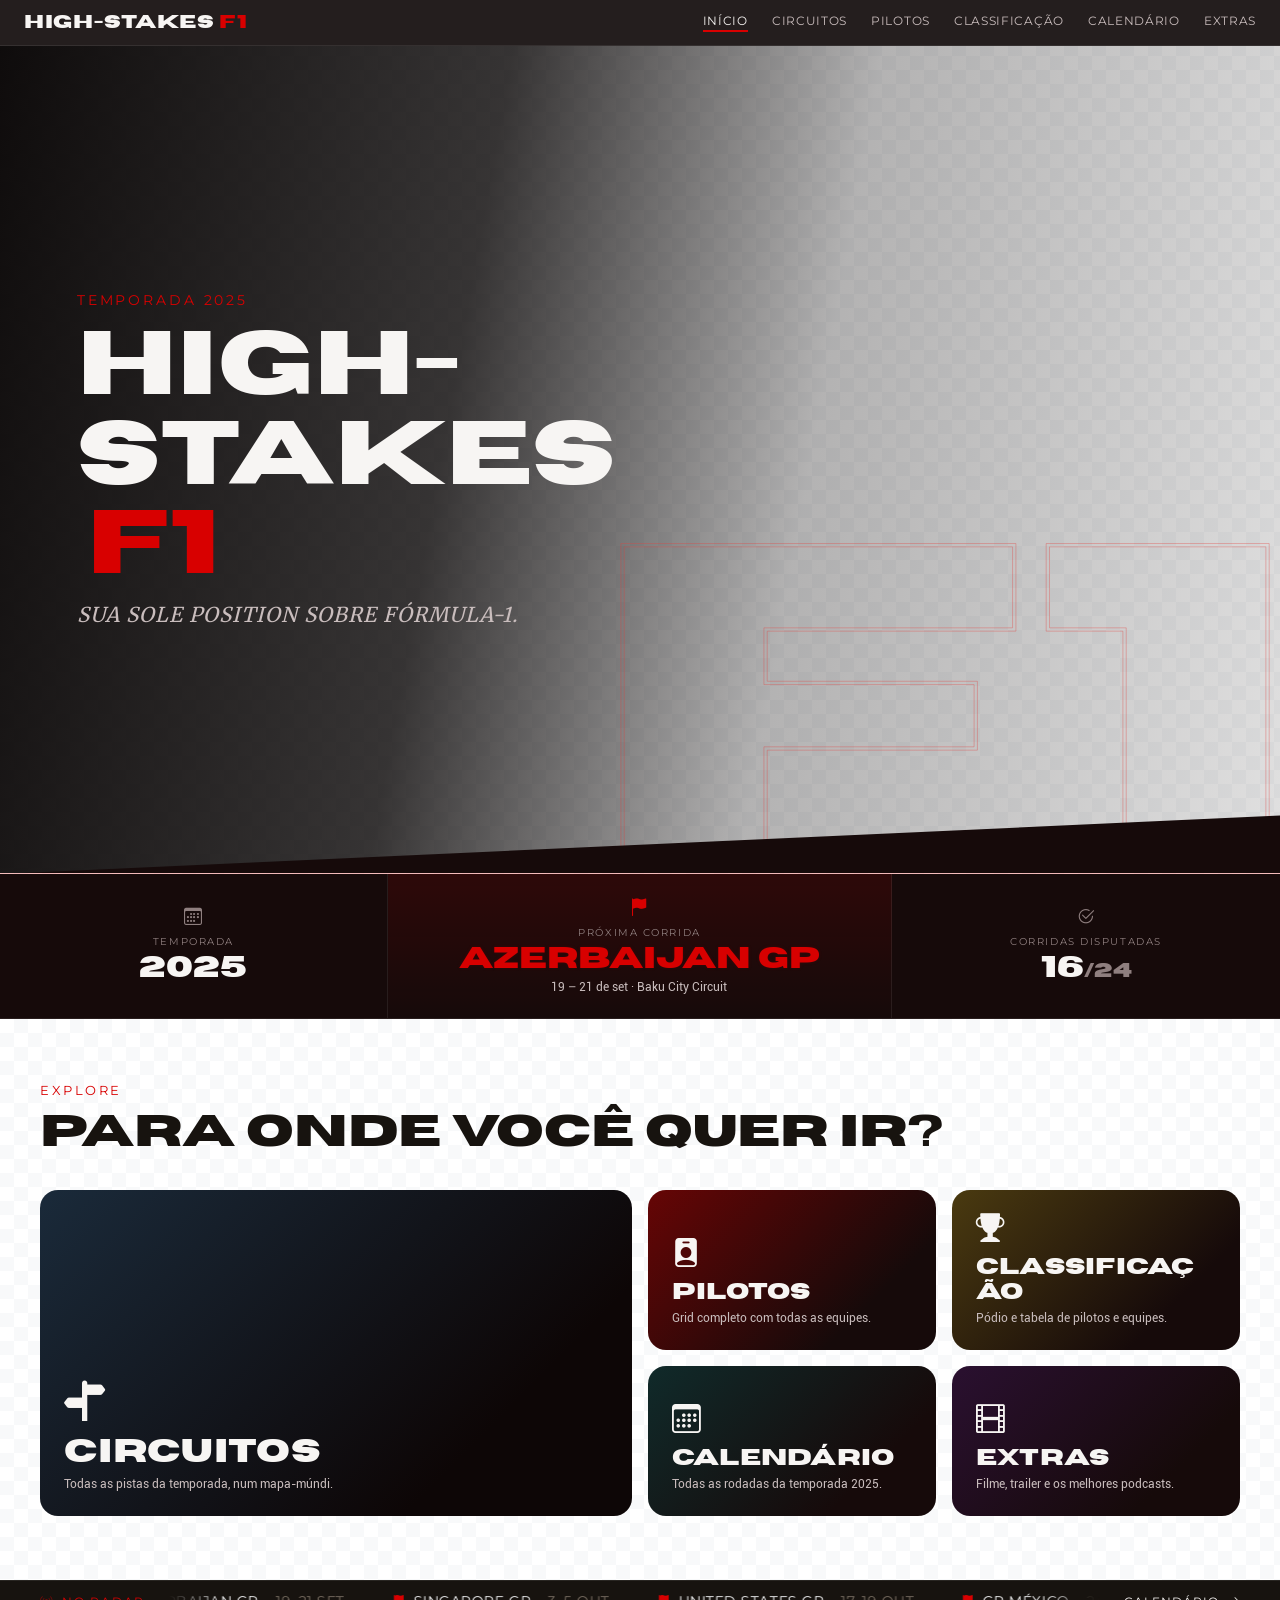
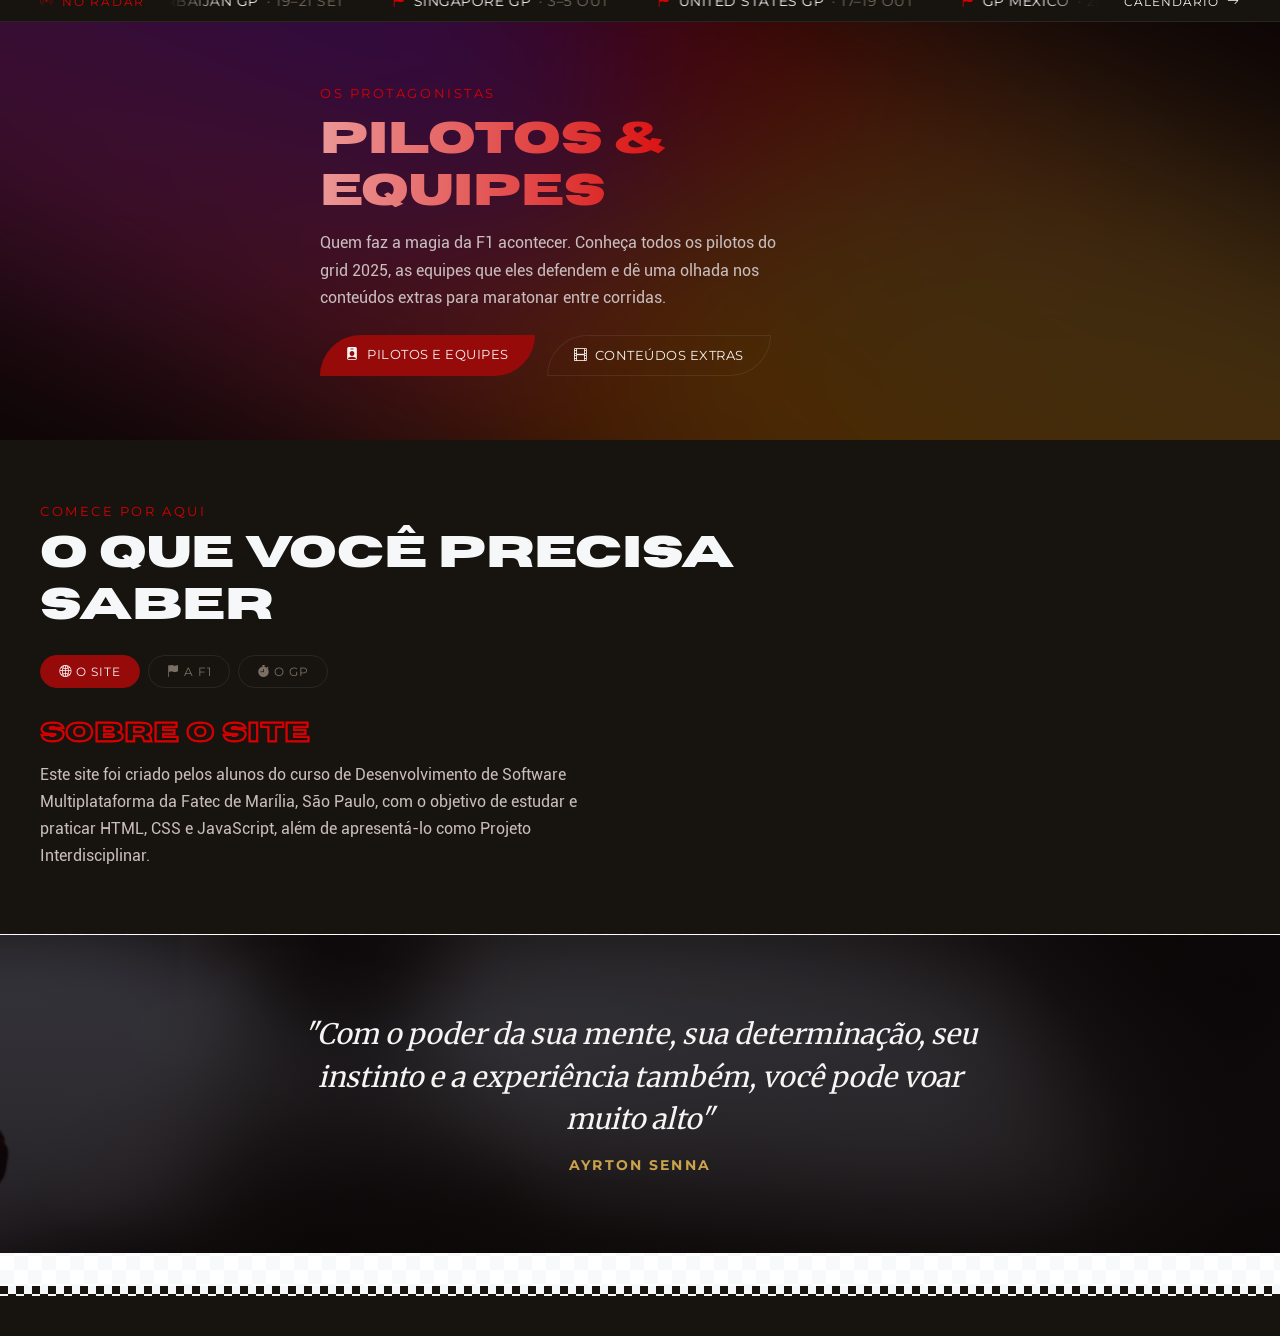
<file: index.html>
<!DOCTYPE html>
<html lang="pt-br">
<head>
    <meta charset="UTF-8">
    <title>HIGH-STAKES F1</title>
    <meta http-equiv="refresh" content="0; url=PI/PRINCIPAL.html">
    <link rel="canonical" href="PI/PRINCIPAL.html">
</head>
<body>
    <p>Redirecionando para <a href="PI/PRINCIPAL.html">HIGH-STAKES F1</a>...</p>
</body>
</html>
</file>
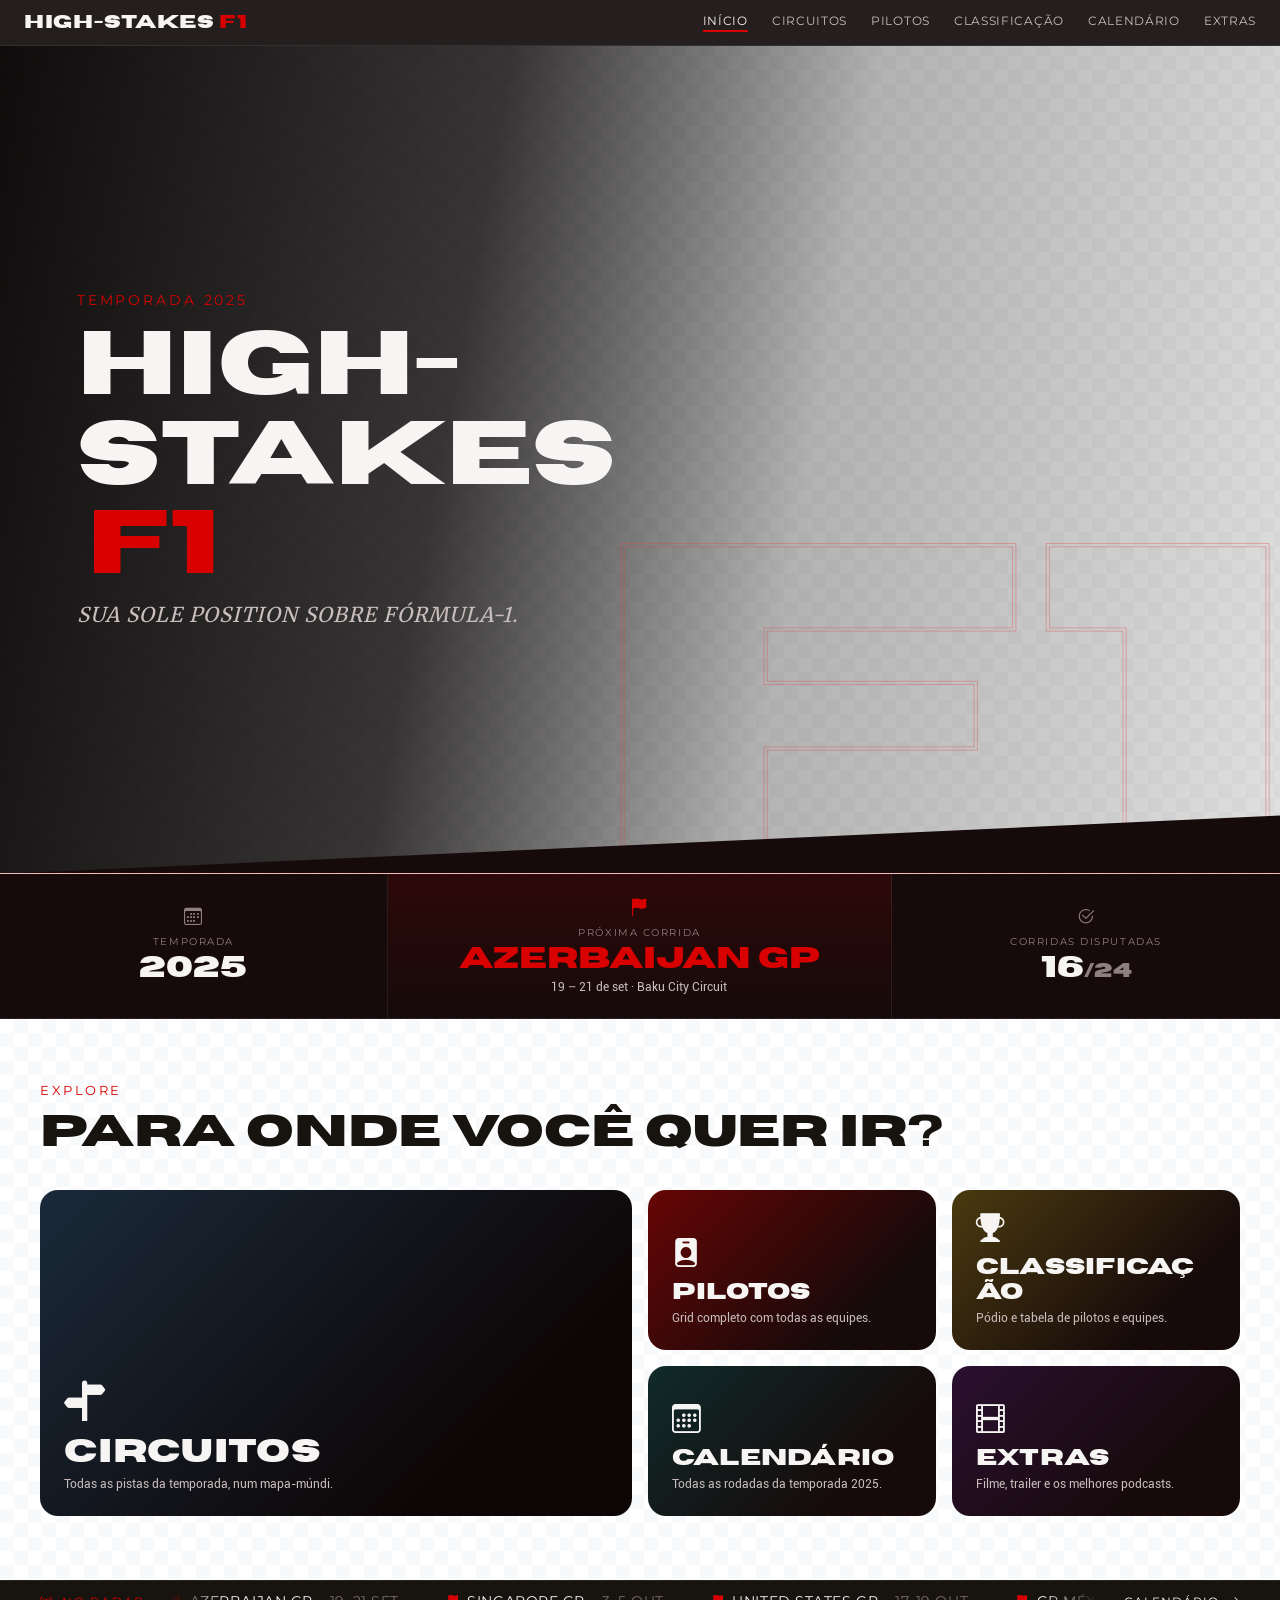
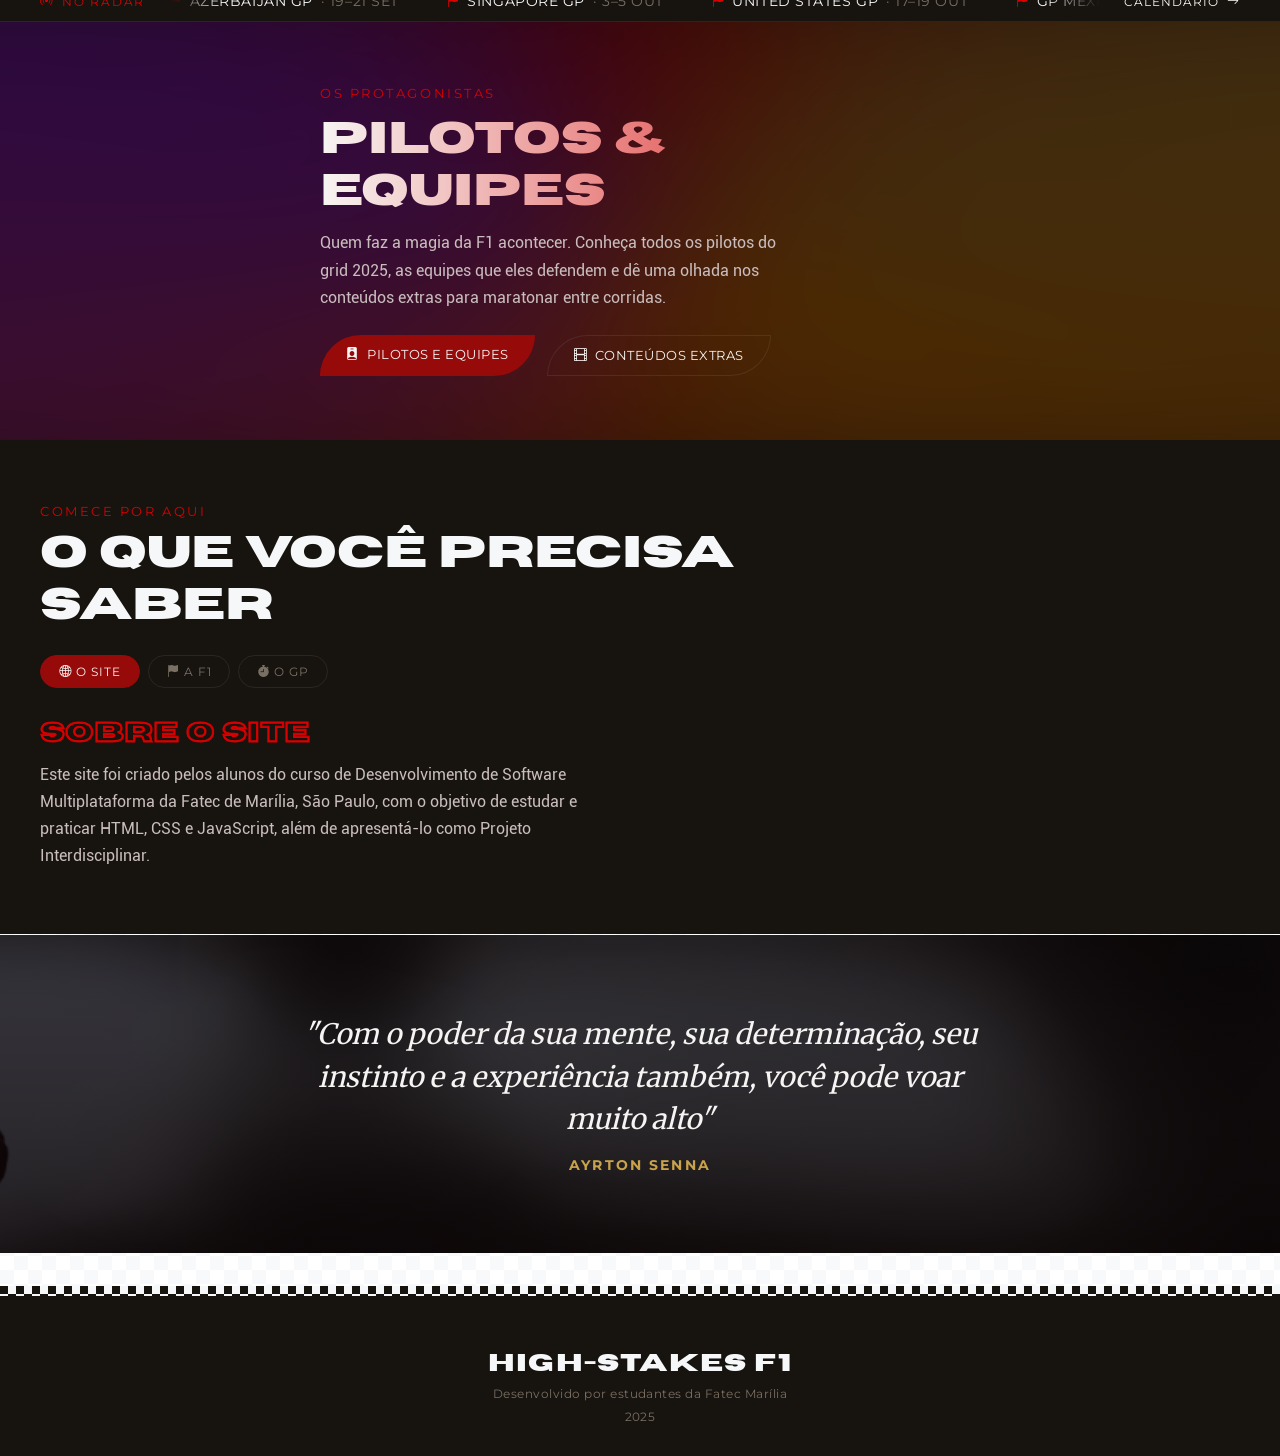
<file: PI/PRINCIPAL.html>
<!DOCTYPE html>
<html lang="pt-br">
    <head>
        <meta charset="UTF-8">
        <meta name="viewport" content="width=device-width, initial-scale=1.0">
        <link rel="stylesheet" href="https://cdn.jsdelivr.net/npm/bootstrap-icons@1.11.3/font/bootstrap-icons.css">
        <link rel="stylesheet" href="CSS/global.css">
        <link rel="stylesheet" href="PRINCIPAL.css">
        <link rel="shortcut icon" href="Midias/Imagens/icone/favicon.ico" type="image/x-icon">
        <title>HIGH-STAKES</title>
        <script type="text/javascript">
            (function(c,l,a,r,i,t,y){
                c[a]=c[a]||function(){(c[a].q=c[a].q||[]).push(arguments)};
                t=l.createElement(r);t.async=1;t.src="https://www.clarity.ms/tag/"+i;
                y=l.getElementsByTagName(r)[0];y.parentNode.insertBefore(t,y);
            })(window, document, "clarity", "script", "zbjz1bzq8v");
        </script>
    </head>
    <body>
        <header class="global-nav">
            <div class="global-nav__inner">
                <a class="global-nav__logo" href="PRINCIPAL.html">HIGH-STAKES <span>F1</span></a>
                <input type="checkbox" id="global-nav-toggle" class="global-nav__toggle-input visually-hidden">
                <label for="global-nav-toggle" class="global-nav__toggle-label" aria-label="Abrir menu">&#9776;</label>
                <label for="global-nav-toggle" class="global-nav__overlay" aria-hidden="true"></label>
                <ul class="global-nav__links">
                    <li><a href="PRINCIPAL.html" class="is-active"><i class="bi bi-house-door-fill"></i>INÍCIO</a></li>
                    <li><a href="HTML/corr.html"><i class="bi bi-signpost-split-fill"></i>CIRCUITOS</a></li>
                    <li><a href="HTML/corredores.html"><i class="bi bi-person-badge-fill"></i>PILOTOS</a></li>
                    <li><a href="HTML/classificacao.html"><i class="bi bi-trophy-fill"></i>CLASSIFICAÇÃO</a></li>
                    <li><a href="HTML/data.html"><i class="bi bi-calendar3"></i>CALENDÁRIO</a></li>
                    <li><a href="HTML/CE.html"><i class="bi bi-film"></i>EXTRAS</a></li>
                </ul>
            </div>
        </header>
        <header class="site-header hero">
            <div class="hero-inner">
                <span class="hero-kicker">TEMPORADA 2025</span>
                <h1>HIGH-STAKES <span id="K1">F1</span></h1>
                <p>SUA SOLE POSITION SOBRE FÓRMULA-1.</p>
            </div>
        </header>

        <!-- ---------- Pulse strip: season at a glance ---------- -->
        <section class="pulse">
            <div class="pulse__item">
                <i class="bi bi-calendar3 pulse__icon"></i>
                <span class="pulse__label">TEMPORADA</span>
                <strong class="pulse__value">2025</strong>
            </div>
            <div class="pulse__item pulse__item--accent">
                <i class="bi bi-flag-fill pulse__icon"></i>
                <span class="pulse__label">PRÓXIMA CORRIDA</span>
                <strong class="pulse__value">Azerbaijan GP</strong>
                <span class="pulse__sub">19 – 21 de set · Baku City Circuit</span>
            </div>
            <div class="pulse__item">
                <i class="bi bi-check2-circle pulse__icon"></i>
                <span class="pulse__label">CORRIDAS DISPUTADAS</span>
                <strong class="pulse__value">16<span class="pulse__of">/24</span></strong>
            </div>
        </section>

        <main>
            <!-- ---------- Explore: bento grid navigation ---------- -->
            <section class="explore">
                <div class="explore__head">
                    <span class="page-kicker">EXPLORE</span>
                    <h2>Para onde você quer ir?</h2>
                </div>
                <div class="explore__grid">
                    <a href="HTML/corr.html" class="explore__card explore__card--circuits">
                        <i class="bi bi-signpost-split-fill explore__icon"></i>
                        <h3>Circuitos</h3>
                        <p>Todas as pistas da temporada, num mapa-múndi.</p>
                    </a>
                    <a href="HTML/corredores.html" class="explore__card explore__card--drivers">
                        <i class="bi bi-person-badge-fill explore__icon"></i>
                        <h3>Pilotos</h3>
                        <p>Grid completo com todas as equipes.</p>
                    </a>
                    <a href="HTML/classificacao.html" class="explore__card explore__card--standings">
                        <i class="bi bi-trophy-fill explore__icon"></i>
                        <h3>Classificação</h3>
                        <p>Pódio e tabela de pilotos e equipes.</p>
                    </a>
                    <a href="HTML/data.html" class="explore__card explore__card--calendar">
                        <i class="bi bi-calendar3 explore__icon"></i>
                        <h3>Calendário</h3>
                        <p>Todas as rodadas da temporada 2025.</p>
                    </a>
                    <a href="HTML/CE.html" class="explore__card explore__card--extras">
                        <i class="bi bi-film explore__icon"></i>
                        <h3>Extras</h3>
                        <p>Filme, trailer e os melhores podcasts.</p>
                    </a>
                </div>
            </section>

            <!-- ---------- Ticker: continuous scrolling race radar ---------- -->
            <section class="ticker">
                <span class="ticker__label"><i class="bi bi-broadcast"></i> NO RADAR</span>
                <div class="ticker__viewport">
                    <div class="ticker__track">
                        <div class="ticker__group">
                            <span><i class="bi bi-flag-fill"></i> AZERBAIJAN GP <b>· 19–21 SET</b></span>
                            <span><i class="bi bi-flag-fill"></i> SINGAPORE GP <b>· 3–5 OUT</b></span>
                            <span><i class="bi bi-flag-fill"></i> UNITED STATES GP <b>· 17–19 OUT</b></span>
                            <span><i class="bi bi-flag-fill"></i> GP MÉXICO <b>· 24–26 OUT</b></span>
                        </div>
                        <div class="ticker__group" aria-hidden="true">
                            <span><i class="bi bi-flag-fill"></i> AZERBAIJAN GP <b>· 19–21 SET</b></span>
                            <span><i class="bi bi-flag-fill"></i> SINGAPORE GP <b>· 3–5 OUT</b></span>
                            <span><i class="bi bi-flag-fill"></i> UNITED STATES GP <b>· 17–19 OUT</b></span>
                            <span><i class="bi bi-flag-fill"></i> GP MÉXICO <b>· 24–26 OUT</b></span>
                        </div>
                    </div>
                </div>
                <a href="HTML/data.html" class="ticker__cta">CALENDÁRIO <i class="bi bi-arrow-right"></i></a>
            </section>

            <!-- ---------- Drivers spotlight ---------- -->
            <section class="spotlight">
                <div class="spotlight__text">
                    <span class="page-kicker">OS PROTAGONISTAS</span>
                    <h2>Pilotos &amp; equipes</h2>
                    <p>Quem faz a magia da F1 acontecer. Conheça todos os pilotos do grid 2025, as equipes que eles defendem e dê uma olhada nos conteúdos extras para maratonar entre corridas.</p>
                    <div class="spotlight__actions">
                        <a href="HTML/corredores.html" class="btn btn-primary"><i class="bi bi-person-badge-fill"></i> PILOTOS E EQUIPES</a>
                        <a href="HTML/CE.html" class="btn btn-ghost"><i class="bi bi-film"></i> CONTEÚDOS EXTRAS</a>
                    </div>
                </div>
            </section>

            <!-- ---------- Explainer: CSS-only tabbed glossary ---------- -->
            <section class="explainer">
                <div class="explainer__text">
                    <span class="page-kicker">COMECE POR AQUI</span>
                    <h2>O que você precisa saber</h2>

                    <input type="radio" name="explainer-tab" id="tab-site" class="visually-hidden" checked>
                    <input type="radio" name="explainer-tab" id="tab-f1" class="visually-hidden">
                    <input type="radio" name="explainer-tab" id="tab-corrida" class="visually-hidden">
                    <div class="explainer__switch">
                        <label for="tab-site"><i class="bi bi-globe2"></i> O SITE</label>
                        <label for="tab-f1"><i class="bi bi-flag-fill"></i> A F1</label>
                        <label for="tab-corrida"><i class="bi bi-stopwatch-fill"></i> O GP</label>
                    </div>

                    <div class="explainer__panel panel-site">
                        <h3>Sobre o <span id="site">SITE</span></h3>
                        <p>Este site foi criado pelos alunos do curso de Desenvolvimento de Software Multiplataforma da Fatec de Marília, São Paulo, com o objetivo de estudar e praticar HTML, CSS e JavaScript, além de apresentá-lo como Projeto Interdisciplinar.</p>
                    </div>
                    <div class="explainer__panel panel-f1">
                        <h3 id="site" >Fórmula 1</h3>
                        <p>É a categoria mais avançada do esporte a motor, que começou em 1950, e é regulamentada pela Federação Internacional do Automobilismo. A palavra "Fórmula" no nome se refere ao conjunto de regras que todos os carros dos pilotos devem estar em conformidade.</p>
                        <a href="https://www.formula1.com/" target="_blank" class="btn btn-ghost">SITE OFICIAL <i class="bi bi-box-arrow-up-right"></i></a>
                    </div>
                    <div class="explainer__panel panel-corrida">
                        <h3 id="site" >Corridas</h3>
                        <p>A corrida é chamada de GP, abreviação de Grand Prix — Grande Prêmio, no nosso idioma. Cada GP tem um número definido de voltas de acordo com a extensão do circuito e do tempo gasto para dar uma volta, com duração de cerca de 2 horas.</p>
                        <a href="HTML/corr.html" class="btn btn-ghost">VER CIRCUITOS <i class="bi bi-arrow-right"></i></a>
                    </div>
                </div>
            </section>
        </main>

        <aside id="SITA">
            <p>"Com o poder da sua mente, sua determinação, seu instinto e a experiência também, você pode voar muito alto"</p>
            <h4>AYRTON SENNA</h4>
        </aside>
        <footer>
            <div id="rodape">
                <h2>HIGH-STAKES F1</h2>
                <p>Desenvolvido por estudantes da Fatec Marília</p>
                <p>2025</p>
            </div>
        </footer>
    </body>
</html>
</file>
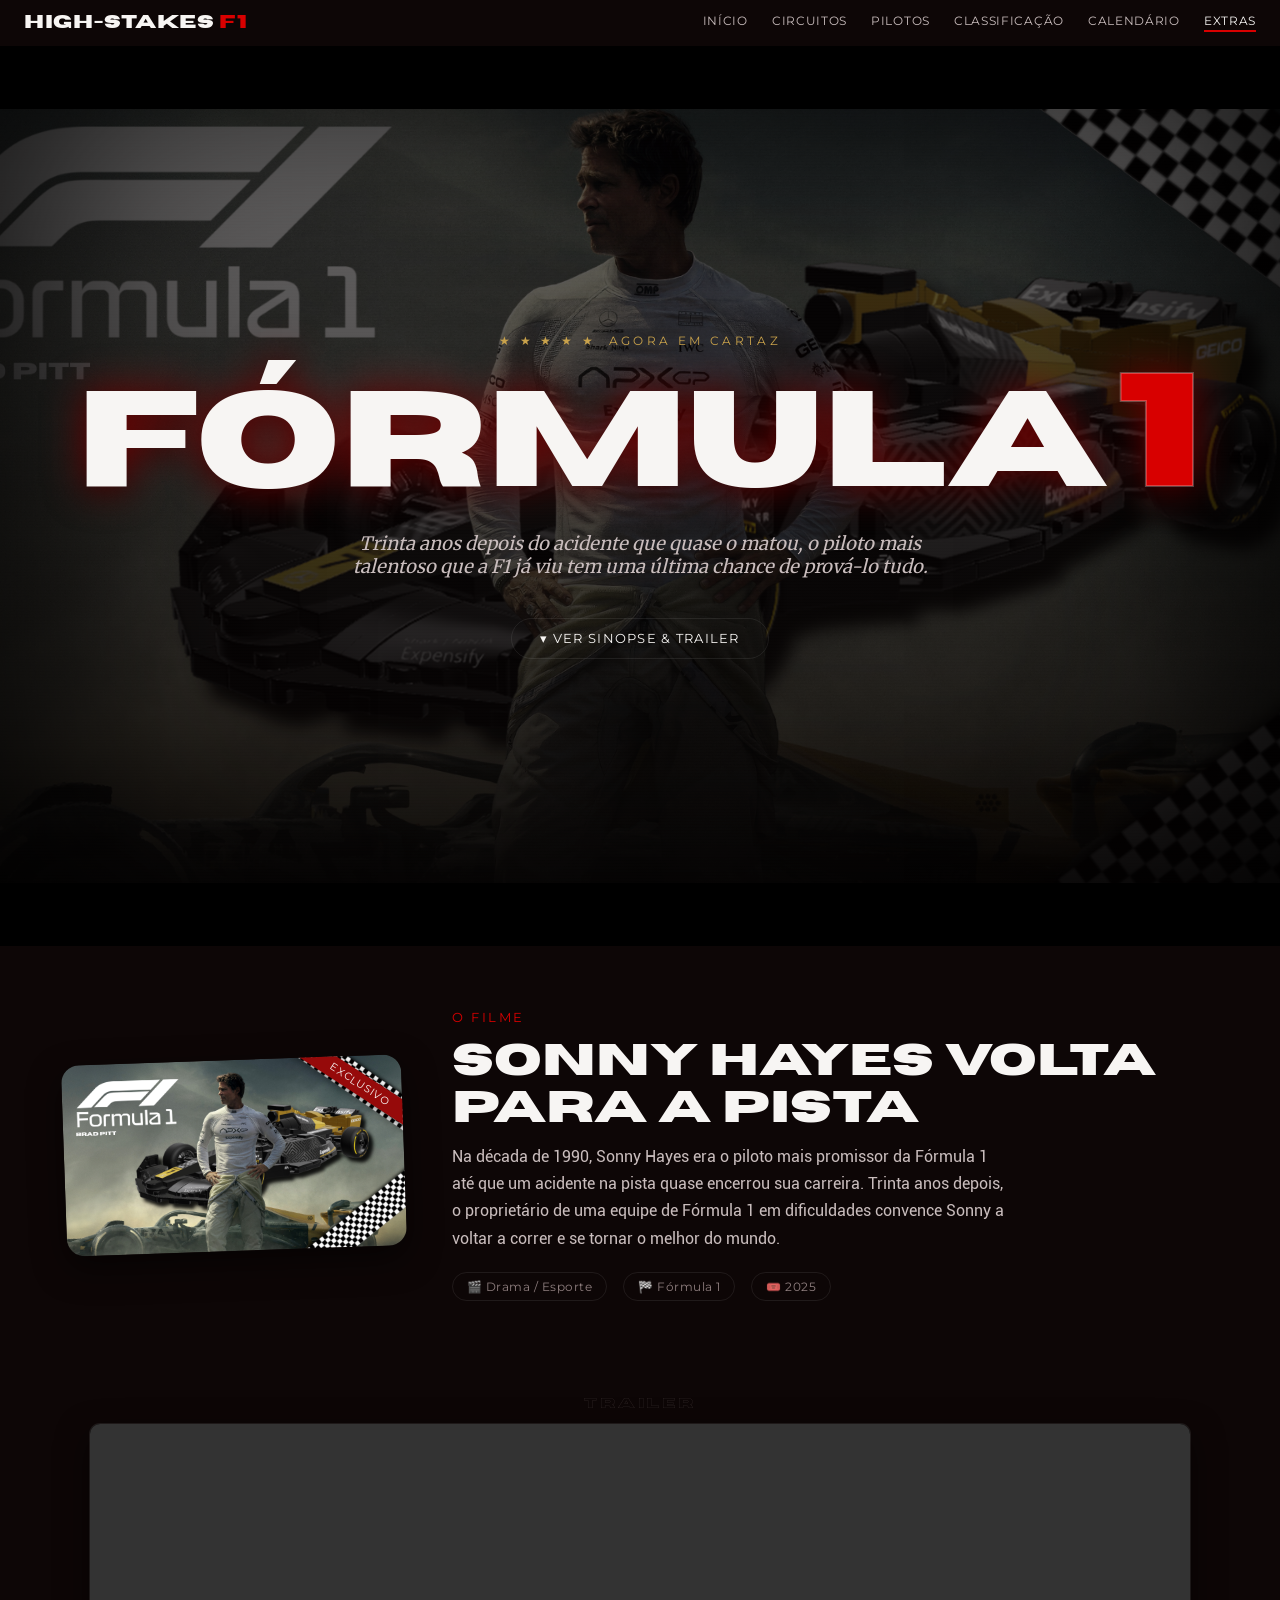
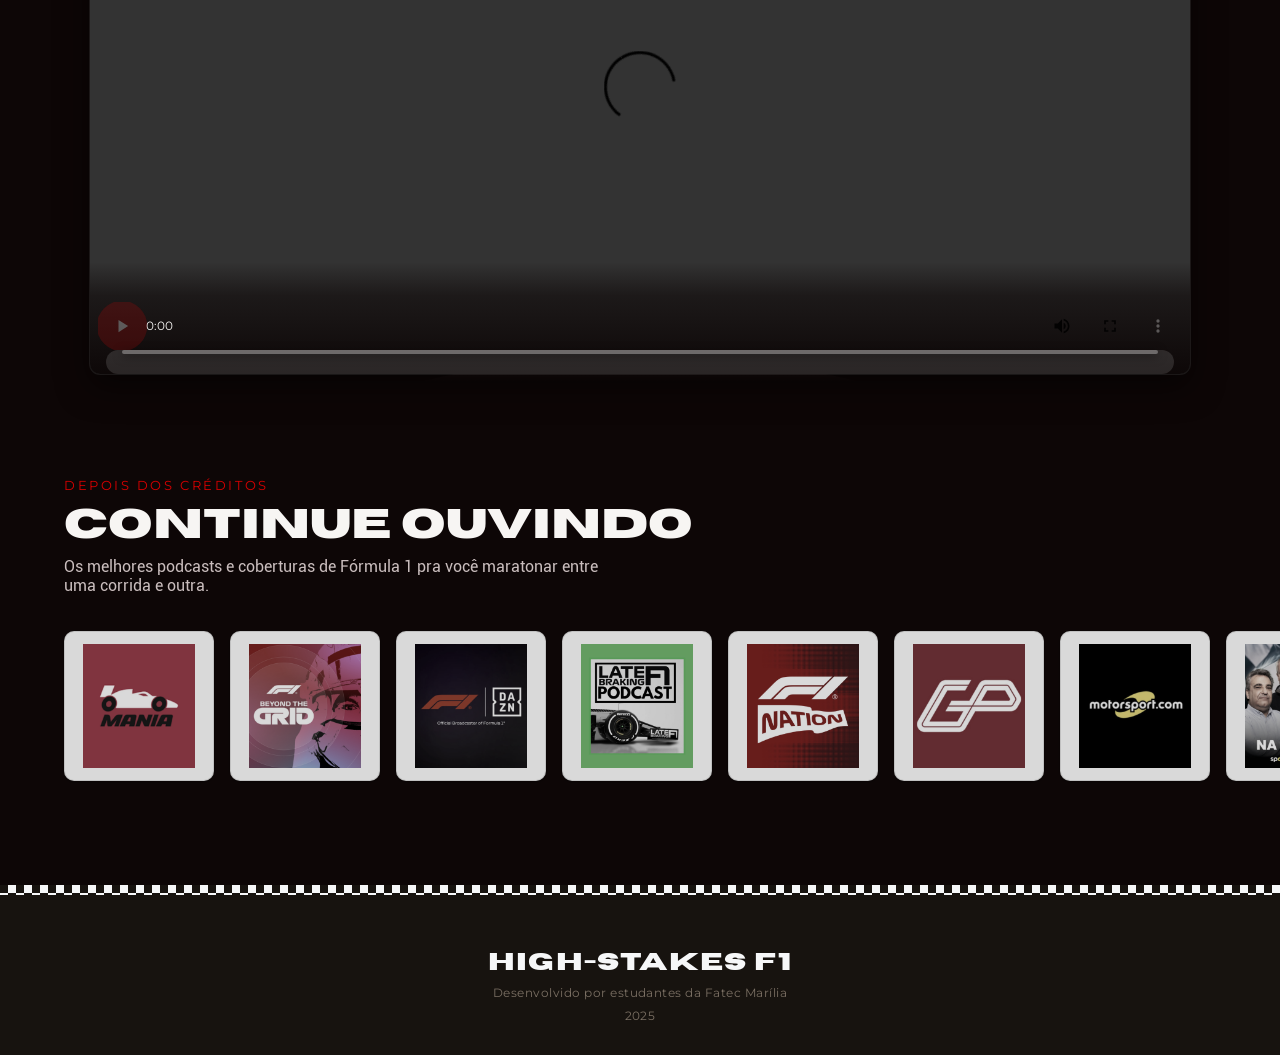
<file: PI/HTML/CE.html>
<!DOCTYPE html>
<html lang="pt-br">
<head>
    <meta charset="UTF-8">
    <link rel="stylesheet" href="https://cdn.jsdelivr.net/npm/bootstrap-icons@1.11.3/font/bootstrap-icons.css">
    <link rel="stylesheet" href="../CSS/global.css">
    <link rel="stylesheet" href="../CSS/CE.css">
    <link rel="shortcut icon" href="../Midias/Imagens/icone/favicon.ico" type="image/x-icon">
    <meta name="viewport" content="width=device-width, initial-scale=1.0">
    <title>EXTRAS</title>
    <script type="text/javascript">
        (function(c,l,a,r,i,t,y){
            c[a]=c[a]||function(){(c[a].q=c[a].q||[]).push(arguments)};
            t=l.createElement(r);t.async=1;t.src="https://www.clarity.ms/tag/"+i;
            y=l.getElementsByTagName(r)[0];y.parentNode.insertBefore(t,y);
        })(window, document, "clarity", "script", "zbjz1bzq8v");
    </script>
</head>
<body>
    <header class="global-nav global-nav--onscreen">
        <div class="global-nav__inner">
            <a class="global-nav__logo" href="../PRINCIPAL.html">HIGH-STAKES <span>F1</span></a>
            <input type="checkbox" id="global-nav-toggle" class="global-nav__toggle-input visually-hidden">
            <label for="global-nav-toggle" class="global-nav__toggle-label" aria-label="Abrir menu">&#9776;</label>
            <label for="global-nav-toggle" class="global-nav__overlay" aria-hidden="true"></label>
            <ul class="global-nav__links">
                <li><a href="../PRINCIPAL.html"><i class="bi bi-house-door-fill"></i>INÍCIO</a></li>
                <li><a href="corr.html"><i class="bi bi-signpost-split-fill"></i>CIRCUITOS</a></li>
                <li><a href="corredores.html"><i class="bi bi-person-badge-fill"></i>PILOTOS</a></li>
                <li><a href="classificacao.html"><i class="bi bi-trophy-fill"></i>CLASSIFICAÇÃO</a></li>
                <li><a href="data.html"><i class="bi bi-calendar3"></i>CALENDÁRIO</a></li>
                <li><a href="CE.html" class="is-active"><i class="bi bi-film"></i>EXTRAS</a></li>
            </ul>
        </div>
    </header>

    <header class="cine-hero">
        <div class="cine-bar cine-bar--top"></div>
        <div class="cine-bar cine-bar--bottom"></div>
        <div class="cine-grain"></div>
        <div class="cine-vignette"></div>
        <div class="cine-hero__inner">
            <span class="cine-tag">★ ★ ★ ★ ★&nbsp; AGORA EM CARTAZ</span>
            <h1 class="cine-title"><span>FÓRMULA</span><span class="cine-title__num">1</span></h1>
            <p class="cine-tagline">Trinta anos depois do acidente que quase o matou, o piloto mais talentoso que a F1 já viu tem uma última chance de prová-lo tudo.</p>
            <a href="#FILME" class="cine-cta">▾ VER SINOPSE &amp; TRAILER</a>
        </div>
    </header>

    <main>
        <section id="FILME" class="screening">
            <div class="screening__frame">
                <div class="screening__poster">
                    <img src="../Midias/Imagens/poster1.png" alt="Pôster do filme Fórmula 1">
                    <span class="screening__ribbon">EXCLUSIVO</span>
                </div>
                <div class="screening__info">
                    <span class="page-kicker">O FILME</span>
                    <h2>Sonny Hayes volta<br>para a pista</h2>
                    <p>Na década de 1990, Sonny Hayes era o piloto mais promissor da Fórmula 1 até que um acidente na pista quase encerrou sua carreira. Trinta anos depois, o proprietário de uma equipe de Fórmula&nbsp;1 em dificuldades convence Sonny a voltar a correr e se tornar o melhor do mundo.</p>
                    <div class="screening__meta">
                        <span>🎬 Drama / Esporte</span>
                        <span>🏁 Fórmula 1</span>
                        <span>🎟️ 2025</span>
                    </div>
                </div>
            </div>

            <div class="screen-wrap">
                <div class="screen-wrap__glow"></div>
                <span class="screen-wrap__label">TRAILER</span>
                <div class="screen">
                    <video src="../Midias/videos/f1edit.mp4" controls></video>
                </div>
                <div class="screen-stand"></div>
            </div>
        </section>

        <section id="pod" class="aftershow">
            <div class="aftershow__head">
                <span class="page-kicker">DEPOIS DOS CRÉDITOS</span>
                <h2>Continue ouvindo</h2>
                <p>Os melhores podcasts e coberturas de Fórmula 1 pra você maratonar entre uma corrida e outra.</p>
            </div>
            <div class="reel">
                <div class="reel__track">
                    <a href="https://www.f1mania.net/podcast/" target="_blank" class="reel__card"><img src="../Midias/Imagens/pods/mmania.png" alt=""></a>
                    <a href="https://www.formula1.com/en/latest/tags/beyond-the-grid.63HGi6Q0grEg1ToZBtPNQ9" target="_blank" class="reel__card"><img src="../Midias/Imagens/pods/beyondgrid.png" alt=""></a>
                    <a href="https://www.dazn.com/pt-BR/competition/Competition:1m5x4n07f2kqkiczebja5etiq" target="_blank" class="reel__card"><img src="../Midias/Imagens/pods/dazn.png" alt=""></a>
                    <a href="https://www.latebrakingpodcast.com/" target="_blank" class="reel__card"><img src="../Midias/Imagens/pods/braking late.png" alt=""></a>
                    <a href="https://www.formula1.com/en/latest/tags/f1-nation.4OP1JyE2Om4LVtCmDTIlPN" target="_blank" class="reel__card"><img src="../Midias/Imagens/pods/f1nation.png" alt=""></a>
                    <a href="https://www.grandepremio.com.br/podcasts/" target="_blank" class="reel__card"><img src="../Midias/Imagens/pods/grandepremio.png" alt=""></a>
                    <a href="https://open.spotify.com/show/5ikPuUzoDurzL3ep7BH6tL" target="_blank" class="reel__card"><img src="../Midias/Imagens/pods/otosport.png" alt=""></a>
                    <a href="https://www.sporttv.pt/podcast-f1-na-sport-tv" target="_blank" class="reel__card"><img src="../Midias/Imagens/pods/sporttv.png" alt=""></a>
                    <a href="https://www.the-race.com/" target="_blank" class="reel__card"><img src="../Midias/Imagens/pods/the race.png" alt=""></a>
                    <a href="https://open.spotify.com/show/44WOouSMPldxafMFCKT3gA" target="_blank" class="reel__card"><img src="../Midias/Imagens/pods/xadrez.png" alt=""></a>
                </div>
            </div>
        </section>
    </main>

    <footer>
        <div id="rodape">
            <h2>HIGH-STAKES F1</h2>
            <p>Desenvolvido por estudantes da Fatec Marília</p>
            <p>2025</p>
        </div>
    </footer>
</body>
</html>
</file>
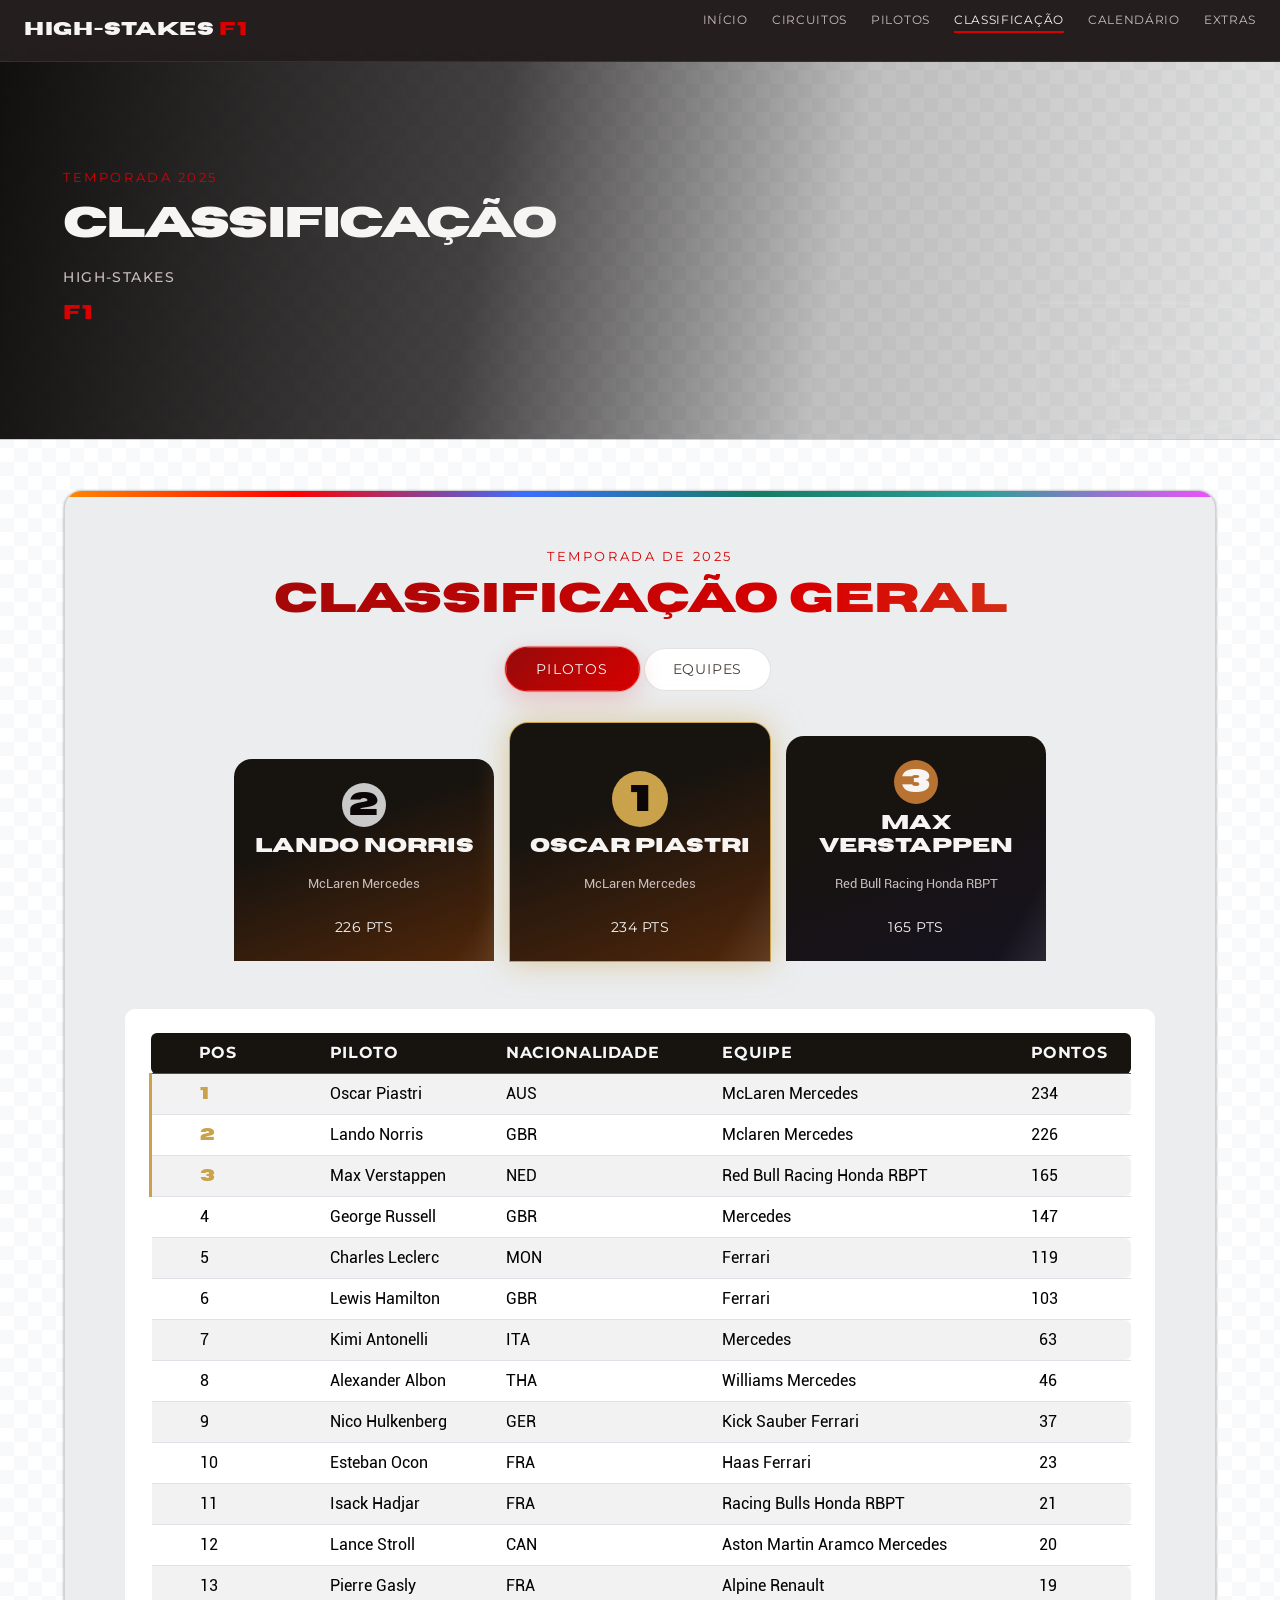
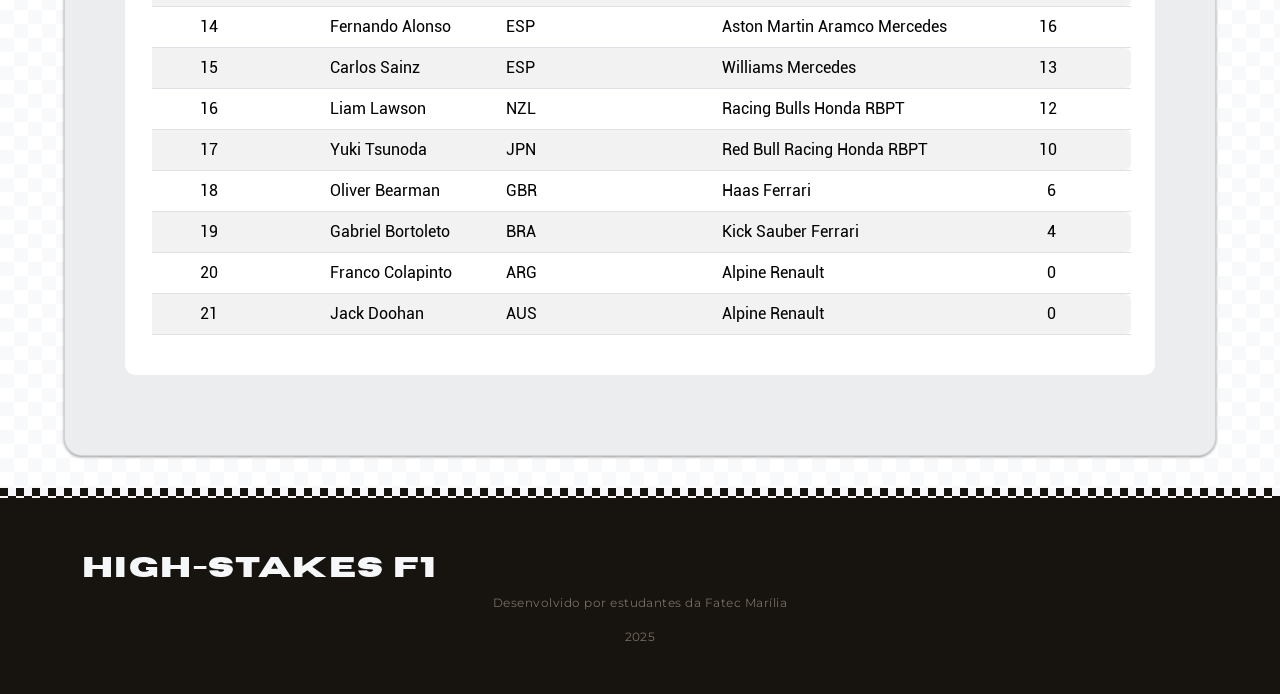
<file: PI/HTML/classificacao.html>
<!DOCTYPE html>
<html lang="pt-br">
    <head>
        <meta charset="utf-8">
        <title>CLASSIFICAÇÃO</title>
        <script type="text/javascript">
            (function(c,l,a,r,i,t,y){
                c[a]=c[a]||function(){(c[a].q=c[a].q||[]).push(arguments)};
                t=l.createElement(r);t.async=1;t.src="https://www.clarity.ms/tag/"+i;
                y=l.getElementsByTagName(r)[0];y.parentNode.insertBefore(t,y);
            })(window, document, "clarity", "script", "zbjz1bzq8v");
        </script>
        <link rel="shortcut icon" href="../Midias/Imagens/icone/favicon.ico" type="image/x-icon">
        <meta name="viewport" content="width=device-width, initial-scale=1">
        <link rel="stylesheet" href="https://cdn.jsdelivr.net/npm/bootstrap@5.3.6/dist/css/bootstrap.min.css" integrity="sha384-4Q6Gf2aSP4eDXB8Miphtr37CMZZQ5oXLH2yaXMJ2w8e2ZtHTl7GptT4jmndRuHDT" crossorigin="anonymous">
        <link rel="stylesheet" href="https://cdn.jsdelivr.net/npm/bootstrap-icons@1.11.3/font/bootstrap-icons.css">
        <link rel="stylesheet" href="../CSS/global.css">
        <link rel="stylesheet" href="../CSS/classificacao.css" type="text/css">
    </head>
    <body id="body">
        <header class="global-nav">
            <div class="global-nav__inner">
                <a class="global-nav__logo" href="../PRINCIPAL.html">HIGH-STAKES <span>F1</span></a>
                <input type="checkbox" id="global-nav-toggle" class="global-nav__toggle-input visually-hidden">
                <label for="global-nav-toggle" class="global-nav__toggle-label" aria-label="Abrir menu">&#9776;</label>
                <label for="global-nav-toggle" class="global-nav__overlay" aria-hidden="true"></label>
                <ul class="global-nav__links">
                    <li><a href="../PRINCIPAL.html"><i class="bi bi-house-door-fill"></i>INÍCIO</a></li>
                    <li><a href="corr.html"><i class="bi bi-signpost-split-fill"></i>CIRCUITOS</a></li>
                    <li><a href="corredores.html"><i class="bi bi-person-badge-fill"></i>PILOTOS</a></li>
                    <li><a href="classificacao.html" class="is-active"><i class="bi bi-trophy-fill"></i>CLASSIFICAÇÃO</a></li>
                    <li><a href="data.html"><i class="bi bi-calendar3"></i>CALENDÁRIO</a></li>
                    <li><a href="CE.html"><i class="bi bi-film"></i>EXTRAS</a></li>
                </ul>
            </div>
        </header>
        <nav class="navbar navbar-expand-lg">
            <div class="container-fluid">
                <div class="col-12" id="D3">
                    <span class="page-kicker">TEMPORADA 2025</span>
                    <h1>CLASSIFICAÇÃO</h1>
                    <h2>HIGH-STAKES</h2>
                    <h3>F1</h3>
                </div>
            </div>
        </nav>
        <main class="container-fluid p-4" id="classifi">
            <section class="mb-4" id="PC">
                <span class="page-kicker">TEMPORADA DE 2025</span>
                <h1>CLASSIFICAÇÃO GERAL</h1>

                <input type="radio" name="standings-view" id="tab-pilotos" class="visually-hidden" checked>
                <input type="radio" name="standings-view" id="tab-equipes" class="visually-hidden">
                <div class="tab-switch">
                    <label for="tab-pilotos">Pilotos</label>
                    <label for="tab-equipes">Equipes</label>
                </div>

                <section class="tab-panel panel-pilotos">
                    <div class="podium">
                        <div class="podium-card p2 mclaren">
                            <span class="podium-pos">2</span>
                            <h3>Lando Norris</h3>
                            <p class="podium-team">McLaren Mercedes</p>
                            <span class="podium-pts">226 PTS</span>
                        </div>
                        <div class="podium-card p1 mclaren">
                            <span class="podium-pos">1</span>
                            <h3>Oscar Piastri</h3>
                            <p class="podium-team">McLaren Mercedes</p>
                            <span class="podium-pts">234 PTS</span>
                        </div>
                        <div class="podium-card p3 oracle">
                            <span class="podium-pos">3</span>
                            <h3>Max Verstappen</h3>
                            <p class="podium-team">Red Bull Racing Honda RBPT</p>
                            <span class="podium-pts">165 PTS</span>
                        </div>
                    </div>
                <div class="container">
                    <div class="row">
                        <div class="table-responsive">
                            <div class="container bg-custom p-4">
                            <table class="table table-striped">
                                <thead class="table-dark">
                                    <tr>
                                        <th class="fw-bold text-uppercase px-5 rounded-start">Pos</th>
                                        <th class="fw-bold text-uppercase">Piloto</th>
                                        <th class="fw-bold text-uppercase">Nacionalidade</th>
                                        <th class="fw-bold text-uppercase">Equipe</th>
                                        <th class="fw-bold text-uppercase rounded-end pe-0">Pontos</th>
                                    </tr>
                                </thead>
                                <tbody>
                                    <tr>
                                        <td class="px-5">1</td>
                                        <td>Oscar Piastri</td>
                                        <td>AUS</td>
                                        <td>McLaren Mercedes</td>
                                        <td class="rounded-end">234</td>
                                    </tr>
                                    <tr>
                                        <td class="px-5">2</td>
                                        <td>Lando Norris</td>
                                        <td>GBR</td>
                                        <td>Mclaren Mercedes</td>
                                        <td class="rounded-end">226</td>
                                    </tr>
                                    <tr>
                                        <td class="px-5">3</td>
                                        <td>Max Verstappen</td>
                                        <td>NED</td>
                                        <td>Red Bull Racing Honda RBPT</td>
                                        <td class="rounded-end">165</td>
                                    </tr>
                                        <td class="px-5">4</td>
                                        <td>George Russell</td>
                                        <td>GBR</td>
                                        <td>Mercedes</td>
                                        <td class="rounded-end">147</td>
                                    </tr>
                                    <tr>
                                        <td class="px-5">5</td>
                                        <td>Charles Leclerc</td>
                                        <td>MON</td>
                                        <td>Ferrari</td>
                                        <td class="rounded-end">119</td>
                                    </tr>
                                    <tr>
                                        <td class="px-5">6</td>
                                        <td>Lewis Hamilton</td>
                                        <td>GBR</td>
                                        <td>Ferrari</td>
                                        <td class="rounded-end">103</td>
                                    </tr>
                                    <tr>
                                        <td class="px-5">7</td>
                                        <td>Kimi Antonelli</td>
                                        <td>ITA</td>
                                        <td>Mercedes</td>
                                        <td class="rounded-end text-start ps-3">63</td>
                                    </tr>
                                    <tr>
                                        <td class="px-5">8</td>
                                        <td>Alexander Albon</td>
                                        <td>THA</td>
                                        <td>Williams Mercedes</td>
                                        <td class="rounded-end text-start ps-3">46</td>
                                    </tr>
                                    <tr>
                                        <td class="px-5">9</td>
                                        <td>Nico Hulkenberg</td>
                                        <td>GER</td>
                                        <td>Kick Sauber Ferrari</td>
                                        <td class="rounded-end text-start ps-3">37</td>
                                    </tr>
                                    <tr>
                                        <td class="px-5">10</td>
                                        <td>Esteban Ocon</td>
                                        <td>FRA</td>
                                        <td>Haas Ferrari</td>
                                        <td class="rounded-end text-start ps-3">23</td>
                                    </tr>
                                    <tr>
                                        <td class="px-5">11</td>
                                        <td>Isack Hadjar</td>
                                        <td>FRA</td>
                                        <td>Racing Bulls Honda RBPT</td>
                                        <td class="rounded-end text-start ps-3">21</td>
                                    </tr>
                                    <tr>
                                        <td class="px-5">12</td>
                                        <td>Lance Stroll</td>
                                        <td>CAN</td>
                                        <td>Aston Martin Aramco Mercedes</td>
                                        <td class="rounded-end text-start ps-3">20</td>
                                    </tr>
                                    <tr>
                                        <td class="px-5">13</td>
                                        <td>Pierre Gasly</td>
                                        <td>FRA</td>
                                        <td>Alpine Renault</td>
                                        <td class="rounded-end text-start ps-3">19</td>
                                    </tr>
                                    <tr>
                                        <td class="px-5">14</td>
                                        <td>Fernando Alonso</td>
                                        <td>ESP</td>
                                        <td>Aston Martin Aramco Mercedes</td>
                                        <td class="rounded-end text-start ps-3">16</td>
                                    </tr>
                                    <tr>
                                        <td class="px-5">15</td>
                                        <td>Carlos Sainz</td>
                                        <td>ESP</td>
                                        <td>Williams Mercedes</td>
                                        <td class="rounded-end text-start ps-3">13</td>
                                    </tr>
                                    <tr>
                                        <td class="px-5">16</td>
                                        <td>Liam Lawson</td>
                                        <td>NZL</td>
                                        <td>Racing Bulls Honda RBPT</td>
                                        <td class="rounded-end text-start ps-3">12</td>
                                    </tr>
                                    <tr>
                                        <td class="px-5">17</td>
                                        <td>Yuki Tsunoda</td>
                                        <td>JPN</td>
                                        <td>Red Bull Racing Honda RBPT</td>
                                        <td class="rounded-end text-start ps-3">10</td>
                                    </tr>
                                    <tr>
                                        <td class="px-5">18</td>
                                        <td>Oliver Bearman</td>
                                        <td>GBR</td>
                                        <td>Haas Ferrari</td>
                                        <td class="rounded-end text-start ps-4">6</td>
                                    </tr>
                                    <tr>
                                        <td class="px-5">19</td>
                                        <td>Gabriel Bortoleto</td>
                                        <td>BRA</td>
                                        <td>Kick Sauber Ferrari</td>
                                        <td class="rounded-end text-start ps-4">4</td>
                                    </tr>
                                    <tr>
                                        <td class="px-5">20</td>
                                        <td>Franco Colapinto</td>
                                        <td>ARG</td>
                                        <td>Alpine Renault</td>
                                        <td class="rounded-end text-start ps-4">0</td>
                                    </tr>
                                    <tr>
                                        <td class="px-5">21</td>
                                        <td>Jack Doohan</td>
                                        <td>AUS</td>
                                        <td>Alpine Renault</td>
                                        <td class="rounded-end text-start ps-4">0</td>
                                    </tr>
                                </tbody>
                            </table>
                        </div>
                        </div>
                    </div>
                </div>
                </section>

                <section class="tab-panel panel-equipes">
                    <div class="podium">
                        <div class="podium-card p2 ferrari">
                            <span class="podium-pos">2</span>
                            <h3>Ferrari</h3>
                            <span class="podium-pts">222 PTS</span>
                        </div>
                        <div class="podium-card p1 mclaren">
                            <span class="podium-pos">1</span>
                            <h3>McLaren</h3>
                            <span class="podium-pts">460 PTS</span>
                        </div>
                        <div class="podium-card p3 mercedes">
                            <span class="podium-pos">3</span>
                            <h3>Mercedes</h3>
                            <span class="podium-pts">210 PTS</span>
                        </div>
                    </div>
                <div class="container">
                    <div class="table-responsive">
                        <div class="container bg-custom p-4">
                            <table class="table table-striped">
                                <thead class="table-dark">
                                    <tr>
                                        <th class="fw-bold text-uppercase px-5 rounded-start">Pos</th>
                                        <th class="fw-bold text-uppercase">Equipe</th>
                                        <th class="fw-bold text-uppercase rounded-end text-end px-5">Pontos</th>
                                    </tr>
                                </thead>
                                <tbody>
                                    <tr>
                                        <td class="px-5 rounded-start">1</td>
                                        <td>McLaren</td>
                                        <td class="rounded-end text-end px-5">460</td>
                                    </tr>
                                    <tr>
                                        <td class="px-5 rounded-start">2</td>
                                        <td>Ferrari</td>
                                        <td class="rounded-end text-end px-5">222</td>
                                    </tr>
                                    <tr>
                                        <td class="px-5 rounded-start">3</td>
                                        <td>Mercedes</td>
                                        <td class="rounded-end text-end px-5">210</td>
                                    </tr>
                                    <tr>
                                        <td class="px-5 rounded-start">4</td>
                                        <td>Red Bull Racing</td>
                                        <td class="rounded-end text-end px-5">172</td>
                                    </tr>
                                    <tr>
                                        <td class="px-5 rounded-start">5</td>
                                        <td>Williams</td>
                                        <td class="rounded-end text-end px-5">59</td>
                                    </tr>
                                    <tr>
                                        <td class="px-5 rounded-start">6</td>
                                        <td>Kick Sauber</td>
                                        <td class="rounded-end text-end px-5">41</td>
                                    </tr>
                                    <tr>
                                        <td class="px-5 rounded-start">7</td>
                                        <td>Racing Bulls</td>
                                        <td class="rounded-end text-end px-5">36</td>
                                    </tr>
                                    <tr>
                                        <td class="px-5 rounded-start">8</td>
                                        <td>Aston Martin</td>
                                        <td class="rounded-end text-end px-5">36</td>
                                    </tr>
                                    <tr>
                                        <td class="px-5 rounded-start">9</td>
                                        <td>Haas</td>
                                        <td class="rounded-end text-end px-5">29</td>
                                    </tr>
                                    <tr>
                                        <td class="px-5 rounded-start">10</td>
                                        <td>Alpine</td>
                                        <td class="rounded-end text-end px-5">19</td>
                                    </tr>
                                </tbody>
                            </table>
                        </div>
                    </div>
                </div>
                </section>
            </section>
        </main>
        <footer>
            <div class="container-fluid d-flex flex-row align-items-center justify-content-evenly" id="rodape">
                <div class="container text-center">
                    <h3>HIGH-STAKES F1</h3>
                    <p>Desenvolvido por estudantes da Fatec Marília</p>
                    <p>2025</p>
                </div>
            </div>
        </footer>
        <script src="https://cdn.jsdelivr.net/npm/bootstrap@5.3.6/dist/js/bootstrap.bundle.min.js" integrity="sha384-j1CDi7MgGQ12Z7Qab0qlWQ/Qqz24Gc6BM0thvEMVjHnfYGF0rmFCozFSxQBxwHKO" crossorigin="anonymous"></script>
    </body>
</html>
</file>
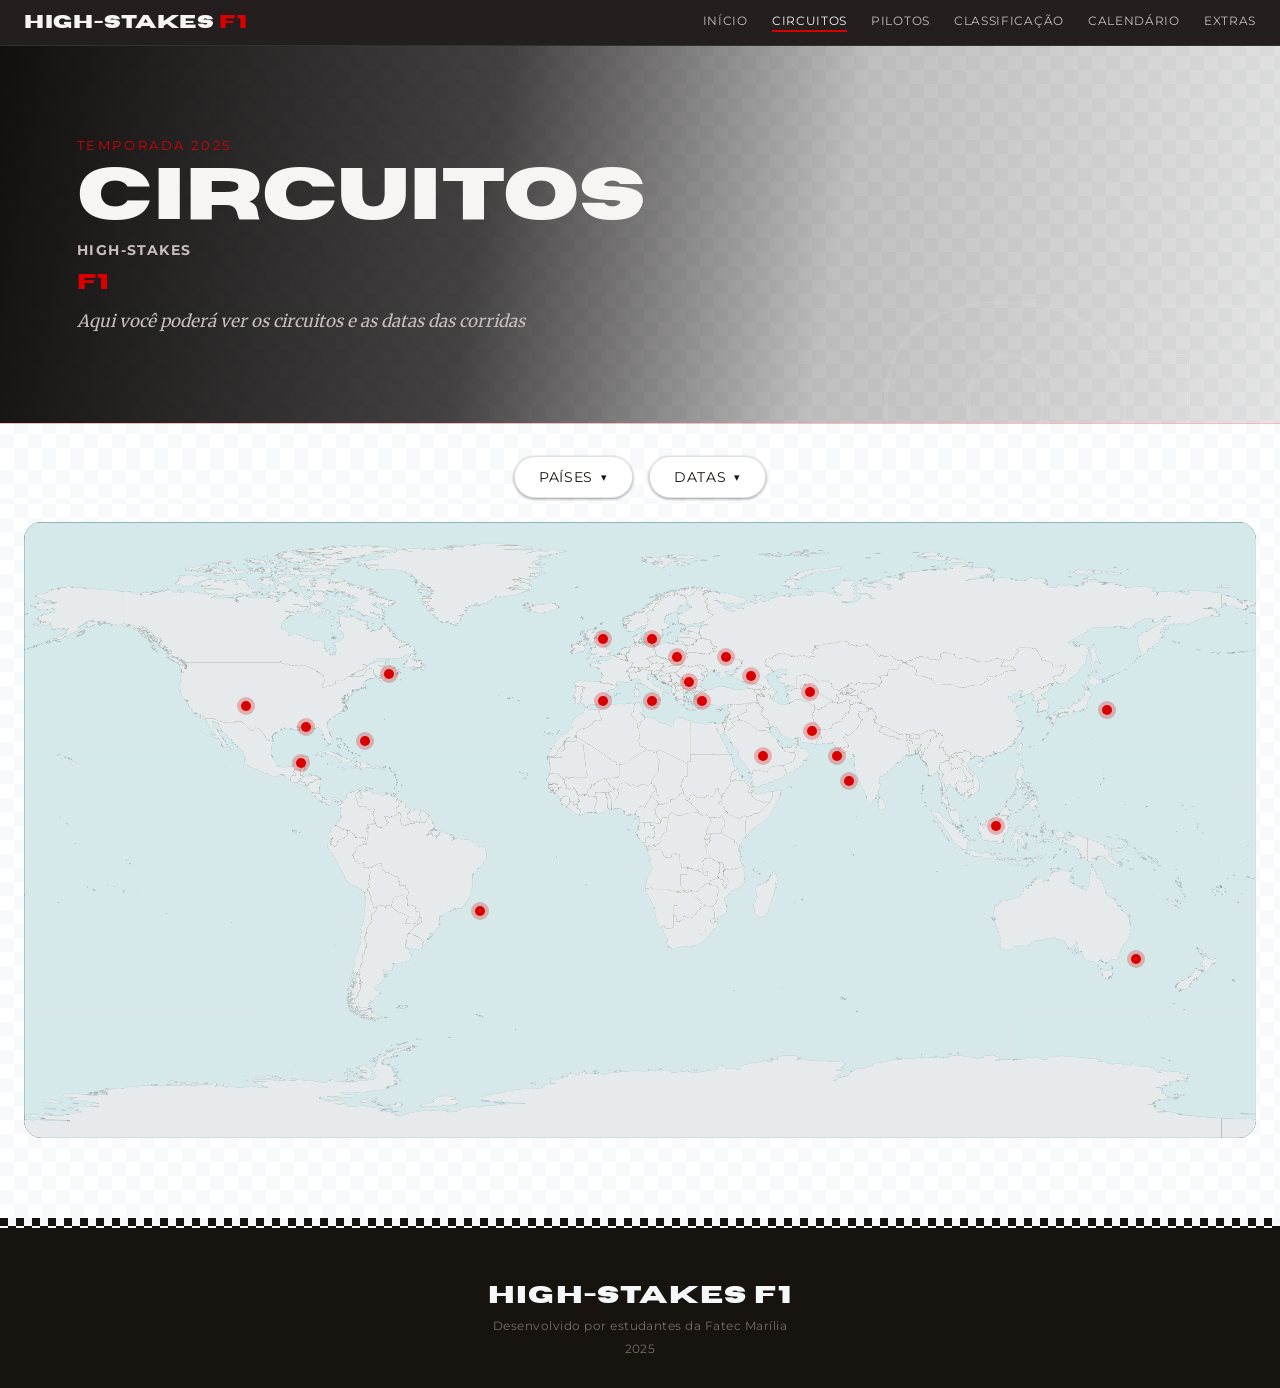
<file: PI/HTML/corr.html>
<!DOCTYPE html>
<html lang="pt-br">
  <head>
    <meta charset="UTF-8">
    <link rel="stylesheet" href="https://cdn.jsdelivr.net/npm/bootstrap-icons@1.11.3/font/bootstrap-icons.css">
    <link rel="stylesheet" href="../CSS/global.css">
    <link rel="stylesheet" href="../CSS/corr.css">
    <link rel="shortcut icon" href="../Midias/Imagens/icone/favicon.ico" type="image/x-icon">
    <meta name="viewport" content="width=device-width, initial-scale=1.0">
    <title>CIRCUITOS</title>
    <script type="text/javascript">
        (function(c,l,a,r,i,t,y){
            c[a]=c[a]||function(){(c[a].q=c[a].q||[]).push(arguments)};
            t=l.createElement(r);t.async=1;t.src="https://www.clarity.ms/tag/"+i;
            y=l.getElementsByTagName(r)[0];y.parentNode.insertBefore(t,y);
        })(window, document, "clarity", "script", "zbjz1bzq8v");
    </script>
  </head>
  <body>
    <header class="global-nav">
        <div class="global-nav__inner">
            <a class="global-nav__logo" href="../PRINCIPAL.html">HIGH-STAKES <span>F1</span></a>
            <input type="checkbox" id="global-nav-toggle" class="global-nav__toggle-input visually-hidden">
            <label for="global-nav-toggle" class="global-nav__toggle-label" aria-label="Abrir menu">&#9776;</label>
            <label for="global-nav-toggle" class="global-nav__overlay" aria-hidden="true"></label>
            <ul class="global-nav__links">
                <li><a href="../PRINCIPAL.html"><i class="bi bi-house-door-fill"></i>INÍCIO</a></li>
                <li><a href="corr.html" class="is-active"><i class="bi bi-signpost-split-fill"></i>CIRCUITOS</a></li>
                <li><a href="corredores.html"><i class="bi bi-person-badge-fill"></i>PILOTOS</a></li>
                <li><a href="classificacao.html"><i class="bi bi-trophy-fill"></i>CLASSIFICAÇÃO</a></li>
                <li><a href="data.html"><i class="bi bi-calendar3"></i>CALENDÁRIO</a></li>
                <li><a href="CE.html"><i class="bi bi-film"></i>EXTRAS</a></li>
            </ul>
        </div>
    </header>
    <header class="page-hero">
      <div class="container">
        <div id="D2">
          <span class="page-kicker">TEMPORADA 2025</span>
          <h1>CIRCUITOS</h1>
          <h2>HIGH-STAKES</h2>
          <h3>F1</h3>
          <p>Aqui você poderá ver os circuitos e as datas das corridas</p>
        </div>
      </div>
    </header>
    <nav class="filter-bar">
      <div class="dropdown">
        <button class="dropbtn">Países <span class="chevron">&#9662;</span></button>
        <div class="dropdown-content">
          <a href="#peek-arabiasaudita">Arábia Saudita</a>
          <a href="#peek-australia">Austrália</a>
          <a href="#peek-austria">Áustria</a>
          <a href="#peek-azerbaijao">Azerbaijão</a>
          <a href="#peek-bahrain">Bahrain</a>
          <a href="#peek-belgica">Bélgica</a>
          <a href="#peek-brasil">Brasil</a>
          <a href="#peek-canada">Canadá</a>
          <a href="#peek-catar">Catar</a>
          <a href="#peek-cingapura">Cingapura</a>
          <a href="#peek-abudhabi">Emirados Árabes</a>
          <a href="#peek-espanha">Espanha</a>
          <a href="#peek-miami">Estados Unidos – Miami</a>
          <a href="#peek-austin">Estados Unidos – Austin</a>
          <a href="#peek-lasvegas">Estados Unidos – Las Vegas</a>
          <a href="#peek-hungria">Hungria</a>
          <a href="#peek-imola">Itália – Imola</a>
          <a href="#peek-monza">Itália – Monza</a>
          <a href="#peek-japao">Japão</a>
          <a href="#peek-mexico">México</a>
          <a href="#peek-monaco">Mônaco</a>
          <a href="#peek-paisesbaixos">Países Baixos</a>
          <a href="#peek-reinounido">Reino Unido</a>
        </div>
      </div>
      <div class="dropdown">
        <button class="dropbtn">Datas <span class="chevron">&#9662;</span></button>
        <div class="dropdown-content">
          <a href="#peek-australia">16 de março</a>
          <a href="#peek-japao">6 de abril</a>
          <a href="#peek-bahrain">13 de abril</a>
          <a href="#peek-arabiasaudita">20 de abril</a>
          <a href="#peek-miami">4 de maio</a>
          <a href="#peek-imola">16 de maio</a>
          <a href="#peek-monaco">25 de maio</a>
          <a href="#peek-espanha">1 de junho</a>
          <a href="#peek-canada">15 de junho</a>
          <a href="#peek-austria">29 de junho</a>
          <a href="#peek-reinounido">6 de julho</a>
          <a href="#peek-belgica">27 de julho</a>
          <a href="#peek-hungria">3 de agosto</a>
          <a href="#peek-paisesbaixos">31 de agosto</a>
          <a href="#peek-monza">7 de setembro</a>
          <a href="#peek-azerbaijao">21 de setembro</a>
          <a href="#peek-cingapura">5 de outubro</a>
          <a href="#peek-austin">19 de outubro</a>
          <a href="#peek-mexico">26 de outubro</a>
          <a href="#peek-brasil">9 de novembro</a>
          <a href="#peek-lasvegas">22 de novembro</a>
          <a href="#peek-catar">30 de novembro</a>
          <a href="#peek-abudhabi">7 de dezembro</a>
        </div>
      </div>
    </nav>
    <div class="circuit-locator">
      <div class="circuit-map">
        <img src="../Midias/Imagens/world-map.svg" alt="Mapa com a localização de cada circuito" class="circuit-map-bg">
        <a href="#peek-australia" class="pin" style="top:71%;left:90.3%" title="Austrália"><span class="pin-dot"></span></a>
        <a href="#peek-japao" class="pin" style="top:30.6%;left:87.9%" title="Japão"><span class="pin-dot"></span></a>
        <a href="#peek-bahrain" class="pin" style="top:34%;left:64%" title="Bahrain"><span class="pin-dot"></span></a>
        <a href="#peek-arabiasaudita" class="pin" style="top:38%;left:60%" title="Arábia Saudita"><span class="pin-dot"></span></a>
        <a href="#peek-miami" class="pin" style="top:35.6%;left:27.7%" title="Estados Unidos – Miami"><span class="pin-dot"></span></a>
        <a href="#peek-imola" class="pin" style="top:29%;left:55%" title="Itália – Imola"><span class="pin-dot"></span></a>
        <a href="#peek-monaco" class="pin" style="top:29%;left:51%" title="Mônaco"><span class="pin-dot"></span></a>
        <a href="#peek-espanha" class="pin" style="top:29%;left:47%" title="Espanha"><span class="pin-dot"></span></a>
        <a href="#peek-canada" class="pin" style="top:24.7%;left:29.6%" title="Canadá"><span class="pin-dot"></span></a>
        <a href="#peek-austria" class="pin" style="top:22%;left:57%" title="Áustria"><span class="pin-dot"></span></a>
        <a href="#peek-reinounido" class="pin" style="top:19%;left:47%" title="Reino Unido"><span class="pin-dot"></span></a>
        <a href="#peek-belgica" class="pin" style="top:22%;left:53%" title="Bélgica"><span class="pin-dot"></span></a>
        <a href="#peek-hungria" class="pin" style="top:25%;left:59%" title="Hungria"><span class="pin-dot"></span></a>
        <a href="#peek-paisesbaixos" class="pin" style="top:19%;left:51%" title="Países Baixos"><span class="pin-dot"></span></a>
        <a href="#peek-monza" class="pin" style="top:26%;left:54%" title="Itália – Monza"><span class="pin-dot"></span></a>
        <a href="#peek-azerbaijao" class="pin" style="top:27.6%;left:63.8%" title="Azerbaijão"><span class="pin-dot"></span></a>
        <a href="#peek-cingapura" class="pin" style="top:49.3%;left:78.9%" title="Cingapura"><span class="pin-dot"></span></a>
        <a href="#peek-austin" class="pin" style="top:33.3%;left:22.9%" title="Estados Unidos – Austin"><span class="pin-dot"></span></a>
        <a href="#peek-mexico" class="pin" style="top:39.2%;left:22.5%" title="México"><span class="pin-dot"></span></a>
        <a href="#peek-brasil" class="pin" style="top:63.2%;left:37%" title="Brasil"><span class="pin-dot"></span></a>
        <a href="#peek-lasvegas" class="pin" style="top:29.9%;left:18%" title="Estados Unidos – Las Vegas"><span class="pin-dot"></span></a>
        <a href="#peek-catar" class="pin" style="top:38%;left:66%" title="Catar"><span class="pin-dot"></span></a>
        <a href="#peek-abudhabi" class="pin" style="top:42%;left:67%" title="Emirados Árabes"><span class="pin-dot"></span></a>
      </div>
      <div class="circuit-grid">
      <a href="#peek-australia"><img src="../Midias/Imagens/circuit/albert-park.png" alt="Austrália"></a>
      <a href="#peek-japao"><img src="../Midias/Imagens/circuit/suzuka-circuit.png" alt="Japão"></a>
      <a href="#peek-bahrain"><img src="../Midias/Imagens/circuit/bahrain.png" alt="Bahrain"></a>
      <a href="#peek-arabiasaudita"><img src="../Midias/Imagens/circuit/arabiasaudita.png" alt="Arábia Saudita"></a>
      <a href="#peek-miami"><img src="../Midias/Imagens/circuit/miami.png" alt="Miami"></a>
      <a href="#peek-imola"><img src="../Midias/Imagens/circuit/imola.png" alt="Imola"></a>
      <a href="#peek-monaco"><img src="../Midias/Imagens/circuit/monaco.png" alt="Mônaco"></a>
      <a href="#peek-espanha"><img src="../Midias/Imagens/circuit/catalunya.png" alt="Espanha"></a>
      <a href="#peek-canada"><img src="../Midias/Imagens/circuit/canada.png" alt="Canadá"></a>
      <a href="#peek-austria"><img src="../Midias/Imagens/circuit/austria.png" alt="Áustria"></a>
      <a href="#peek-reinounido"><img src="../Midias/Imagens/circuit/silverstone.png" alt="Reino Unido"></a>
      <a href="#peek-belgica"><img src="../Midias/Imagens/circuit/belgian.png" alt="Bélgica"></a>
      <a href="#peek-hungria"><img src="../Midias/Imagens/circuit/hungria2.png" alt="Hungria"></a>
      <a href="#peek-paisesbaixos"><img src="../Midias/Imagens/circuit/zandvoort.png" alt="Países Baixos"></a>
      <a href="#peek-monza"><img src="../Midias/Imagens/circuit/monza.png" alt="Monza"></a>
      <a href="#peek-azerbaijao"><img src="../Midias/Imagens/circuit/azerbaijan.png" alt="Azerbaijão"></a>
      <a href="#peek-cingapura"><img src="../Midias/Imagens/circuit/singapore.png" alt="Cingapura"></a>
      <a href="#peek-austin"><img src="../Midias/Imagens/circuit/austin.webp" alt="Austin"></a>
      <a href="#peek-mexico"><img src="../Midias/Imagens/circuit/mexico.webp" alt="México"></a>
      <a href="#peek-brasil"><img src="../Midias/Imagens/circuit/interlagos.png" alt="Brasil"></a>
      <a href="#peek-lasvegas"><img src="../Midias/Imagens/circuit/las_vegas.png" alt="Las Vegas"></a>
      <a href="#peek-catar"><img src="../Midias/Imagens/circuit/catar1.png" alt="Catar"></a>
      <a href="#peek-abudhabi"><img src="../Midias/Imagens/circuit/abu_dhabi.webp" alt="Abu Dhabi"></a>
      </div>
    </div>
    <div class="peek-panel-wrap">
      <div class="circuit-peek" id="peek-australia">
        <div class="circuit-peek-img"><img src="../Midias/Imagens/circuit/albert-park.png" alt="GP da Austrália"></div>
        <div class="circuit-peek-text">
          <span class="peek-date">16 de março de 2025</span>
          <h1>Austrália – Albert Park (Melbourne)</h1>
          <p><strong>Sobre a pista:</strong> circuito semi-urbano de 5,303 km com 16 curvas, volta repetida em 58 voltas.<br>
          <strong>Curiosidade:</strong> é a primeira vez desde 2019 que Melbourne abre a temporada.<br>
          <strong>Maior campeão:</strong> Schumacher e Lex Davison com 4 vitórias; Ferrari lidera entre construtoras.</p>
        </div>
      </div>
      <div class="circuit-peek" id="peek-japao">
        <div class="circuit-peek-img"><img src="../Midias/Imagens/circuit/suzuka-circuit.png" alt="GP do Japão"></div>
        <div class="circuit-peek-text">
          <span class="peek-date">6 de abril de 2025</span>
          <h1>Japão – Suzuka International Racing Course (Suzuka)</h1>
          <p>
            <strong>Sobre a pista:</strong> circuito de 5,807 km, 18 curvas, um dos poucos “oito” invertido do mundo<br>
            <strong>Curiosidade:</strong> palco icônico para decisões de campeonato, com o famoso “S” de esses no início<br>
            <strong>Maior campeão:</strong> Lewis Hamilton venceu 4 vezes em Suzuka
          </p>
        </div>
      </div>
      <div class="circuit-peek" id="peek-bahrain">
        <div class="circuit-peek-img"><img src="../Midias/Imagens/circuit/bahrain.png" alt="GP de Bahrain"></div>
        <div class="circuit-peek-text">
          <span class="peek-date">13 de abril de 2025</span>
          <h1>Bahrain – Bahrain International Circuit (Sakhir)</h1>
          <p>
            <strong>Sobre a pista:</strong>  57 voltas em 5,412 km, localizada no deserto; notable pela iluminação noturna<br>
            <strong>Curiosidade:</strong> primeiro GP do Oriente Médio e inclui largada sob luz artificial<br>
            <strong>Maior campeão:</strong> Lewis Hamilton venceu 5 vezes
          </p>
        </div>
      </div>
      <div class="circuit-peek" id="peek-arabiasaudita">
        <div class="circuit-peek-img"><img src="../Midias/Imagens/circuit/arabiasaudita.png" alt="GP da Arábia Saudita"></div>
        <div class="circuit-peek-text">
          <span class="peek-date">20 de abril de 2025</span>
          <h1>Arábia Saudita – Jeddah Corniche Circuit (Jeddah)</h1>
          <p>
            <strong>Sobre a pista:</strong> circuito urbano rápido de 6,174 km, 27 curvas; considerado o GP mais rápido no asfalto<br>
            <strong>Curiosidade:</strong> primeira corrida noturna de rua na temporada F1<br>
            <strong>Maior campeão:</strong> ainda recente e sem dominador claro
          </p>
        </div>
      </div>
      <div class="circuit-peek" id="peek-miami">
        <div class="circuit-peek-img"><img src="../Midias/Imagens/circuit/miami.png" alt="Miami GP"></div>
        <div class="circuit-peek-text">
          <span class="peek-date">4 de maio de 2025</span>
          <h1>Estados Unidos – Miami (Miami Int. Autodrome)</h1>
          <p>
            <strong>Sobre a pista:</strong> circuito urbano semi-permanente de 5,41 km, 19 curvas, parte do complexo do Hard Rock Stadium.<br>
            <strong>Curiosidade:</strong> conta com o formato Sprint em 2025 – já é o segundo ano consecutivo com sprint em Miami<br>
            <strong>Maior campeão:</strong> ainda recente (estreia em 2022); sem dominador claro.
          </p>
        </div>
      </div>
      <div class="circuit-peek" id="peek-imola">
        <div class="circuit-peek-img"><img src="../Midias/Imagens/circuit/imola.png" alt="GP Dell'Emilia-Romagna"></div>
        <div class="circuit-peek-text">
          <span class="peek-date">16 de maio de 2025</span>
          <h1>Itália – Emilia‑Romagna (Imola)</h1>
          <p>
            <strong>Sobre a pista:</strong> 4,909 km com 19 curvas, traçado sinuoso e técnico, antigo palco dos internazionali.<br>
            <strong>Curiosidade:</strong> circuito "old school" que sobreviveu a fortes tempestades em 2023; sediou sprint em 2025.<br>
            <strong>Maior campeão:</strong> Max Verstappen venceu em 2025 e também anteriores, é o maior vencedor recente.
          </p>
        </div>
      </div>
      <div class="circuit-peek" id="peek-monaco">
        <div class="circuit-peek-img"><img src="../Midias/Imagens/circuit/monaco.png" alt="GP de Monaco"></div>
        <div class="circuit-peek-text">
          <span class="peek-date">25 de maio de 2025</span>
          <h1>Mônaco – Circuit de Monaco</h1>
          <p>
            <strong>Sobre a pista:</strong>  3,337 km, 78 voltas, traçado mais curto com curvas de baixa velocidade e bordas estreitas.<br>
            <strong>Curiosidade:</strong> é o circuito mais curto e com menor distância por volta; considerado o mais glamuroso.<br>
            <strong>Maior campeão:</strong> Ayrton Senna lidera com 6 vitórias no Principado.
          </p>
        </div>
      </div>
      <div class="circuit-peek" id="peek-espanha">
        <div class="circuit-peek-img"><img src="../Midias/Imagens/circuit/catalunya.png" alt="GP da Espanha"></div>
        <div class="circuit-peek-text">
          <span class="peek-date">1 de junho de 2025</span>
          <h1>Espanha – Barcelona‑Catalunya</h1>
          <p>
            <strong>Sobre a pista:</strong>  4,657 km com 16 curvas; equilíbrio entre reta, alta e baixa velocidade.<br>
            <strong>Curiosidade:</strong> embora com reta longa, ultrapassagens são difíceis; foi remodelada após acidente na MotoGP em 2016.<br>
            <strong>Maior campeão:</strong> Fernando Alonso e Lewis Hamilton – ambos com múltiplas vitórias.
          </p>
        </div>
      </div>
      <div class="circuit-peek" id="peek-canada">
        <div class="circuit-peek-img"><img src="../Midias/Imagens/circuit/canada.png" alt="GP do Canada"></div>
        <div class="circuit-peek-text">
          <span class="peek-date">15 de junho de 2025</span>
          <h1>Canadá – Circuit Gilles‑Villeneuve</h1>
          <p>
            <strong>Sobre a pista:</strong> 4,361 km com zonas de reta longas e chicane exigentes, no centro de Montreal.<br>
            <strong>Curiosidade:</strong> famoso pelo “Wall of Champions” – muro que já eliminou grandes campeões.<br>
            <strong>Maior campeão:</strong> Michael Schumacher, com 7 vitórias no Canadá.
          </p>
        </div>
      </div>
      <div class="circuit-peek" id="peek-austria">
        <div class="circuit-peek-img"><img src="../Midias/Imagens/circuit/austria.png" alt="GP da Austria"></div>
        <div class="circuit-peek-text">
          <span class="peek-date">29 de junho de 2025</span>
          <h1>Áustria – Red Bull Ring</h1>
          <p>
            <strong>Sobre a pista:</strong> traçado curto de 4,318 km, poucas curvas, alternando inclinação e retas de alta.<br>
            <strong>Curiosidade:</strong>  local de testes da Red Bull, e palco de treinos de contagem regressiva.<br>
            <strong>Maior campeão:</strong>  Max Verstappen venceu 5 vezes aqui.
          </p>
        </div>
      </div>
      <div class="circuit-peek" id="peek-reinounido">
        <div class="circuit-peek-img"><img src="../Midias/Imagens/circuit/silverstone.png" alt="British GP"></div>
        <div class="circuit-peek-text">
          <span class="peek-date">6 de julho de 2025</span>
          <h1>Reino Unido – Silverstone</h1>
          <p>
            <strong>Sobre a pista:</strong> circuito “pátria da F1”, misto de retas e chicanes rápidas, histórico intenso.<br>
            <strong>Curiosidade:</strong> primeira corrida noturna de rua na temporada F1<br>
            <strong>Maior campeão:</strong> ainda recente e sem dominador claro
          </p>
        </div>
      </div>
      <div class="circuit-peek" id="peek-belgica">
        <div class="circuit-peek-img"><img src="../Midias/Imagens/circuit/belgian.png" alt="Belgian GP"></div>
        <div class="circuit-peek-text">
          <span class="peek-date">27 de julho de 2025</span>
          <h1>Bélgica – Spa‑Francorchamps</h1>
          <p>
            <strong>Sobre a pista:</strong> 7,004 km (o mais longo do calendário), 19 curvas, mix de alta velocidade e elevação.<br>
            <strong>Curiosidade:</strong>  atualmente o circuito mais longo ativo.<br>
            <strong>Maior campeão:</strong> Michael Schumacher e Lewis Hamilton dividem domínio, cada um com 4–5 vitórias.
          </p>
        </div>
      </div>
      <div class="circuit-peek" id="peek-hungria">
        <div class="circuit-peek-img"><img src="../Midias/Imagens/circuit/hungria2.png" alt="Hungarian GP"></div>
        <div class="circuit-peek-text">
          <span class="peek-date">3 de agosto de 2025</span>
          <h1>Hungria – Hungaroring</h1>
          <p>
            <strong>Sobre a pista:</strong> 4,381 km, traçado apertado estilo kartódromo, exigência de alta downforce.<br>
            <strong>Curiosidade:</strong> uma das pistas com menos ultrapassagem do calendário.<br>
            <strong>Maior campeão:</strong> Lewis Hamilton, com 8 vitórias.
          </p>
        </div>
      </div>
      <div class="circuit-peek" id="peek-paisesbaixos">
        <div class="circuit-peek-img"><img src="../Midias/Imagens/circuit/zandvoort.png" alt="Dutch GP"></div>
        <div class="circuit-peek-text">
          <span class="peek-date">31 de agosto de 2025</span>
          <h1>Países Baixos – Zandvoort</h1>
          <p>
            <strong>Sobre a pista:</strong>  4,252 km, curvas rápidas, ambiente com dunas e fãs animados.<br>
            <strong>Curiosidade:</strong>  volta ao calendário em 2021; com uma das curvas mais inclinadas (Banking).<br>
            <strong>Maior campeão:</strong> Max Verstappen venceu 4 vezes em Zandvoort.
          </p>
        </div>
      </div>
      <div class="circuit-peek" id="peek-monza">
        <div class="circuit-peek-img"><img src="../Midias/Imagens/circuit/monza.png" alt="GP D'Italia"></div>
        <div class="circuit-peek-text">
          <span class="peek-date">7 de setembro de 2025</span>
          <h1>Itália – Monza</h1>
          <p>
            <strong>Sobre a pista:</strong> 5,793 km, altíssima velocidade, poucas curvas, "Templo da Velocidade".<br>
            <strong>Curiosidade:</strong> o circuito que mais recebeu GPs: 74 até 2025.<br>
            <strong>Maior campeão:</strong> Michael Schumacher, com 5 vitórias.
          </p>
        </div>
      </div>
      <div class="circuit-peek" id="peek-azerbaijao">
        <div class="circuit-peek-img"><img src="../Midias/Imagens/circuit/azerbaijan.png" alt="Azerbaijan GP"></div>
        <div class="circuit-peek-text">
          <span class="peek-date">21 de setembro de 2025</span>
          <h1>Azerbaijão – Baku City Circuit</h1>
          <p>
            <strong>Sobre a pista:</strong> 6,003 km de circuito urbano, reta de 2,2 km, mistura de muralhas e alta velocidade.<br>
            <strong>Curiosidade:</strong> ultrapassagem em reta gigantesca, risco alto por muros próximos.<br>
            <strong>Maior campeão:</strong> Valtteri Bottas, com 2 vitórias; disputado, sem domínio claro.
          </p>
        </div>
      </div>
      <div class="circuit-peek" id="peek-cingapura">
        <div class="circuit-peek-img"><img src="../Midias/Imagens/circuit/singapore.png" alt="Singapore GP"></div>
        <div class="circuit-peek-text">
          <span class="peek-date">5 de outubro de 2025</span>
          <h1>Cingapura – Marina Bay</h1>
          <p>
            <strong>Sobre a pista:</strong>  circuito urbano de 5,063 km, 23 curvas, corrida noturna em ambiente urbano.<br>
            <strong>Curiosidade:</strong>  única corrida noturna permanente do campeonato.<br>
            <strong>Maior campeão:</strong> Lewis Hamilton, com 4 vitórias.
          </p>
        </div>
      </div>
      <div class="circuit-peek" id="peek-austin">
        <div class="circuit-peek-img"><img src="../Midias/Imagens/circuit/austin.webp" alt="GP dos EUA - Austin"></div>
        <div class="circuit-peek-text">
          <span class="peek-date">19 de outubro de 2025</span>
          <h1>Estados Unidos – Circuito das Américas (Austin)</h1>
          <p>
            <strong>Sobre a pista:</strong> 5,513 km, sobe/desce com curvas mistas e reta principal longa, formato desafiador<br>
            <strong>Curiosidade:</strong> recebeu sprint em 2025<br>
            <strong>Maior campeão:</strong> Lewis Hamilton, com 5 vitórias
          </p>
        </div>
      </div>
      <div class="circuit-peek" id="peek-mexico">
        <div class="circuit-peek-img"><img src="../Midias/Imagens/circuit/mexico.webp" alt="GP do México"></div>
        <div class="circuit-peek-text">
          <span class="peek-date">26 de outubro de 2025</span>
          <h1>México – Autódromo Hermanos Rodríguez</h1>
          <p>
            <strong>Sobre a pista:</strong> 4,304 km, famoso pelo estádio Foro Sol e altitude elevada<br>
            <strong>Curiosidade:</strong> recorde de altitude que impacta performances<br>
            <strong>Maior campeão:</strong> Red Bull (Verstappen) venceu 3–4 vezes
          </p>
        </div>
      </div>
      <div class="circuit-peek" id="peek-brasil">
        <div class="circuit-peek-img"><img src="../Midias/Imagens/circuit/interlagos.png" alt="GP do Brasil"></div>
        <div class="circuit-peek-text">
          <span class="peek-date">9 de novembro de 2025</span>
          <h1>Brasil – Interlagos (São Paulo)</h1>
          <p>
            <strong>Sobre a pista:</strong> 4,309 km, traçado ondulado, combinações de curvas lentas/rápidas<br>
            <strong>Curiosidade:</strong> sprint em 2025; sempre corridas emocionantes<br>
            <strong>Maior campeão:</strong> Michael Schumacher e Ayrton Senna lideram em vitórias (4)
          </p>
        </div>
      </div>
      <div class="circuit-peek" id="peek-lasvegas">
        <div class="circuit-peek-img"><img src="../Midias/Imagens/circuit/las_vegas.png" alt="GP de Las Vegas"></div>
        <div class="circuit-peek-text">
          <span class="peek-date">22 de novembro de 2025</span>
          <h1>Estados Unidos – Las Vegas Strip</h1>
          <p>
            <strong>Sobre a pista:</strong> circuito urbano de 6,12 km, uma das maiores distâncias de corrida (309 km)<br>
            <strong>Curiosidade:</strong> é a mais longa corrida do calendário em km<br>
            <strong>Maior campeão:</strong> sem dominador definido (estreia em 2023)
          </p>
        </div>
      </div>
      <div class="circuit-peek" id="peek-catar">
        <div class="circuit-peek-img"><img src="../Midias/Imagens/circuit/catar1.png" alt="GP do Catar"></div>
        <div class="circuit-peek-text">
          <span class="peek-date">30 de novembro de 2025</span>
          <h1>Catar – Lusail International Circuit</h1>
          <p>
            <strong>Sobre a pista:</strong> circuito moderno de 5,414 km, mistura retas e mistas, iluminação total<br>
            <strong>Curiosidade:</strong> sprint em 2025<br>
            <strong>Maior campeão:</strong> Max Verstappen venceu em 2023 e 2024
          </p>
        </div>
      </div>
      <div class="circuit-peek" id="peek-abudhabi">
        <div class="circuit-peek-img"><img src="../Midias/Imagens/circuit/abu_dhabi.webp" alt="GP de Abu Dhabi"></div>
        <div class="circuit-peek-text">
          <span class="peek-date">7 de dezembro de 2025</span>
          <h1>Emirados Árabes – Yas Marina (Abu Dhabi)</h1>
          <p>
            <strong>Sobre a pista:</strong> 5,279 km, corrida ao entardecer com pit-stop sob as luzes; hotel Yas Marina sobre a reta<br>
            <strong>Curiosidade:</strong> encerra a temporada sob – e depois – luzes artificiais<br>
            <strong>Maior campeão:</strong> Lewis Hamilton, com 4 vitórias
          </p>
        </div>
      </div>
    </div>
    <footer>
      <div id="rodape">
        <h2>HIGH-STAKES F1</h2>
        <p>Desenvolvido por estudantes da Fatec Marília</p>
        <p>2025</p>
      </div>
    </footer>
  </body>
</html>
</file>
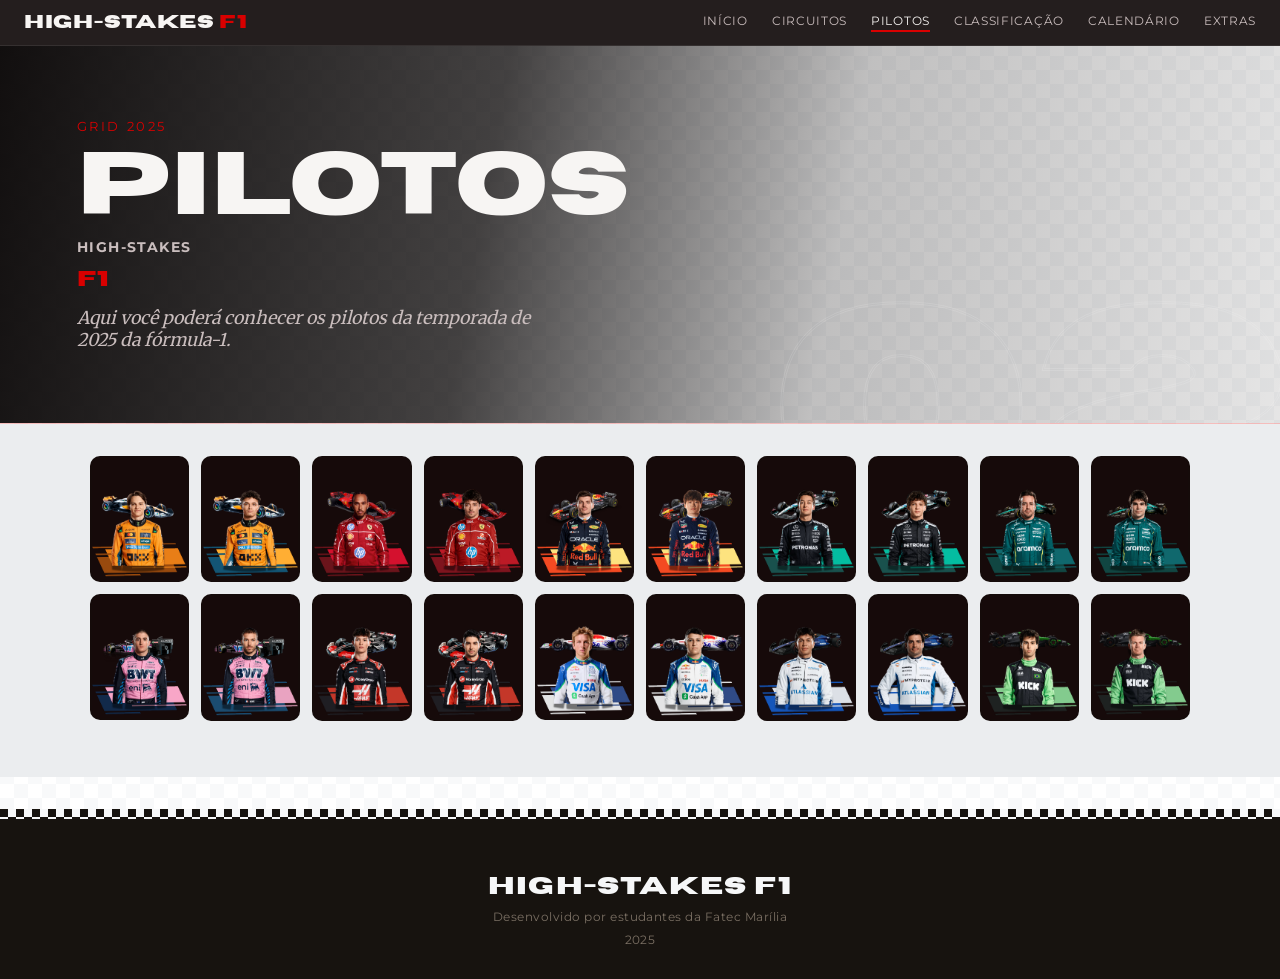
<file: PI/HTML/corredores.html>
<!DOCTYPE html>
<html lang="pt-br">
<head>
    <meta charset="UTF-8">
    <link rel="stylesheet" href="https://cdn.jsdelivr.net/npm/bootstrap-icons@1.11.3/font/bootstrap-icons.css">
    <link rel="stylesheet" href="../CSS/global.css">
    <link rel="stylesheet" href="../CSS/corredores.css">
    <link rel="shortcut icon" href="../Midias/Imagens/icone/favicon.ico" type="image/x-icon">
    <meta name="viewport" content="width=device-width, initial-scale=1.0">
    <title>PILOTOS</title>
    <script type="text/javascript">
        (function(c,l,a,r,i,t,y){
            c[a]=c[a]||function(){(c[a].q=c[a].q||[]).push(arguments)};
            t=l.createElement(r);t.async=1;t.src="https://www.clarity.ms/tag/"+i;
            y=l.getElementsByTagName(r)[0];y.parentNode.insertBefore(t,y);
        })(window, document, "clarity", "script", "zbjz1bzq8v");
    </script>
</head>
<body>
    <header class="global-nav">
        <div class="global-nav__inner">
            <a class="global-nav__logo" href="../PRINCIPAL.html">HIGH-STAKES <span>F1</span></a>
            <input type="checkbox" id="global-nav-toggle" class="global-nav__toggle-input visually-hidden">
            <label for="global-nav-toggle" class="global-nav__toggle-label" aria-label="Abrir menu">&#9776;</label>
            <label for="global-nav-toggle" class="global-nav__overlay" aria-hidden="true"></label>
            <ul class="global-nav__links">
                <li><a href="../PRINCIPAL.html"><i class="bi bi-house-door-fill"></i>INÍCIO</a></li>
                <li><a href="corr.html"><i class="bi bi-signpost-split-fill"></i>CIRCUITOS</a></li>
                <li><a href="corredores.html" class="is-active"><i class="bi bi-person-badge-fill"></i>PILOTOS</a></li>
                <li><a href="classificacao.html"><i class="bi bi-trophy-fill"></i>CLASSIFICAÇÃO</a></li>
                <li><a href="data.html"><i class="bi bi-calendar3"></i>CALENDÁRIO</a></li>
                <li><a href="CE.html"><i class="bi bi-film"></i>EXTRAS</a></li>
            </ul>
        </div>
    </header>
    <header class="page-hero">
        <div class="container">
            <div id="D2">
                <span class="page-kicker">GRID 2025</span>
                <h1>PILOTOS</h1>
                <h2>HIGH-STAKES</h2>
                <h3>F1</h3>
                <p>Aqui você poderá conhecer os pilotos da temporada de 2025 da fórmula-1.</p>
            </div>
        </div>
    </header>
    <main>
        <section id="pista">
            <div class="driver-grid">
                <a href="#peek-piastri"><img src="../Midias/Imagens/corredores/5.png" alt="Oscar Piastri"></a>
                <a href="#peek-norris"><img src="../Midias/Imagens/corredores/4.png" alt="Lando Norris"></a>
                <a href="#peek-hamilton"><img src="../Midias/Imagens/corredores/1.png" alt="Lewis Hamilton"></a>
                <a href="#peek-leclerc"><img src="../Midias/Imagens/corredores/8.png" alt="Charles Leclerc"></a>
                <a href="#peek-max"><img src="../Midias/Imagens/corredores/2.png" alt="Max Verstappen"></a>
                <a href="#peek-tsunoda"><img src="../Midias/Imagens/corredores/20.png" alt="Yuki Tsunoda"></a>
                <a href="#peek-russell"><img src="../Midias/Imagens/corredores/6.png" alt="George Russell"></a>
                <a href="#peek-andrea"><img src="../Midias/Imagens/corredores/7.png" alt="Andrea Kimi Antonelli"></a>
                <a href="#peek-alonso"><img src="../Midias/Imagens/corredores/9.png" alt="Fernando Alonso"></a>
                <a href="#peek-stroll"><img src="../Midias/Imagens/corredores/10.png" alt="Lance Stroll"></a>
                <a href="#peek-doohan"><img src="../Midias/Imagens/corredores/3.png" alt="Jack Doohan"></a>
                <a href="#peek-gasly"><img src="../Midias/Imagens/corredores/11.png" alt="Pierre Gasly"></a>
                <a href="#peek-bearman"><img src="../Midias/Imagens/corredores/13.png" alt="Oliver Bearman"></a>
                <a href="#peek-ocon"><img src="../Midias/Imagens/corredores/12.png" alt="Esteban Ocon"></a>
                <a href="#peek-lawson"><img src="../Midias/Imagens/corredores/19.png" alt="Liam Lawson"></a>
                <a href="#peek-hadjar"><img src="../Midias/Imagens/corredores/18.png" alt="Isack Hadjar"></a>
                <a href="#peek-albon"><img src="../Midias/Imagens/corredores/14.png" alt="Alex Albon"></a>
                <a href="#peek-sainz"><img src="../Midias/Imagens/corredores/15.png" alt="Carlos Sainz"></a>
                <a href="#peek-bortoleto"><img src="../Midias/Imagens/corredores/17.png" alt="Gabriel Bortoleto"></a>
                <a href="#peek-hulkenberg"><img src="../Midias/Imagens/corredores/16.png" alt="Niko Hulkenberg"></a>
            </div>
            <div class="peek-panel-wrap">
                <div class="driver-peek mclaren" id="peek-piastri">
                    <img src="../Midias/Imagens/corredores/piastri.png" alt="Oscar Piastri">
                    <div class="peek-text">
                        <span class="peek-team">McLaren</span>
                        <h3>OSCAR PIASTRI</h3>
                        <p>Oscar Piastri é um piloto australiano de Fórmula 1 que atualmente corre pela equipe McLaren. Conhecido por seu talento e rápida adaptação, Piastri conquistou títulos nas categorias de base, como Fórmula 3 e Fórmula 2, antes de estrear na F1. Ele é reconhecido por sua consistência, inteligência nas corridas e potencial para se tornar um dos grandes nomes do automobilismo.</p>
                    </div>
                </div>
                <div class="driver-peek mclaren" id="peek-norris">
                    <img src="../Midias/Imagens/corredores/norris.png" alt="Lando Norris">
                    <div class="peek-text">
                        <span class="peek-team">McLaren</span>
                        <h3>LANDO NORRIS</h3>
                        <p>Lando Norris é um piloto britânico de Fórmula 1 que compete pela equipe McLaren. Destaca-se por sua habilidade em corridas, consistência e carisma dentro e fora das pistas. Desde sua estreia na F1, Norris conquistou diversos pódios e é considerado um dos jovens talentos mais promissores do grid, sendo admirado por fãs e especialistas do automobilismo.</p>
                    </div>
                </div>
                <div class="driver-peek audi" id="peek-bortoleto">
                    <img src="../Midias/Imagens/corredores/bortoleto.png" alt="Gabriel Bortoleto">
                    <div class="peek-text">
                        <span class="peek-team">Audi</span>
                        <h3>GABRIEL BORTOLETO</h3>
                        <p>Gabriel Bortoleto é um piloto brasileiro que se destaca nas categorias de base do automobilismo e atualmente faz parte do programa de desenvolvimento da F1. Reconhecido por sua habilidade, determinação e conquistas em campeonatos como a Fórmula 3, Bortoleto é visto como uma das grandes promessas do Brasil para o futuro da Fórmula 1.</p>
                    </div>
                </div>
                <div class="driver-peek audi" id="peek-hulkenberg">
                    <img src="../Midias/Imagens/corredores/hulkenberg.png" alt="Niko Hulkenberg">
                    <div class="peek-text">
                        <span class="peek-team">Audi</span>
                        <h3>NIKO HULKENBERG</h3>
                        <p>Nico Hülkenberg é um piloto alemão de Fórmula 1 conhecido por sua experiência e consistência ao longo dos anos. Estreou na F1 em 2010 e já competiu por diversas equipes, demonstrando habilidade técnica e forte desempenho em classificações. Apesar de ainda não ter conquistado um pódio, Hülkenberg é respeitado no paddock por sua dedicação, profissionalismo e contribuições valiosas para as equipes por onde passou.</p>
                    </div>
                </div>
                <div class="driver-peek ferrari" id="peek-hamilton">
                    <img src="../Midias/Imagens/corredores/lewishamilton.png" alt="Lewis Hamilton">
                    <div class="peek-text">
                        <span class="peek-team">Ferrari</span>
                        <h3>LEWIS HAMILTON</h3>
                        <p>Lewis Hamilton é um piloto britânico de Fórmula 1, considerado um dos maiores da história do esporte. Sete vezes campeão mundial, Hamilton é reconhecido por seu talento excepcional, habilidade em ultrapassagens e consistência ao longo das temporadas. Fora das pistas, destaca-se também pelo ativismo em causas sociais e pela influência positiva no automobilismo.</p>
                    </div>
                </div>
                <div class="driver-peek ferrari" id="peek-leclerc">
                    <img src="../Midias/Imagens/corredores/charleslecrerc.png" alt="Charles Leclerc">
                    <div class="peek-text">
                        <span class="peek-team">Ferrari</span>
                        <h3>CHARLES LECLERC</h3>
                        <p>Charles Leclerc é um piloto monegasco de Fórmula 1 que compete pela equipe Ferrari. Reconhecido por sua velocidade, talento e determinação, Leclerc conquistou vitórias e poles desde sua estreia na categoria. Ele é considerado um dos principais jovens talentos do grid, sendo admirado por sua habilidade em extrair o máximo do carro e por sua postura competitiva nas pistas.</p>
                    </div>
                </div>
                <div class="driver-peek alpine" id="peek-doohan">
                    <img src="../Midias/Imagens/corredores/jackdoohan.png" alt="Jack Doohan">
                    <div class="peek-text">
                        <span class="peek-team">Alpine</span>
                        <h3>JACK DOOHAN</h3>
                        <p>Jack Doohan é um piloto australiano de automobilismo que integra o programa de jovens talentos da Alpine. Filho do lendário motociclista Mick Doohan, Jack se destacou nas categorias de base, especialmente na Fórmula 2, onde demonstrou velocidade, técnica e grande potencial. Ele é visto como uma das promessas para o futuro da Fórmula 1, chamando atenção por sua dedicação e evolução constante nas pistas.</p>
                    </div>
                </div>
                <div class="driver-peek alpine" id="peek-gasly">
                    <img src="../Midias/Imagens/corredores/pierregasly.png" alt="Pierre Gasly">
                    <div class="peek-text">
                        <span class="peek-team">Alpine</span>
                        <h3>PIERRE GASLY</h3>
                        <p>Pierre Gasly é um piloto francês de Fórmula 1 que atualmente corre pela equipe Alpine. Gasly é conhecido por sua velocidade, resiliência e capacidade de superar desafios, tendo conquistado sua primeira vitória na F1 no Grande Prêmio da Itália de 2020. Ele se destaca por sua determinação, talento e por ser uma peça importante no desenvolvimento das equipes por onde passa.</p>
                    </div>
                </div>
                <div class="driver-peek oracle" id="peek-max">
                    <img src="../Midias/Imagens/corredores/max.png" alt="Max Verstappen">
                    <div class="peek-text">
                        <span class="peek-team">Oracle Red Bull</span>
                        <h3>MAX VERSTAPPEN</h3>
                        <p>Max Verstappen é um piloto neerlandês de Fórmula 1 que compete pela equipe Red Bull Racing. Conhecido por sua agressividade, talento e determinação, Verstappen tornou-se o campeão mundial mais jovem da história da categoria. Ele se destaca por suas ultrapassagens ousadas, domínio em diferentes condições de pista e por ser um dos principais protagonistas da F1 atual.</p>
                    </div>
                </div>
                <div class="driver-peek oracle" id="peek-tsunoda">
                    <img src="../Midias/Imagens/corredores/yukitsunoda.png" alt="Yuki Tsunoda">
                    <div class="peek-text">
                        <span class="peek-team">Oracle Red Bull</span>
                        <h3>YUKI TSUNODA</h3>
                        <p>Yuki Tsunoda é um piloto japonês de Fórmula 1 que compete pela equipe AlphaTauri. Conhecido por sua velocidade, agressividade e personalidade marcante, Tsunoda rapidamente chamou atenção no grid. Ele se destaca por sua habilidade em ultrapassagens e por representar uma nova geração de talentos asiáticos na F1, sendo admirado por sua dedicação e evolução constante.</p>
                    </div>
                </div>
                <div class="driver-peek mercedes" id="peek-russell">
                    <img src="../Midias/Imagens/corredores/georgerussell.png" alt="George Russell">
                    <div class="peek-text">
                        <span class="peek-team">Mercedes</span>
                        <h3>GEORGE RUSSELL</h3>
                        <p>George Russell é um piloto britânico de Fórmula 1 que compete pela equipe Mercedes. Reconhecido por sua velocidade, consistência e inteligência nas corridas, Russell se destacou nas categorias de base e rapidamente ganhou respeito no grid da F1. Ele é visto como um dos principais talentos da nova geração, demonstrando potencial para conquistar grandes resultados e títulos no futuro.</p>
                    </div>
                </div>
                <div class="driver-peek mercedes" id="peek-andrea">
                    <img src="../Midias/Imagens/corredores/andreakim.png" alt="Andrea Kimi Antonelli">
                    <div class="peek-text">
                        <span class="peek-team">Mercedes</span>
                        <h3>ANDREA KIM</h3>
                        <p>Andrea Kimi Antonelli é um jovem piloto italiano considerado uma das maiores promessas do automobilismo mundial. Integrante do programa de desenvolvimento da Mercedes, Antonelli se destacou nas categorias de base, conquistando títulos e demonstrando grande talento, velocidade e maturidade nas pistas. Sua rápida ascensão e desempenho consistente o colocam como um nome forte para o futuro da Fórmula 1.</p>
                    </div>
                </div>
                <div class="driver-peek aston" id="peek-alonso">
                    <img src="../Midias/Imagens/corredores/fernandoalonso.png" alt="Fernando Alonso">
                    <div class="peek-text">
                        <span class="peek-team">Aston Martin</span>
                        <h3>FERNANDO ALONSO</h3>
                        <p>Fernando Alonso é um piloto espanhol de Fórmula 1, bicampeão mundial e reconhecido como um dos mais talentosos e experientes do grid. Com uma carreira marcada por vitórias históricas, Alonso é admirado por sua habilidade técnica, inteligência estratégica e determinação nas pistas. Ele já competiu por diversas equipes e é respeitado por sua longevidade e paixão pelo automobilismo.</p>
                    </div>
                </div>
                <div class="driver-peek aston" id="peek-stroll">
                    <img src="../Midias/Imagens/corredores/lancestroll.png" alt="Lance Stroll">
                    <div class="peek-text">
                        <span class="peek-team">Aston Martin</span>
                        <h3>LANCE STROLL</h3>
                        <p>Lance Stroll é um piloto canadense de Fórmula 1 que compete pela equipe Aston Martin. Filho do empresário Lawrence Stroll, Lance estreou na F1 em 2017 e já conquistou pódios e uma pole position. Ele é reconhecido por sua habilidade em condições adversas, resiliência e por contribuir para o desenvolvimento da equipe ao longo das temporadas.</p>
                    </div>
                </div>
                <div class="driver-peek haas" id="peek-bearman">
                    <img src="../Midias/Imagens/corredores/oliverbearman.png" alt="Oliver Bearman">
                    <div class="peek-text">
                        <span class="peek-team">Haas</span>
                        <h3>OLIVER BEARMAN</h3>
                        <p>Oliver Bearman é um jovem piloto britânico de Fórmula 1 que integra a equipe Haas. Destacado por seu desempenho nas categorias de base, Bearman conquistou títulos e chamou atenção pelo talento, velocidade e maturidade em pista. Considerado uma das grandes promessas do automobilismo, ele é visto como um nome de futuro para a F1, demonstrando potencial para crescer e alcançar grandes resultados na categoria.</p>
                    </div>
                </div>
                <div class="driver-peek haas" id="peek-ocon">
                    <img src="../Midias/Imagens/corredores/estebanocon.png" alt="Esteban Ocon">
                    <div class="peek-text">
                        <span class="peek-team">Haas</span>
                        <h3>ESTEBAN OCON</h3>
                        <p>Esteban Ocon é um piloto francês de Fórmula 1 que atualmente compete pela equipe Haas. Conhecido por sua determinação, consistência e habilidade em disputas roda a roda, Ocon conquistou sua primeira vitória na F1 no Grande Prêmio da Hungria de 2021. Ele é reconhecido por sua resiliência, trabalho em equipe e por ser um competidor forte em diferentes condições de corrida.</p>
                    </div>
                </div>
                <div class="driver-peek rb" id="peek-lawson">
                    <img src="../Midias/Imagens/corredores/liamlawson.png" alt="Liam Lawson">
                    <div class="peek-text">
                        <span class="peek-team">Racing Bulls</span>
                        <h3>LIAM LAWSON</h3>
                        <p>Liam Lawson é um piloto neozelandês de Fórmula 1 que integra a equipe Racing Bulls. Reconhecido por sua velocidade, agressividade e desempenho consistente nas categorias de base, Lawson impressionou em suas oportunidades na F1, mostrando maturidade e habilidade em situações desafiadoras. Ele é visto como uma das promessas do automobilismo, com potencial para conquistar resultados expressivos no futuro da categoria.</p>
                    </div>
                </div>
                <div class="driver-peek rb" id="peek-hadjar">
                    <img src="../Midias/Imagens/corredores/isackhadjar.png" alt="Isack Hadjar">
                    <div class="peek-text">
                        <span class="peek-team">Racing Bulls</span>
                        <h3>ISACK HADJAR</h3>
                        <p>Isack Hadjar é um piloto francês de Fórmula 1 que integra a equipe Racing Bulls. Destacado por sua rápida ascensão nas categorias de base, Hadjar é reconhecido por sua velocidade, agressividade e capacidade de adaptação. Ele é visto como uma das jovens promessas do automobilismo, chamando atenção por seu desempenho consistente e potencial para crescer na elite da F1.</p>
                    </div>
                </div>
                <div class="driver-peek williams" id="peek-albon">
                    <img src="../Midias/Imagens/corredores/alexalbon.png" alt="Alex Albon">
                    <div class="peek-text">
                        <span class="peek-team">Williams</span>
                        <h3>ALEX ALBON</h3>
                        <p>Alex Albon é um piloto tailandês-britânico de Fórmula 1 que atualmente corre pela equipe Williams. Conhecido por sua resiliência, habilidade em ultrapassagens e capacidade de adaptação, Albon já passou por equipes como Toro Rosso e Red Bull. Ele se destaca por sua consistência, trabalho em equipe e por conquistar pontos importantes para a Williams, sendo reconhecido como um dos pilotos mais talentosos e determinados do grid.</p>
                    </div>
                </div>
                <div class="driver-peek williams" id="peek-sainz">
                    <img src="../Midias/Imagens/corredores/carlossainz.png" alt="Carlos Sainz">
                    <div class="peek-text">
                        <span class="peek-team">Williams</span>
                        <h3>CARLOS SAINZ</h3>
                        <p>Carlos Sainz é um piloto espanhol de Fórmula 1 que atualmente compete pela equipe Williams. Conhecido por sua consistência, inteligência estratégica e habilidade em extrair o máximo do carro, Sainz conquistou vitórias e pódios ao longo de sua carreira. Ele é reconhecido por sua dedicação, trabalho em equipe e por ser um dos pilotos mais completos e respeitados do grid.</p>
                    </div>
                </div>
            </div>
        </section>
    </main>
    <footer>
        <div id="rodape">
            <h2>HIGH-STAKES F1</h2>
            <p>Desenvolvido por estudantes da Fatec Marília</p>
            <p>2025</p>
        </div>
    </footer>
</body>
</html>
</file>
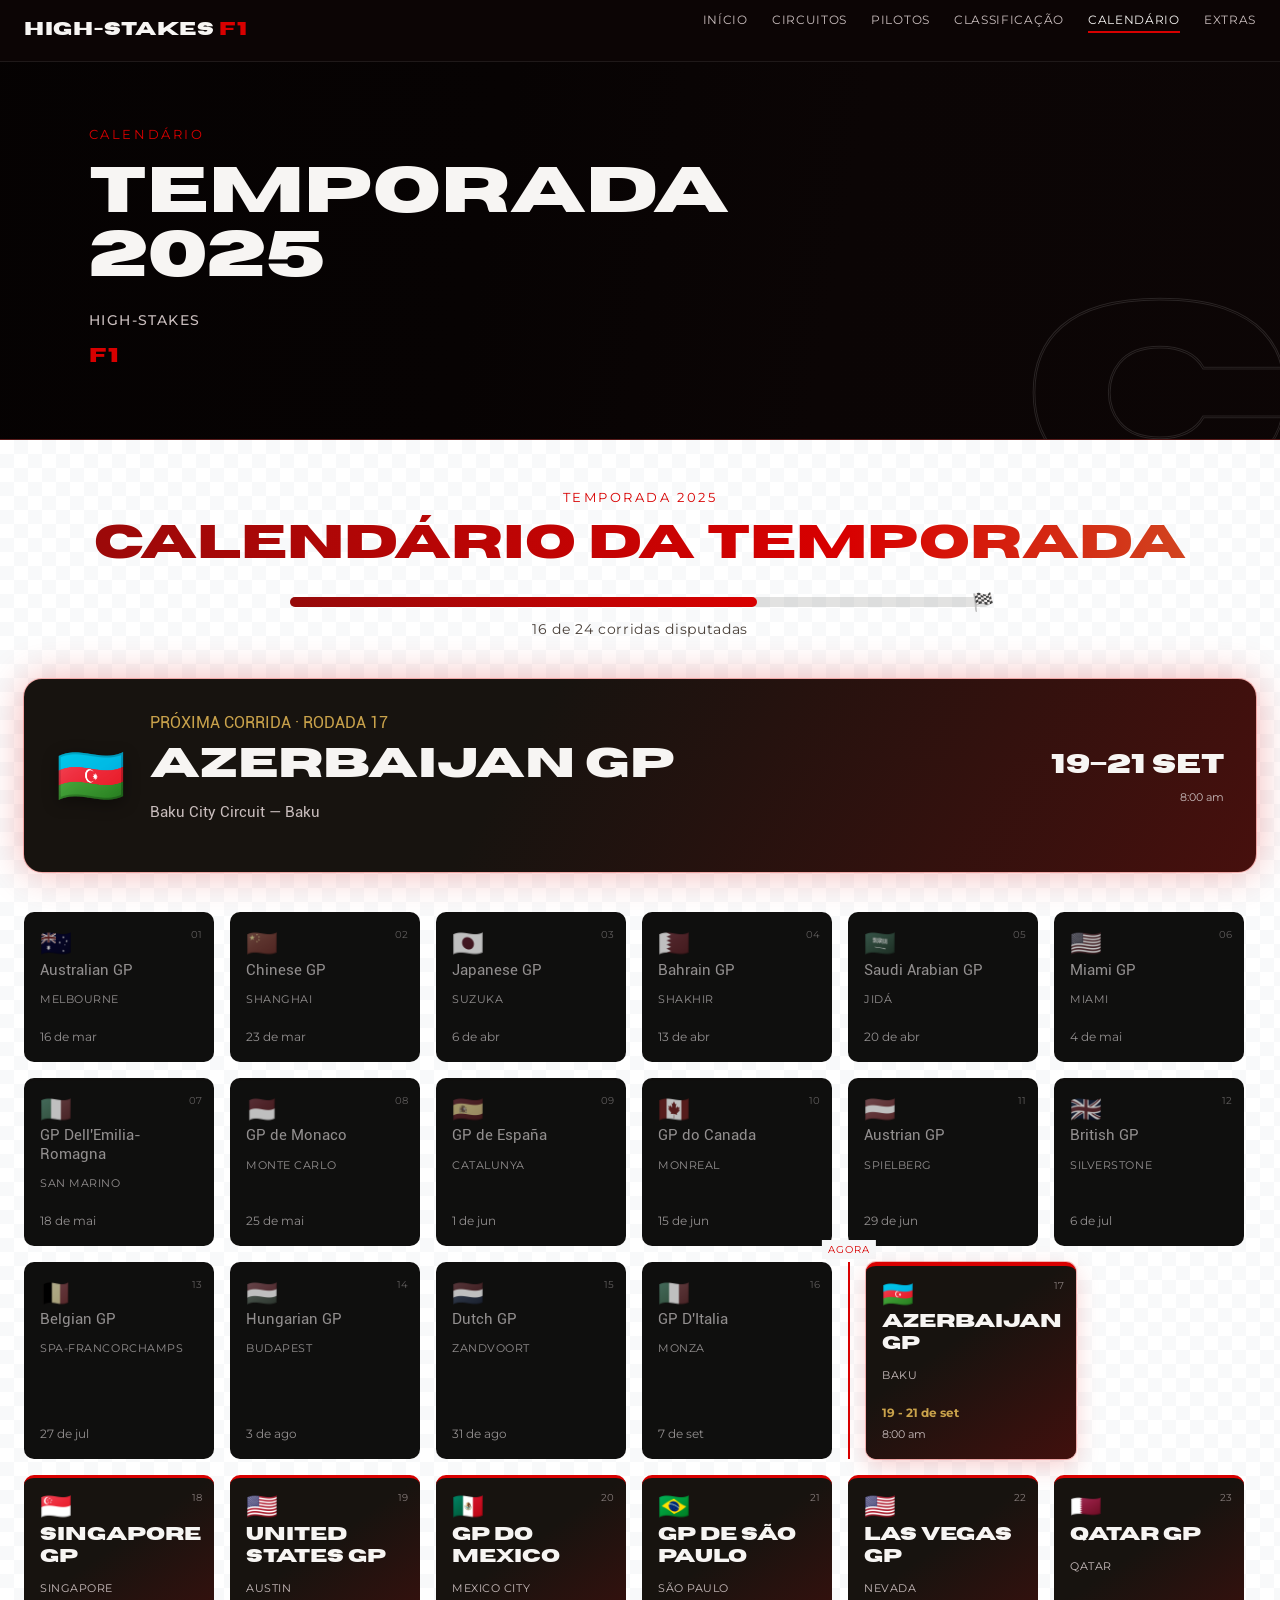
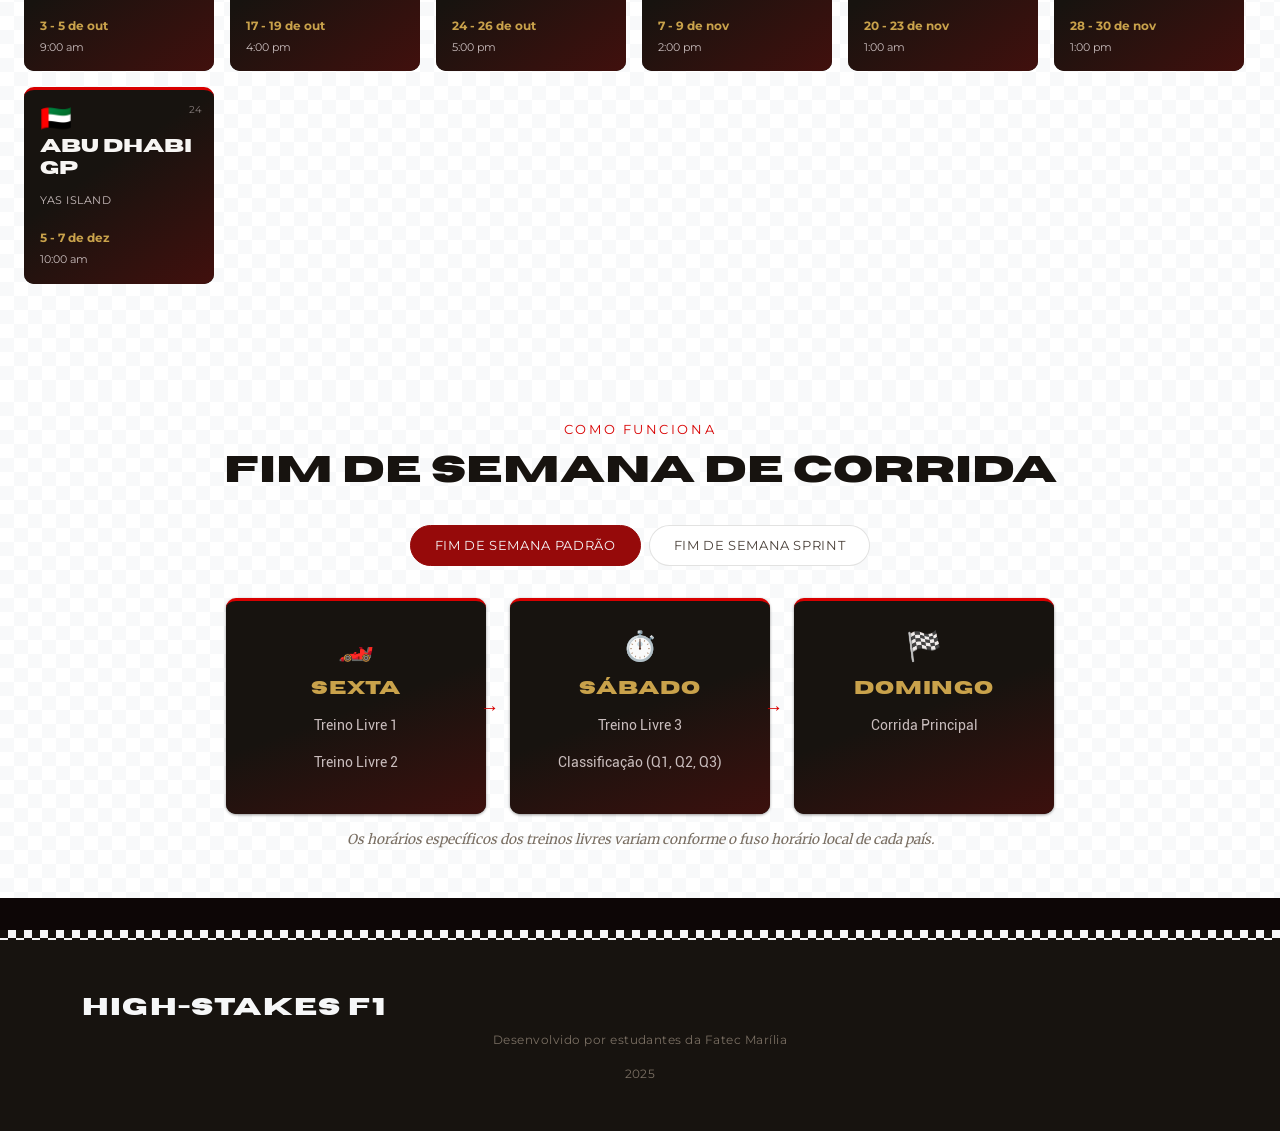
<file: PI/HTML/data.html>
<!DOCTYPE html>
<html lang="pt-br">
    <head>
        <meta charset="utf-8">
        <title>CALENDÁRIO</title>
        <script type="text/javascript">
            (function(c,l,a,r,i,t,y){
                c[a]=c[a]||function(){(c[a].q=c[a].q||[]).push(arguments)};
                t=l.createElement(r);t.async=1;t.src="https://www.clarity.ms/tag/"+i;
                y=l.getElementsByTagName(r)[0];y.parentNode.insertBefore(t,y);
            })(window, document, "clarity", "script", "zbjz1bzq8v");
        </script>
        <link rel="shortcut icon" href="../Midias/Imagens/icone/favicon.ico" type="image/x-icon">
        <meta name="viewport" content="width=device-width, initial-scale=1">
        <link href="https://cdn.jsdelivr.net/npm/bootstrap@5.3.6/dist/css/bootstrap.min.css" rel="stylesheet" integrity="sha384-4Q6Gf2aSP4eDXB8Miphtr37CMZZQ5oXLH2yaXMJ2w8e2ZtHTl7GptT4jmndRuHDT" crossorigin="anonymous"> <!--bootstrap-download-CDN via jsDelivr-->
        <link rel="stylesheet" href="https://cdn.jsdelivr.net/npm/bootstrap-icons@1.11.3/font/bootstrap-icons.css">
        <link rel="stylesheet" href="../CSS/global.css">
        <link rel="stylesheet" href="../CSS/data.css" type="text/css">
    </head>
    <body id="body">
        <header class="global-nav">
            <div class="global-nav__inner">
                <a class="global-nav__logo" href="../PRINCIPAL.html">HIGH-STAKES <span>F1</span></a>
                <input type="checkbox" id="global-nav-toggle" class="global-nav__toggle-input visually-hidden">
                <label for="global-nav-toggle" class="global-nav__toggle-label" aria-label="Abrir menu">&#9776;</label>
                <label for="global-nav-toggle" class="global-nav__overlay" aria-hidden="true"></label>
                <ul class="global-nav__links">
                    <li><a href="../PRINCIPAL.html"><i class="bi bi-house-door-fill"></i>INÍCIO</a></li>
                    <li><a href="corr.html"><i class="bi bi-signpost-split-fill"></i>CIRCUITOS</a></li>
                    <li><a href="corredores.html"><i class="bi bi-person-badge-fill"></i>PILOTOS</a></li>
                    <li><a href="classificacao.html"><i class="bi bi-trophy-fill"></i>CLASSIFICAÇÃO</a></li>
                    <li><a href="data.html" class="is-active"><i class="bi bi-calendar3"></i>CALENDÁRIO</a></li>
                    <li><a href="CE.html"><i class="bi bi-film"></i>EXTRAS</a></li>
                </ul>
            </div>
        </header>
        <nav class="navbar navbar-expand-lg">
            <div class="container-fluid">
                <div class="col-12" id="D2">
                    <span class="page-kicker">CALENDÁRIO</span>
                    <h1>TEMPORADA 2025</h1>
                    <h2>HIGH-STAKES</h2>
                    <h3>F1</h3>
                </div>
            </div>
        </nav>
        <main id="datas">
            <section class="season-progress">
                <span class="page-kicker">TEMPORADA 2025</span>
                <h1>CALENDÁRIO DA TEMPORADA</h1>
                <div class="progress-track">
                    <div class="progress-fill" style="width:66.7%"></div>
                    <span class="progress-flag">🏁</span>
                </div>
                <p class="progress-label">16 de 24 corridas disputadas</p>
            </section>

            <section class="next-race">
                <span class="next-race-flag">🇦🇿</span>
                <div class="next-race-info">
                    <span class="race-kicker">PRÓXIMA CORRIDA · RODADA 17</span>
                    <h2>Azerbaijan GP</h2>
                    <p>Baku City Circuit — Baku</p>
                </div>
                <div class="next-race-when">
                    <span class="next-race-date">19–21 SET</span>
                    <span class="race-time">8:00 am</span>
                </div>
            </section>

            <section class="mb-4" id="PC">
                <div class="season-rail">
                    <div class="race-stop done"><span class="race-flag">🇦🇺</span><span class="race-round">01</span><h3>Australian GP</h3><p class="race-city">MELBOURNE</p><span class="race-date">16 de mar</span></div>
                    <div class="race-stop done"><span class="race-flag">🇨🇳</span><span class="race-round">02</span><h3>Chinese GP</h3><p class="race-city">SHANGHAI</p><span class="race-date">23 de mar</span></div>
                    <div class="race-stop done"><span class="race-flag">🇯🇵</span><span class="race-round">03</span><h3>Japanese GP</h3><p class="race-city">SUZUKA</p><span class="race-date">6 de abr</span></div>
                    <div class="race-stop done"><span class="race-flag">🇧🇭</span><span class="race-round">04</span><h3>Bahrain GP</h3><p class="race-city">SHAKHIR</p><span class="race-date">13 de abr</span></div>
                    <div class="race-stop done"><span class="race-flag">🇸🇦</span><span class="race-round">05</span><h3>Saudi Arabian GP</h3><p class="race-city">JIDÁ</p><span class="race-date">20 de abr</span></div>
                    <div class="race-stop done"><span class="race-flag">🇺🇸</span><span class="race-round">06</span><h3>Miami GP</h3><p class="race-city">MIAMI</p><span class="race-date">4 de mai</span></div>
                    <div class="race-stop done"><span class="race-flag">🇮🇹</span><span class="race-round">07</span><h3>GP Dell'Emilia-Romagna</h3><p class="race-city">SAN MARINO</p><span class="race-date">18 de mai</span></div>
                    <div class="race-stop done"><span class="race-flag">🇲🇨</span><span class="race-round">08</span><h3>GP de Monaco</h3><p class="race-city">MONTE CARLO</p><span class="race-date">25 de mai</span></div>
                    <div class="race-stop done"><span class="race-flag">🇪🇸</span><span class="race-round">09</span><h3>GP de España</h3><p class="race-city">CATALUNYA</p><span class="race-date">1 de jun</span></div>
                    <div class="race-stop done"><span class="race-flag">🇨🇦</span><span class="race-round">10</span><h3>GP do Canada</h3><p class="race-city">MONREAL</p><span class="race-date">15 de jun</span></div>
                    <div class="race-stop done"><span class="race-flag">🇦🇹</span><span class="race-round">11</span><h3>Austrian GP</h3><p class="race-city">SPIELBERG</p><span class="race-date">29 de jun</span></div>
                    <div class="race-stop done"><span class="race-flag">🇬🇧</span><span class="race-round">12</span><h3>British GP</h3><p class="race-city">SILVERSTONE</p><span class="race-date">6 de jul</span></div>
                    <div class="race-stop done"><span class="race-flag">🇧🇪</span><span class="race-round">13</span><h3>Belgian GP</h3><p class="race-city">SPA-FRANCORCHAMPS</p><span class="race-date">27 de jul</span></div>
                    <div class="race-stop done"><span class="race-flag">🇭🇺</span><span class="race-round">14</span><h3>Hungarian GP</h3><p class="race-city">BUDAPEST</p><span class="race-date">3 de ago</span></div>
                    <div class="race-stop done"><span class="race-flag">🇳🇱</span><span class="race-round">15</span><h3>Dutch GP</h3><p class="race-city">ZANDVOORT</p><span class="race-date">31 de ago</span></div>
                    <div class="race-stop done"><span class="race-flag">🇮🇹</span><span class="race-round">16</span><h3>GP D'Italia</h3><p class="race-city">MONZA</p><span class="race-date">7 de set</span></div>
                    <div class="season-now"><span>AGORA</span></div>
                    <div class="race-stop next"><span class="race-flag">🇦🇿</span><span class="race-round">17</span><h3>Azerbaijan GP</h3><p class="race-city">BAKU</p><span class="race-date">19 - 21 de set</span><span class="race-time">8:00 am</span></div>
                    <div class="race-stop upcoming"><span class="race-flag">🇸🇬</span><span class="race-round">18</span><h3>Singapore GP</h3><p class="race-city">SINGAPORE</p><span class="race-date">3 - 5 de out</span><span class="race-time">9:00 am</span></div>
                    <div class="race-stop upcoming"><span class="race-flag">🇺🇸</span><span class="race-round">19</span><h3>United States GP</h3><p class="race-city">AUSTIN</p><span class="race-date">17 - 19 de out</span><span class="race-time">4:00 pm</span></div>
                    <div class="race-stop upcoming"><span class="race-flag">🇲🇽</span><span class="race-round">20</span><h3>GP do Mexico</h3><p class="race-city">MEXICO CITY</p><span class="race-date">24 - 26 de out</span><span class="race-time">5:00 pm</span></div>
                    <div class="race-stop upcoming"><span class="race-flag">🇧🇷</span><span class="race-round">21</span><h3>GP de São Paulo</h3><p class="race-city">SÃO PAULO</p><span class="race-date">7 - 9 de nov</span><span class="race-time">2:00 pm</span></div>
                    <div class="race-stop upcoming"><span class="race-flag">🇺🇸</span><span class="race-round">22</span><h3>Las Vegas GP</h3><p class="race-city">NEVADA</p><span class="race-date">20 - 23 de nov</span><span class="race-time">1:00 am</span></div>
                    <div class="race-stop upcoming"><span class="race-flag">🇶🇦</span><span class="race-round">23</span><h3>Qatar GP</h3><p class="race-city">QATAR</p><span class="race-date">28 - 30 de nov</span><span class="race-time">1:00 pm</span></div>
                    <div class="race-stop upcoming"><span class="race-flag">🇦🇪</span><span class="race-round">24</span><h3>Abu Dhabi GP</h3><p class="race-city">YAS ISLAND</p><span class="race-date">5 - 7 de dez</span><span class="race-time">10:00 am</span></div>
                </div>
            </section>
            <section id="TREINOS">
                <span class="page-kicker">COMO FUNCIONA</span>
                <h1>Fim de semana de corrida</h1>

                <input type="radio" name="weekend-format" id="tab-normal" class="visually-hidden" checked>
                <input type="radio" name="weekend-format" id="tab-sprint" class="visually-hidden">
                <div class="tab-switch">
                    <label for="tab-normal">Fim de semana padrão</label>
                    <label for="tab-sprint">Fim de semana Sprint</label>
                </div>

                <div class="tab-panel panel-normal">
                    <div class="weekend-steps">
                        <div class="weekend-step">
                            <span class="step-icon">🏎️</span>
                            <span class="step-day">SEXTA</span>
                            <p>Treino Livre 1</p>
                            <p>Treino Livre 2</p>
                        </div>
                        <div class="weekend-step">
                            <span class="step-icon">⏱️</span>
                            <span class="step-day">SÁBADO</span>
                            <p>Treino Livre 3</p>
                            <p>Classificação (Q1, Q2, Q3)</p>
                        </div>
                        <div class="weekend-step">
                            <span class="step-icon">🏁</span>
                            <span class="step-day">DOMINGO</span>
                            <p>Corrida Principal</p>
                        </div>
                    </div>
                </div>
                <div class="tab-panel panel-sprint">
                    <div class="weekend-steps">
                        <div class="weekend-step">
                            <span class="step-icon">🏎️</span>
                            <span class="step-day">SEXTA</span>
                            <p>Treino Livre 1</p>
                            <p>Classificação Sprint (SQ1, SQ2, SQ3)</p>
                        </div>
                        <div class="weekend-step">
                            <span class="step-icon">⚡</span>
                            <span class="step-day">SÁBADO</span>
                            <p>Corrida Sprint</p>
                            <p>Classificação (Q1, Q2, Q3)</p>
                        </div>
                        <div class="weekend-step">
                            <span class="step-icon">🏁</span>
                            <span class="step-day">DOMINGO</span>
                            <p>Corrida Principal</p>
                        </div>
                    </div>
                </div>
                <p class="mt-3">Os horários específicos dos treinos livres variam conforme o fuso horário local de cada país.</p>
            </section>
        </main>
        <footer>
            <div class="container-fluid d-flex flex-row align-items-center justify-content-evenly" id="rodape">
                <div class="container text-center">
                    <h3>HIGH-STAKES F1</h3>
                    <p>Desenvolvido por estudantes da Fatec Marília</p>
                    <p>2025</p>
                </div>
            </div>
        </footer>
        <script src="https://cdn.jsdelivr.net/npm/bootstrap@5.3.6/dist/js/bootstrap.bundle.min.js" integrity="sha384-j1CDi7MgGQ12Z7Qab0qlWQ/Qqz24Gc6BM0thvEMVjHnfYGF0rmFCozFSxQBxwHKO" crossorigin="anonymous"></script>
    </body>
</html>
</file>
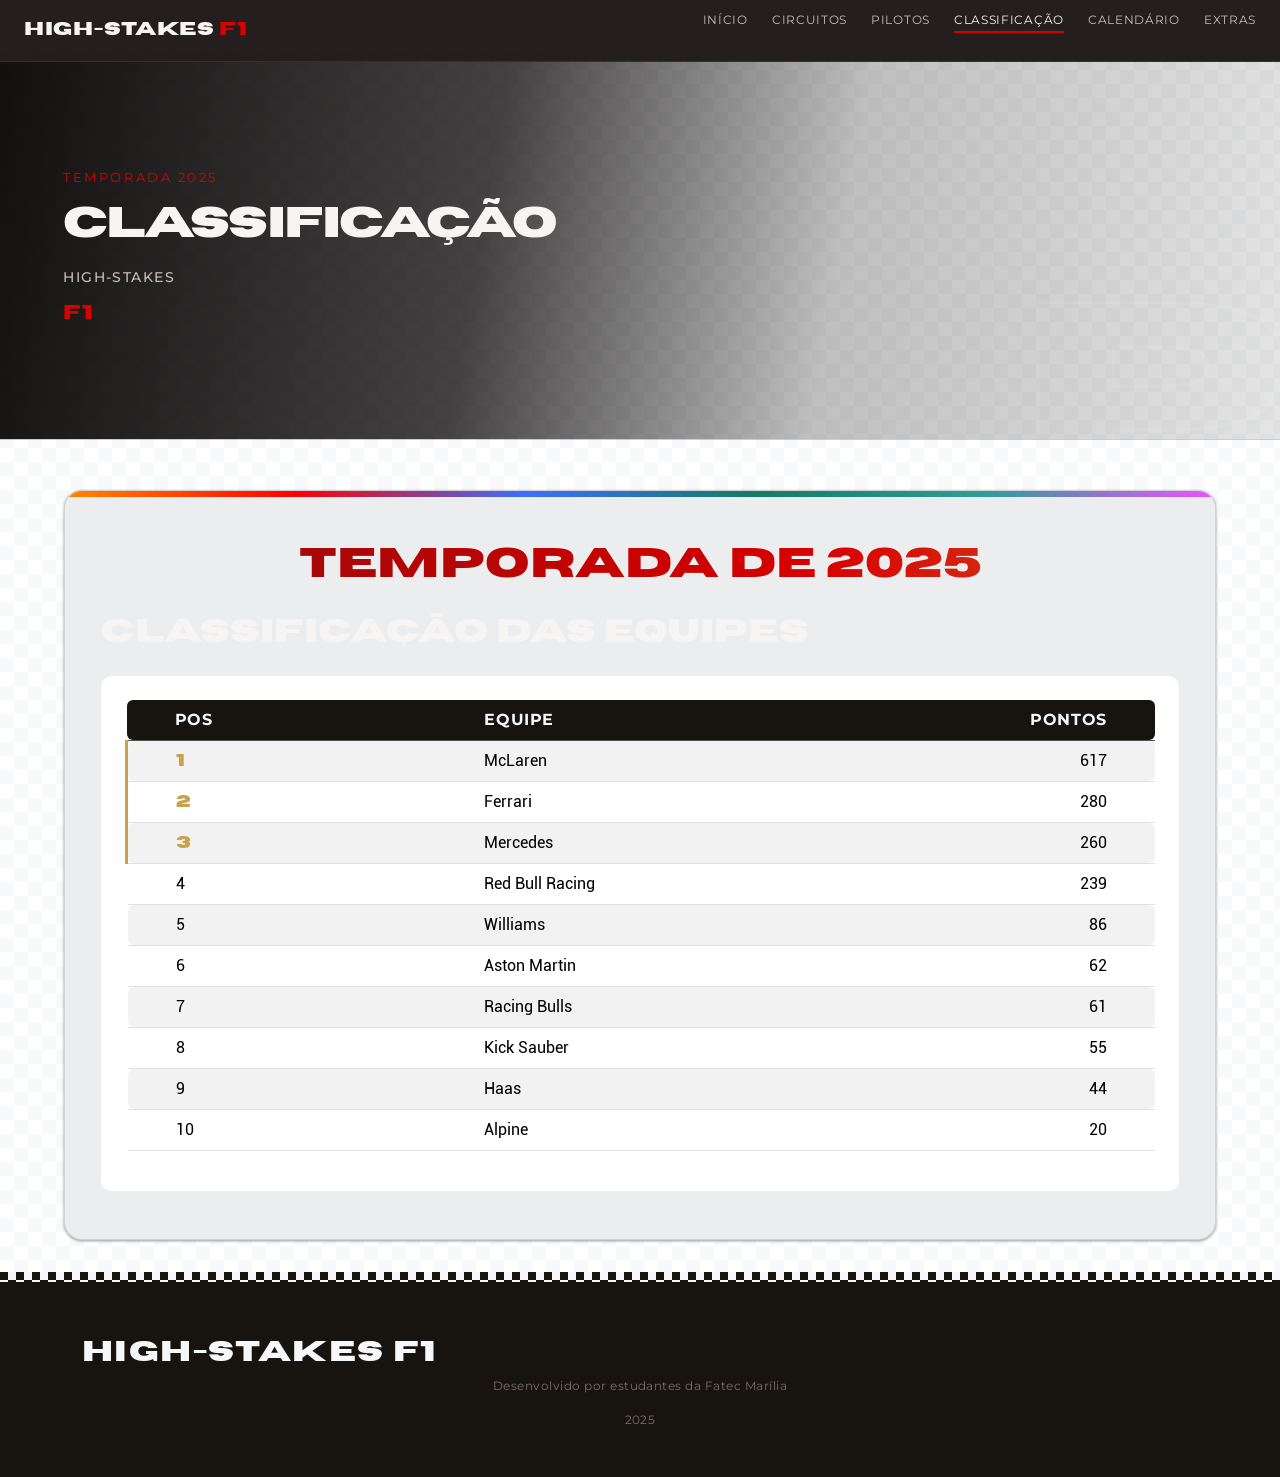
<file: PI/js/classificacao_equipes.html>
<!DOCTYPE html>
    <html lang="pt-br">
      <head>
        <meta charset="utf-8">
        <title>CLASSIFICAÇÃO EQUIPES</title>
        <script type="text/javascript">
            (function(c,l,a,r,i,t,y){
                c[a]=c[a]||function(){(c[a].q=c[a].q||[]).push(arguments)};
                t=l.createElement(r);t.async=1;t.src="https://www.clarity.ms/tag/"+i;
                y=l.getElementsByTagName(r)[0];y.parentNode.insertBefore(t,y);
            })(window, document, "clarity", "script", "zbjz1bzq8v");
        </script>
        <link rel="shortcut icon" href="../Midias/Imagens/icone/favicon.ico" type="image/x-icon">
        <meta name="viewport" content="width=device-width, initial-scale=1">
        <link rel="stylesheet" href="https://cdn.jsdelivr.net/npm/bootstrap@5.3.6/dist/css/bootstrap.min.css" integrity="sha384-4Q6Gf2aSP4eDXB8Miphtr37CMZZQ5oXLH2yaXMJ2w8e2ZtHTl7GptT4jmndRuHDT" crossorigin="anonymous">
        <link rel="stylesheet" href="https://cdn.jsdelivr.net/npm/bootstrap-icons@1.11.3/font/bootstrap-icons.css">
        <link rel="stylesheet" href="../CSS/global.css">
        <link rel="stylesheet" href="../CSS/classificacao.css" type="text/css">
      </head>
      <body id="body">
        <header class="global-nav">
          <div class="global-nav__inner">
            <a class="global-nav__logo" href="../PRINCIPAL.html">HIGH-STAKES <span>F1</span></a>
            <input type="checkbox" id="global-nav-toggle" class="global-nav__toggle-input visually-hidden">
            <label for="global-nav-toggle" class="global-nav__toggle-label" aria-label="Abrir menu">&#9776;</label>
            <label for="global-nav-toggle" class="global-nav__overlay" aria-hidden="true"></label>
            <ul class="global-nav__links">
              <li><a href="../PRINCIPAL.html"><i class="bi bi-house-door-fill"></i>INÍCIO</a></li>
              <li><a href="corr.html"><i class="bi bi-signpost-split-fill"></i>CIRCUITOS</a></li>
              <li><a href="corredores.html"><i class="bi bi-person-badge-fill"></i>PILOTOS</a></li>
              <li><a href="classificacao.html" class="is-active"><i class="bi bi-trophy-fill"></i>CLASSIFICAÇÃO</a></li>
              <li><a href="data.html"><i class="bi bi-calendar3"></i>CALENDÁRIO</a></li>
              <li><a href="CE.html"><i class="bi bi-film"></i>EXTRAS</a></li>
            </ul>
          </div>
        </header>
        <nav class="navbar navbar-expand-lg">
          <div class="container-fluid">
            <div class="col-12" id="D3">
              <span class="page-kicker">TEMPORADA 2025</span>
              <h1>CLASSIFICAÇÃO</h1>
              <h2>HIGH-STAKES</h2>
              <h3>F1</h3>
            </div>
          </div>
        </nav>
        <main class="container-fluid mb-4" id="classifi">
          <section class="mb-3 mt-3" id="PC">
            <h1>TEMPORADA DE 2025</h1>
            <div class="mb-4">
              <h2>Classificação das Equipes</h2>
            </div>
            <div class="container">
              <div class="row">
                <div class="container bg-custom p-4">
                  <div class="table-responsive">
                  <table class="table table-striped">
                    <thead class="table-dark">
                      <tr>
                        <th class="fw-bold text-uppercase px-5 rounded-start">Pos</th>
                        <th class="fw-bold text-uppercase">Equipe</th>
                        <th class="fw-bold text-uppercase rounded-end text-end pe-5">Pontos</th>
                      </tr>
                    </thead>
                    <tbody>
                      <tr>
                        <td class="px-5 rounded-start">1</td>
                        <td>McLaren</td>
                        <td class="rounded-end text-end px-5">617</td>
                      </tr>
                      <tr>
                        <td class="px-5 rounded-start">2</td>
                        <td>Ferrari</td>
                        <td class="rounded-end text-end px-5">280</td>
                      </tr>
                      <tr>
                        <td class="px-5 rounded-start">3</td>
                        <td>Mercedes</td>
                        <td class="rounded-end text-end px-5">260</td>
                      </tr>
                      <tr>
                        <td class="px-5 rounded-start">4</td>
                        <td>Red Bull Racing</td>
                        <td class="rounded-end text-end px-5">239</td>
                      </tr>
                      <tr>
                        <td class="px-5 rounded-start">5</td>
                        <td>Williams</td>
                        <td class="rounded-end text-end px-5">86</td>
                      </tr>
                      <tr>
                        <td class="px-5 rounded-start">6</td>
                        <td>Aston Martin</td>
                        <td class="rounded-end text-end px-5">62</td>
                      </tr>
                      <tr>
                        <td class="px-5 rounded-start">7</td>
                        <td>Racing Bulls</td>
                        <td class="rounded-end text-end px-5">61</td>
                      </tr>
                      <tr>
                        <td class="px-5 rounded-start">8</td>
                        <td>Kick Sauber</td>
                        <td class="rounded-end text-end px-5">55</td>
                      </tr>
                      <tr>
                        <td class="px-5 rounded-start">9</td>
                        <td>Haas</td>
                        <td class="rounded-end text-end px-5">44</td>
                      </tr>
                      <tr>
                        <td class="px-5 rounded-start">10</td>
                        <td>Alpine</td>
                        <td class="rounded-end text-end px-5">20</td>
                      </tr>
                    </tbody>
                  </table>
                  </div>
                </div>
              </div>
            </div>
          </section>
        </main>
        <footer>
          <div class="container-fluid d-flex flex-row align-items-center justify-content-evenly" id="rodape">
            <div class="container text-center">
              <h3>HIGH-STAKES F1</h3>
              <p>Desenvolvido por estudantes da Fatec Marília</p>
              <p>2025</p>
            </div>
          </div>
        </footer>
        <script src="https://cdn.jsdelivr.net/npm/bootstrap@5.3.6/dist/js/bootstrap.bundle.min.js" integrity="sha384-j1CDi7MgGQ12Z7Qab0qlWQ/Qqz24Gc6BM0thvEMVjHnfYGF0rmFCozFSxQBxwHKO" crossorigin="anonymous"></script>
      </body>
    </html>
</file>
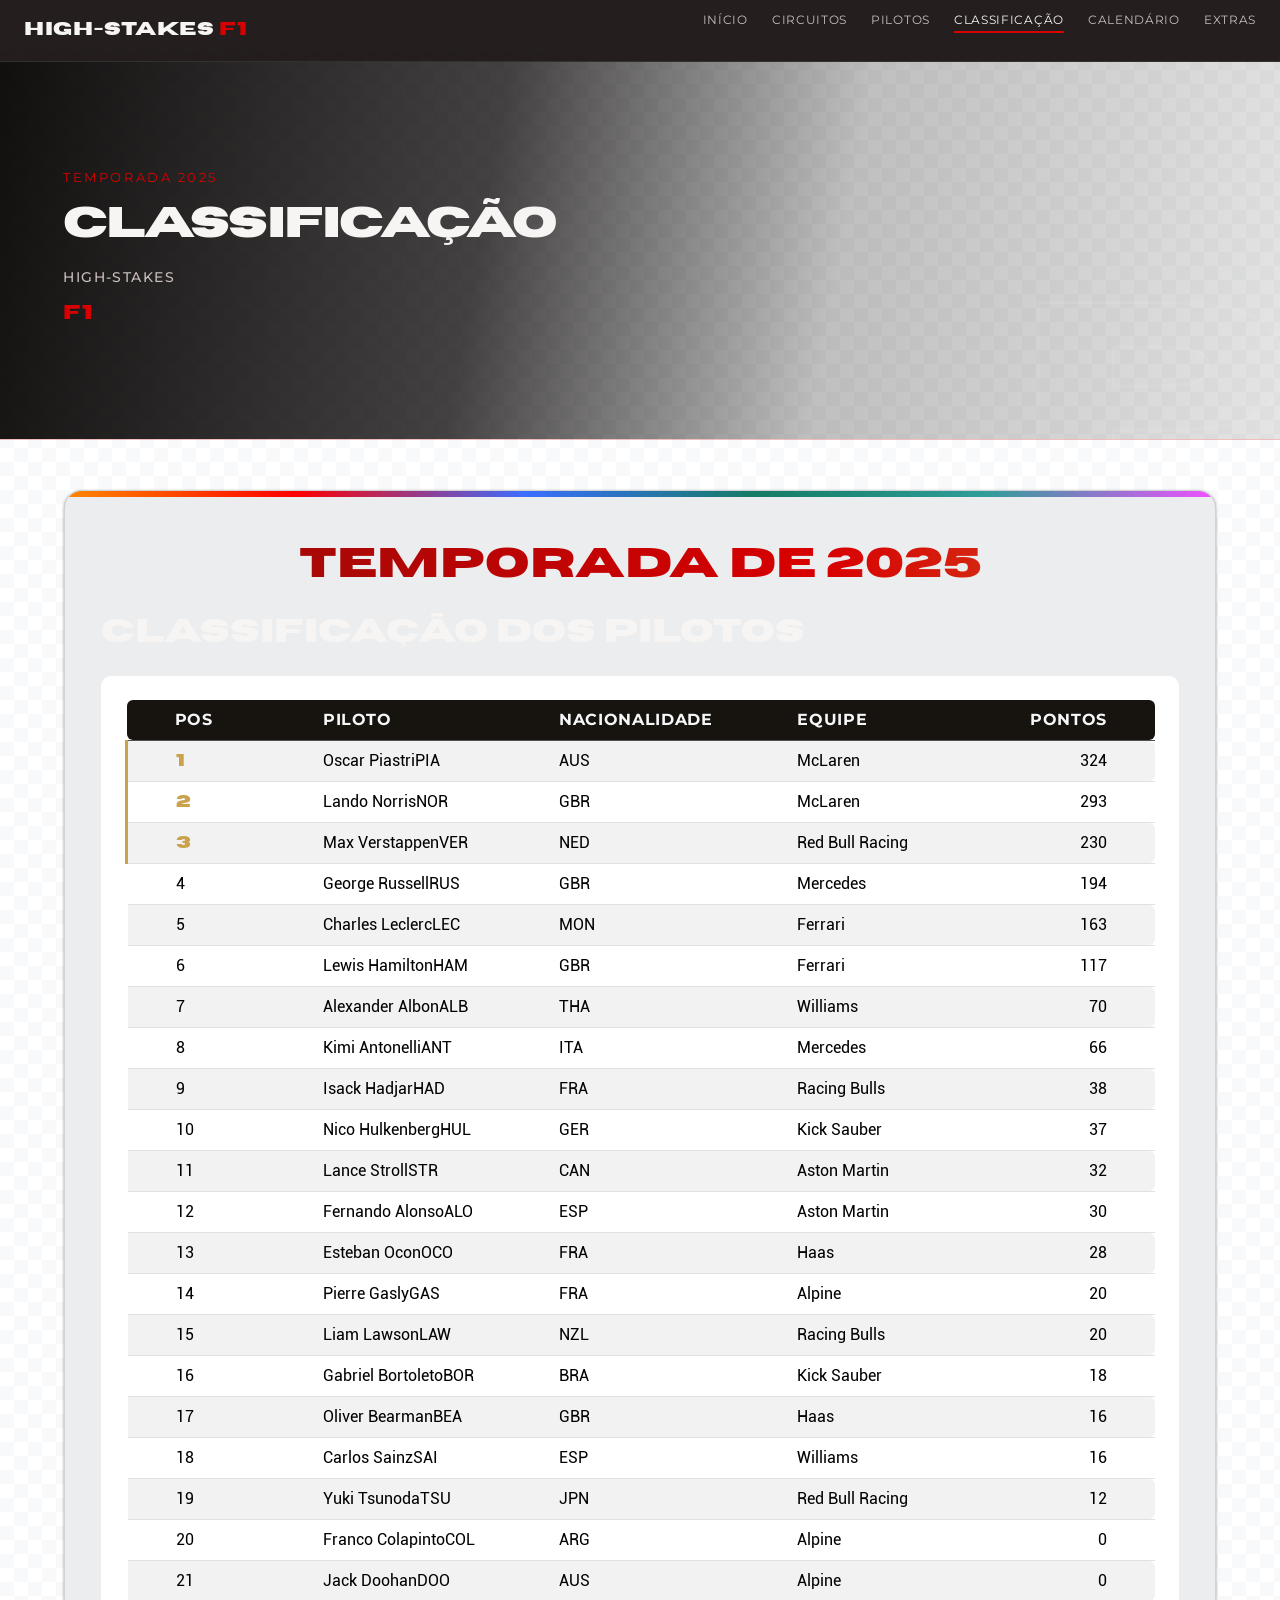
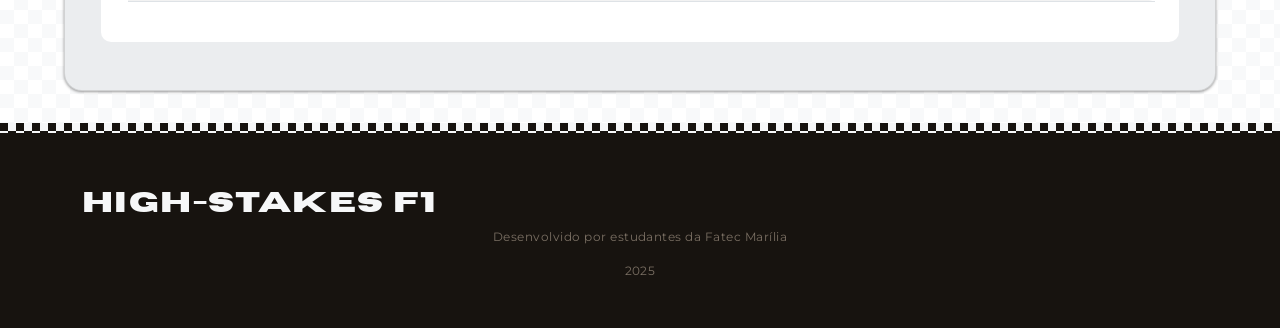
<file: PI/js/classificacao_pilotos.html>
<!DOCTYPE html>
    <html lang="pt-br">
      <head>
        <meta charset="utf-8">
        <title>CLASSIFICAÇÃO PILOTOS</title>
        <script type="text/javascript">
            (function(c,l,a,r,i,t,y){
                c[a]=c[a]||function(){(c[a].q=c[a].q||[]).push(arguments)};
                t=l.createElement(r);t.async=1;t.src="https://www.clarity.ms/tag/"+i;
                y=l.getElementsByTagName(r)[0];y.parentNode.insertBefore(t,y);
            })(window, document, "clarity", "script", "zbjz1bzq8v");
        </script>
        <link rel="shortcut icon" href="../Midias/Imagens/icone/favicon.ico" type="image/x-icon">
        <meta name="viewport" content="width=device-width, initial-scale=1">
        <link rel="stylesheet" href="https://cdn.jsdelivr.net/npm/bootstrap@5.3.6/dist/css/bootstrap.min.css" integrity="sha384-4Q6Gf2aSP4eDXB8Miphtr37CMZZQ5oXLH2yaXMJ2w8e2ZtHTl7GptT4jmndRuHDT" crossorigin="anonymous">
        <link rel="stylesheet" href="https://cdn.jsdelivr.net/npm/bootstrap-icons@1.11.3/font/bootstrap-icons.css">
        <link rel="stylesheet" href="../CSS/global.css">
        <link rel="stylesheet" href="../CSS/classificacao.css" type="text/css">
      </head>
      <body id="body">
        <header class="global-nav">
          <div class="global-nav__inner">
            <a class="global-nav__logo" href="../PRINCIPAL.html">HIGH-STAKES <span>F1</span></a>
            <input type="checkbox" id="global-nav-toggle" class="global-nav__toggle-input visually-hidden">
            <label for="global-nav-toggle" class="global-nav__toggle-label" aria-label="Abrir menu">&#9776;</label>
            <label for="global-nav-toggle" class="global-nav__overlay" aria-hidden="true"></label>
            <ul class="global-nav__links">
              <li><a href="../PRINCIPAL.html"><i class="bi bi-house-door-fill"></i>INÍCIO</a></li>
              <li><a href="corr.html"><i class="bi bi-signpost-split-fill"></i>CIRCUITOS</a></li>
              <li><a href="corredores.html"><i class="bi bi-person-badge-fill"></i>PILOTOS</a></li>
              <li><a href="classificacao.html" class="is-active"><i class="bi bi-trophy-fill"></i>CLASSIFICAÇÃO</a></li>
              <li><a href="data.html"><i class="bi bi-calendar3"></i>CALENDÁRIO</a></li>
              <li><a href="CE.html"><i class="bi bi-film"></i>EXTRAS</a></li>
            </ul>
          </div>
        </header>
        <nav class="navbar navbar-expand-lg">
          <div class="container-fluid">
            <div class="col-12" id="D3">
              <span class="page-kicker">TEMPORADA 2025</span>
              <h1>CLASSIFICAÇÃO</h1>
              <h2>HIGH-STAKES</h2>
              <h3>F1</h3>
            </div>
          </div>
        </nav>
        <main class="container-fluid mb-4" id="classifi">
          <section class="mb-3 mt-3" id="PC">
            <h1>TEMPORADA DE 2025</h1>
            <div class="mb-4">
              <h2>Classificação dos Pilotos</h2>
            </div>
            <div class="container">
              <div class="row">
                <div class="container bg-custom p-4">
                  <div class="table-responsive">
                  <table class="table table-striped">
                    <thead class="table-dark">
                      <tr>
                        <th class="fw-bold text-uppercase px-5 rounded-start">Pos</th>
                        <th class="fw-bold text-uppercase">Piloto</th>
                        <th class="fw-bold text-uppercase">Nacionalidade</th>
                        <th class="fw-bold text-uppercase">Equipe</th>
                        <th class="fw-bold text-uppercase rounded-end text-end pe-5">Pontos</th>
                      </tr>
                    </thead>
                    <tbody>
                      <tr>
                        <td class="px-5">1</td>
                        <td>Oscar PiastriPIA</td>
                        <td>AUS</td>
                        <td>McLaren</td>
                        <td class="rounded-end text-end pe-5">324</td>
                      </tr>
                      <tr>
                        <td class="px-5">2</td>
                        <td>Lando NorrisNOR</td>
                        <td>GBR</td>
                        <td>McLaren</td>
                        <td class="rounded-end text-end pe-5">293</td>
                      </tr>
                      <tr>
                        <td class="px-5">3</td>
                        <td>Max VerstappenVER</td>
                        <td>NED</td>
                        <td>Red Bull Racing</td>
                        <td class="rounded-end text-end pe-5">230</td>
                      </tr>
                      <tr>
                        <td class="px-5">4</td>
                        <td>George RussellRUS</td>
                        <td>GBR</td>
                        <td>Mercedes</td>
                        <td class="rounded-end text-end pe-5">194</td>
                      </tr>
                      <tr>
                        <td class="px-5">5</td>
                        <td>Charles LeclercLEC</td>
                        <td>MON</td>
                        <td>Ferrari</td>
                        <td class="rounded-end text-end pe-5">163</td>
                      </tr>
                      <tr>
                        <td class="px-5">6</td>
                        <td>Lewis HamiltonHAM</td>
                        <td>GBR</td>
                        <td>Ferrari</td>
                        <td class="rounded-end text-end pe-5">117</td>
                      </tr>
                      <tr>
                        <td class="px-5">7</td>
                        <td>Alexander AlbonALB</td>
                        <td>THA</td>
                        <td>Williams</td>
                        <td class="rounded-end text-end pe-5">70</td>
                      </tr>
                      <tr>
                        <td class="px-5">8</td>
                        <td>Kimi AntonelliANT</td>
                        <td>ITA</td>
                        <td>Mercedes</td>
                        <td class="rounded-end text-end pe-5">66</td>
                      </tr>
                      <tr>
                        <td class="px-5">9</td>
                        <td>Isack HadjarHAD</td>
                        <td>FRA</td>
                        <td>Racing Bulls</td>
                        <td class="rounded-end text-end pe-5">38</td>
                      </tr>
                      <tr>
                        <td class="px-5">10</td>
                        <td>Nico HulkenbergHUL</td>
                        <td>GER</td>
                        <td>Kick Sauber</td>
                        <td class="rounded-end text-end pe-5">37</td>
                      </tr>
                      <tr>
                        <td class="px-5">11</td>
                        <td>Lance StrollSTR</td>
                        <td>CAN</td>
                        <td>Aston Martin</td>
                        <td class="rounded-end text-end pe-5">32</td>
                      </tr>
                      <tr>
                        <td class="px-5">12</td>
                        <td>Fernando AlonsoALO</td>
                        <td>ESP</td>
                        <td>Aston Martin</td>
                        <td class="rounded-end text-end pe-5">30</td>
                      </tr>
                      <tr>
                        <td class="px-5">13</td>
                        <td>Esteban OconOCO</td>
                        <td>FRA</td>
                        <td>Haas</td>
                        <td class="rounded-end text-end pe-5">28</td>
                      </tr>
                      <tr>
                        <td class="px-5">14</td>
                        <td>Pierre GaslyGAS</td>
                        <td>FRA</td>
                        <td>Alpine</td>
                        <td class="rounded-end text-end pe-5">20</td>
                      </tr>
                      <tr>
                        <td class="px-5">15</td>
                        <td>Liam LawsonLAW</td>
                        <td>NZL</td>
                        <td>Racing Bulls</td>
                        <td class="rounded-end text-end pe-5">20</td>
                      </tr>
                      <tr>
                        <td class="px-5">16</td>
                        <td>Gabriel BortoletoBOR</td>
                        <td>BRA</td>
                        <td>Kick Sauber</td>
                        <td class="rounded-end text-end pe-5">18</td>
                      </tr>
                      <tr>
                        <td class="px-5">17</td>
                        <td>Oliver BearmanBEA</td>
                        <td>GBR</td>
                        <td>Haas</td>
                        <td class="rounded-end text-end pe-5">16</td>
                      </tr>
                      <tr>
                        <td class="px-5">18</td>
                        <td>Carlos SainzSAI</td>
                        <td>ESP</td>
                        <td>Williams</td>
                        <td class="rounded-end text-end pe-5">16</td>
                      </tr>
                      <tr>
                        <td class="px-5">19</td>
                        <td>Yuki TsunodaTSU</td>
                        <td>JPN</td>
                        <td>Red Bull Racing</td>
                        <td class="rounded-end text-end pe-5">12</td>
                      </tr>
                      <tr>
                        <td class="px-5">20</td>
                        <td>Franco ColapintoCOL</td>
                        <td>ARG</td>
                        <td>Alpine</td>
                        <td class="rounded-end text-end pe-5">0</td>
                      </tr>
                      <tr>
                        <td class="px-5">21</td>
                        <td>Jack DoohanDOO</td>
                        <td>AUS</td>
                        <td>Alpine</td>
                        <td class="rounded-end text-end pe-5">0</td>
                      </tr>
                    </tbody>
                  </table>
                  </div>
                </div>
              </div>
            </div>
          </section>
        </main>
        <footer>
          <div class="container-fluid d-flex flex-row align-items-center justify-content-evenly" id="rodape">
            <div class="container text-center">
              <h3>HIGH-STAKES F1</h3>
              <p>Desenvolvido por estudantes da Fatec Marília</p>
              <p>2025</p>
            </div>
          </div>
        </footer>
        <script src="https://cdn.jsdelivr.net/npm/bootstrap@5.3.6/dist/js/bootstrap.bundle.min.js" integrity="sha384-j1CDi7MgGQ12Z7Qab0qlWQ/Qqz24Gc6BM0thvEMVjHnfYGF0rmFCozFSxQBxwHKO" crossorigin="anonymous"></script>
      </body>
    </html>
</file>
<file: PI/CSS/global.css>
/* ============================================================
   HIGH-STAKES F1 — Global design system
   Fonts, tokens, reset, base typography and shared components
   shared by every page. Page-specific CSS loads AFTER this file.
   ============================================================ */

@font-face {
    font-family: FP;
    src: url(../Midias/Fontes/Horizon-Font/horizon.otf);
}
@font-face {
    font-family: FS;
    src: url(../Midias/Fontes/Horizon-Font/horizon_outlined.otf);
}
@font-face {
    font-family: Roboto1;
    src: url(../Midias/Fontes/Roboto-Regular.ttf);
}
@font-face {
    font-family: M1;
    src: url(../Midias/Fontes/Montserrat-VariableFont_wght.ttf);
}
@font-face {
    font-family: MERRI;
    src: url(../Midias/Fontes/Merriweather/Merriweather-VariableFont_opsz\,wdth\,wght.ttf);
}

/* ---------- Design tokens ---------- */
:root{
    /* Neutrals / surfaces */
    --bg: #0d0606;
    --bg-raised: #160a0a;
    --surface: #1f1212;
    --surface-alt: #2a1717;
    --border-subtle: rgba(255,255,255,0.08);
    --border-strong: rgba(227,68,65,0.35);

    /* Text */
    --text-primary: #f7f5f3;
    --text-secondary: #c9bdbd;
    --text-muted: #8f7f7f;
    --text-on-accent: #f7f5f3;

    /* Red scale */
    --red-100: #e34441;
    --red-200: #d80000;
    --red-300: #960a0a;
    --red-400: #660505;
    --red-500: #680000;
    --red-600: #160000;
    --red-700: #6a0608;

    /* Semantic roles */
    --accent: var(--red-200);
    --accent-strong: var(--red-300);
    --accent-soft: rgba(216,0,0,0.14);
    --link: var(--red-100);
    --link-hover: var(--red-200);
    --focus-ring: #ff6b67;

    /* Complementary accent */
    --gold: #c9a24b;

    /* Light surfaces (standings/table sections) */
    --light-surface: #f0ece6;
    --light-surface-alt: #d8cdbd;

    /* Paper — editorial light sections (the main content "voice") */
    --paper: #f6f7f8;
    --paper-alt: #ebedef;
    --check-a: #ffffff;
    --check-b: #f8f9fa;
    --ink: #17130f;
    --ink-soft: #4a4039;
    --ink-muted: #7a6f63;
    --hairline: rgba(23,19,15,0.12);

    /* Elevation */
    --shadow-sm: 0 1px 3px rgba(0,0,0,0.4);
    --shadow-md: 0 4px 16px rgba(0,0,0,0.5);
    --shadow-lg: 0 12px 32px rgba(0,0,0,0.55);
    --shadow-accent: 0 0 0 1px var(--border-strong), 0 8px 24px rgba(216,0,0,0.18);

    /* Radius */
    --radius-sm: 4px;
    --radius-md: 10px;
    --radius-lg: 18px;
    --radius-pill: 999px;

    /* Spacing scale */
    --space-1: 4px;
    --space-2: 8px;
    --space-3: 12px;
    --space-4: 16px;
    --space-5: 24px;
    --space-6: 32px;
    --space-7: 48px;
    --space-8: 64px;
    --space-9: 96px;

    /* Typography */
    --font-display: FP, "Arial Narrow", sans-serif;
    --font-display-outline: FS, FP, sans-serif;
    --font-subhead: MERRI, Georgia, serif;
    --font-body: Roboto1, Arial, sans-serif;
    --font-ui: M1, Arial, sans-serif;

    /* Legacy aliases — kept so pages not yet fully migrated still resolve */
    --C1P: var(--text-primary);
    --cor1: var(--red-100);
    --cor2: var(--red-200);
    --cor3: var(--red-300);
    --cor4: var(--red-400);
    --cor5: var(--red-500);
    --cor6: var(--red-600);
    --cor7: var(--red-700);
    --cor8: var(--bg-raised);
    --cor9: var(--bg);
    --cor10: var(--light-surface);
    --cor11: var(--light-surface-alt);
    --VERMELHO: var(--accent);
}

/* ---------- Reset ---------- */
*{
    margin: 0;
    padding: 0;
    box-sizing: border-box;
    flex-wrap: wrap;
    scroll-behavior: smooth;
}
*::selection{
    background-color: var(--accent);
    color: var(--text-primary);
}
:focus-visible{
    outline: 2px solid var(--focus-ring);
    outline-offset: 2px;
}

/* ---------- Scrollbar ---------- */
html{
    overflow-x: hidden;
    width: 100%;
    scrollbar-color: var(--accent-strong) var(--bg-raised);
    scrollbar-width: thin;
}
::-webkit-scrollbar{
    width: 12px;
    height: 12px;
}
::-webkit-scrollbar-track{
    background: var(--bg-raised);
}
::-webkit-scrollbar-thumb{
    background-color: var(--accent-strong);
    border-radius: var(--radius-pill);
    border: 3px solid var(--bg-raised);
}
::-webkit-scrollbar-thumb:hover{
    background-color: var(--accent);
}
::-webkit-scrollbar-corner{
    background: var(--bg-raised);
}

/* ---------- Shared: checkered "racing flag" paper background ----------
   Applied wherever a page uses the light "paper" surface as its base
   (replaces flat --paper fill on body/main for the light sections). */
.checkered{
    background-color: var(--check-a);
    background-image: repeating-conic-gradient(var(--check-b) 0% 25%, transparent 0% 50%);
    background-size: 28px 28px;
}

/* ---------- Base typography ---------- */
body{
    background-color: var(--bg);
    color: var(--text-primary);
    font-family: var(--font-body);
}
h1, h2, h3{
    font-family: var(--font-display);
}
a{
    color: var(--link);
    text-decoration: none;
}
.visually-hidden{
    position: absolute !important;
    width: 1px;
    height: 1px;
    overflow: hidden;
    clip: rect(0,0,0,0);
    white-space: nowrap;
}

/* ---------- Shared: card skin ---------- */
.card-base{
    position: relative;
    background-color: var(--surface);
    border: 1px solid var(--border-subtle);
    border-radius: var(--radius-md);
    box-shadow: var(--shadow-sm);
    overflow: hidden;
    transition: transform 0.25s ease, box-shadow 0.25s ease, border-color 0.25s ease;
}
.card-base::before{
    content: "";
    position: absolute;
    inset: 0;
    border-radius: inherit;
    padding: 1px;
    background: linear-gradient(135deg, var(--accent), transparent 40%, transparent 60%, var(--gold));
    opacity: 0;
    -webkit-mask: linear-gradient(#000 0 0) content-box, linear-gradient(#000 0 0);
    -webkit-mask-composite: xor;
    mask-composite: exclude;
    transition: opacity 0.3s ease;
    pointer-events: none;
}
.card-base:hover{
    transform: translateY(-6px);
    box-shadow: var(--shadow-lg);
}
.card-base:hover::before{
    opacity: 1;
}

/* ---------- Shared: buttons (sliding-fill press effect) ---------- */
.btn{
    position: relative;
    display: inline-block;
    font-family: var(--font-ui);
    letter-spacing: 0.04em;
    text-transform: uppercase;
    font-size: 0.8rem;
    text-decoration: none;
    padding: 12px 26px;
    border-radius: var(--radius-pill) var(--radius-sm);
    border: none;
    cursor: pointer;
    overflow: hidden;
    isolation: isolate;
    z-index: 0;
    transition: transform 0.15s ease, box-shadow 0.25s ease;
}
.btn::before{
    content: "";
    position: absolute;
    inset: 0;
    z-index: -1;
    transform: translateX(-100%);
    transition: transform 0.35s cubic-bezier(.65,0,.35,1);
}
.btn:hover::before{
    transform: translateX(0);
}
.btn:active{
    transform: scale(0.96);
}
.btn-primary{
    background-color: var(--accent-strong);
    color: var(--text-primary);
}
.btn-primary::before{
    background-color: var(--accent);
}
.btn-primary:hover{
    box-shadow: var(--shadow-accent);
}
.btn-ghost{
    background-color: transparent;
    border: 1px solid var(--border-subtle);
    color: var(--text-primary);
}
.btn-ghost::before{
    background-color: var(--accent);
}
.btn-ghost:hover{
    border-color: var(--accent);
    color: var(--text-primary);
}

/* ---------- Shared: header / nav (mobile toggle, no JS) ---------- */
.site-nav__toggle-input{
    position: absolute;
}
.site-nav__toggle-label{
    display: none;
    cursor: pointer;
    font-size: 1.8rem;
    color: var(--text-primary);
    line-height: 1;
    padding: var(--space-2);
}

/* ---------- Global nav bar — identical on every page ---------- */
.global-nav{
    position: sticky;
    top: 0;
    z-index: 100;
    width: 100%;
    background-color: rgba(13,6,6,0.9);
    backdrop-filter: blur(12px);
    border-bottom: 1px solid var(--border-subtle);
}
.global-nav__inner{
    max-width: 1300px;
    margin: 0 auto;
    display: flex;
    flex-wrap: nowrap;
    align-items: center;
    justify-content: space-between;
    padding: var(--space-3) var(--space-5);
    position: relative;
}
.global-nav__logo{
    font-family: var(--font-display);
    font-size: 1.1rem;
    letter-spacing: 0.04em;
    color: var(--text-primary);
}
.global-nav__logo span{
    color: var(--accent);
}
.global-nav__toggle-input{
    position: absolute;
}
.global-nav__toggle-label{
    display: none;
    cursor: pointer;
    font-size: 0;
    color: var(--text-primary);
    line-height: 1;
}
.global-nav__toggle-label::before{
    content: "\2630";
    font-size: 1.6rem;
}
#global-nav-toggle:checked ~ .global-nav__toggle-label::before{
    content: "\2715";
}
.global-nav__links{
    display: flex;
    flex-wrap: nowrap;
    align-items: center;
    gap: var(--space-5);
    list-style: none;
}
.global-nav__links a{
    display: flex;
    align-items: center;
    font-family: var(--font-ui);
    letter-spacing: 0.06em;
    text-transform: uppercase;
    font-size: 0.72rem;
    color: var(--text-secondary);
    border-bottom: 2px solid transparent;
    padding-bottom: 2px;
    transition: color 0.2s ease, border-color 0.2s ease;
}
.global-nav__links a:hover,
.global-nav__links a.is-active{
    color: var(--text-primary);
    border-bottom-color: var(--accent);
}
.global-nav__links a i{
    display: none;
}
.global-nav__overlay{
    display: none;
}
@media (max-width: 879px){
    .global-nav__toggle-label{
        position: relative;
        display: flex;
        align-items: center;
        justify-content: center;
        z-index: 1001;
    }
    .global-nav__overlay{
        display: block;
        position: fixed;
        inset: 0;
        background-color: rgba(5,2,2,0.55);
        backdrop-filter: blur(2px);
        opacity: 0;
        pointer-events: none;
        transition: opacity 0.25s ease;
        z-index: 999;
    }
    #global-nav-toggle:checked ~ .global-nav__overlay{
        opacity: 1;
        pointer-events: auto;
    }
    .global-nav__links{
        position: fixed;
        top: 0;
        right: 0;
        bottom: 0;
        width: 78%;
        max-width: 320px;
        height: 100vh;
        overflow-y: auto;
        flex-direction: column;
        align-items: stretch;
        justify-content: flex-start;
        gap: var(--space-2);
        background-color: var(--bg-raised);
        box-shadow: var(--shadow-lg);
        transform: translateX(100%);
        transition: transform 0.3s ease, visibility 0.3s ease;
        padding: var(--space-8) var(--space-5);
        z-index: 1000;
        visibility: hidden;
        pointer-events: none;
    }
    .global-nav__links::before{
        content: "MENU";
        display: block;
        width: 100%;
        font-family: var(--font-ui);
        letter-spacing: 0.14em;
        font-size: 0.68rem;
        color: var(--text-muted);
        padding-bottom: var(--space-3);
        margin-bottom: var(--space-2);
        border-bottom: 1px solid var(--border-subtle);
    }
    .global-nav__links li{
        width: 100%;
    }
    .global-nav__links a{
        gap: var(--space-3);
        width: 100%;
        font-size: 0.9rem;
        letter-spacing: 0.04em;
        color: var(--text-primary);
        border-bottom: 1px solid var(--border-subtle);
        padding: var(--space-3) var(--space-2);
        border-radius: var(--radius-sm);
        opacity: 0;
        transform: translateX(18px);
        transition: color 0.2s ease, background-color 0.2s ease, border-color 0.2s ease,
                    opacity 0.3s ease, transform 0.3s ease;
    }
    .global-nav__links a:hover,
    .global-nav__links a.is-active{
        background-color: var(--accent-soft);
        border-bottom-color: var(--accent-soft);
    }
    .global-nav__links a i{
        display: inline-flex;
        align-items: center;
        justify-content: center;
        width: 1.6rem;
        font-size: 1.05rem;
        color: var(--accent);
        flex-shrink: 0;
    }
    #global-nav-toggle:checked ~ .global-nav__links{
        transform: translateX(0);
        visibility: visible;
        pointer-events: auto;
    }
    #global-nav-toggle:checked ~ .global-nav__links a{
        opacity: 1;
        transform: translateX(0);
    }
    #global-nav-toggle:checked ~ .global-nav__links li:nth-child(1) a{ transition-delay: 0.06s; }
    #global-nav-toggle:checked ~ .global-nav__links li:nth-child(2) a{ transition-delay: 0.11s; }
    #global-nav-toggle:checked ~ .global-nav__links li:nth-child(3) a{ transition-delay: 0.16s; }
    #global-nav-toggle:checked ~ .global-nav__links li:nth-child(4) a{ transition-delay: 0.21s; }
    #global-nav-toggle:checked ~ .global-nav__links li:nth-child(5) a{ transition-delay: 0.26s; }
    #global-nav-toggle:checked ~ .global-nav__links li:nth-child(6) a{ transition-delay: 0.31s; }
}

/* ---------- Shared: footer ---------- */
footer{
    position: relative;
    background-color: var(--ink);
    width: 100%;
    padding: var(--space-7) 0 var(--space-6);
    margin-top: var(--space-6);
}
footer::before{
    content: "";
    position: absolute;
    top: 0;
    left: 0;
    right: 0;
    height: 10px;
    background-image: repeating-conic-gradient(var(--paper) 0% 25%, var(--ink) 0% 50%);
    background-size: 16px 16px;
}
#rodape{
    width: 100%;
    display: flex;
    align-items: center;
    flex-direction: column;
    justify-content: center;
    gap: var(--space-2);
}
#rodape h2, #rodape h3{
    font-family: var(--font-display);
    text-align: center;
    color: var(--paper);
    letter-spacing: 0.05em;
    display: flex;
    flex-direction: row;
    align-items: center;
    margin-top: var(--space-4);
}
#rodape p{
    font-family: var(--font-ui);
    color: var(--ink-muted);
    font-size: 0.75rem;
    letter-spacing: 0.04em;
}

/* ---------- Responsive breakpoints (shared components) ---------- */
@media (min-width: 600px){
    /* 2-column card grids handled per-page */
}
@media (min-width: 880px){
    .site-nav__toggle-label{
        display: none;
    }
}
@media (max-width: 879px){
    .site-nav__toggle-label{
        display: flex;
        align-items: center;
        justify-content: center;
    }
}
</file>
<file: PI/PRINCIPAL.css>
body{
    overflow-x: hidden;
    display: flex;
    flex-direction: column;
    background-color: var(--check-a);
    background-image: repeating-conic-gradient(var(--check-b) 0% 25%, transparent 0% 50%);
    background-size: 28px 28px;
}

/* ---------- Hero ---------- */
.hero{
    position: relative;
    min-height: 92vh;
    width: 100%;
    display: flex;
    align-items: center;
    background-image:
        linear-gradient(100deg, rgba(5,2,2,.96) 0%, rgba(5,2,2,.8) 36%, rgba(5,2,2,.3) 62%, rgba(5,2,2,.12) 100%),
        url(https://images.unsplash.com/photo-1763053628565-2d38fdca5835?w=1920&q=80&fm=jpg&fit=crop);
    background-size: cover;
    background-position: center;
    background-repeat: no-repeat;
    border-bottom: 1px solid var(--border-strong);
    overflow: hidden;
}
.hero::after{
    content: "F1";
    position: absolute;
    right: -2vw;
    bottom: -8vw;
    font-family: var(--font-display-outline);
    font-size: 38vw;
    line-height: 1;
    color: transparent;
    -webkit-text-stroke: 1px var(--border-strong);
    pointer-events: none;
    z-index: 0;
}
.hero::before{
    content: "";
    position: absolute;
    left: 0;
    right: 0;
    bottom: -1px;
    height: 90px;
    background-color: var(--bg-raised);
    clip-path: polygon(0 100%, 100% 35%, 100% 100%);
    z-index: 2;
}
a:hover:not(.btn, .btn *){
    color: var(--accent);
}
.hero-inner{
    position: relative;
    z-index: 2;
    width: 100%;
    max-width: 760px;
    margin-left: 6vw;
    display: flex;
    flex-direction: column;
    align-items: flex-start;
    text-align: left;
    gap: var(--space-3);
}
.hero-kicker{
    font-family: var(--font-ui);
    letter-spacing: 0.2em;
    text-transform: uppercase;
    color: var(--accent);
    font-size: 0.9rem;
}
#K1{
    color: var(--accent);
    font-size: 1em;
    margin-left: 10px;
}
.hero-inner h1{
    font-family: var(--font-display);
    font-size: clamp(2.5rem, 7vw, 6rem);
    text-align: left;
    color: var(--text-primary);
    display: flex;
    flex-wrap: wrap;
    justify-content: flex-start;
    line-height: 1;
}
.hero-inner p{
    color: var(--text-secondary);
    font-family: var(--font-subhead);
    font-style: italic;
    letter-spacing: 1px;
    font-size: clamp(0.9rem, 1.6vw, 1.3rem);
    max-width: 44ch;
}

/* ============================================================
   PULSE STRIP — dark band bridging hero to the new homepage
   ============================================================ */
.pulse{
    position: relative;
    width: 100%;
    background-color: var(--bg-raised);
    display: grid;
    grid-template-columns: 1fr 1.3fr 1fr;
    border-bottom: 1px solid var(--border-subtle);
}
.pulse__item{
    display: flex;
    flex-direction: column;
    align-items: center;
    justify-content: center;
    gap: var(--space-1);
    padding: var(--space-5) var(--space-3);
    text-align: center;
    border-right: 1px solid var(--border-subtle);
}
.pulse__item:last-child{
    border-right: none;
}
.pulse__icon{
    font-size: 1.1rem;
    color: var(--text-muted);
    margin-bottom: var(--space-1);
}
.pulse__label{
    font-family: var(--font-ui);
    letter-spacing: 0.15em;
    text-transform: uppercase;
    font-size: 0.65rem;
    color: var(--text-muted);
}
.pulse__value{
    font-family: var(--font-display);
    color: var(--text-primary);
    font-size: clamp(1.2rem, 2.6vw, 1.8rem);
}
.pulse__of{
    color: var(--text-muted);
    font-size: 0.7em;
}
.pulse__sub{
    font-family: var(--font-body);
    color: var(--text-secondary);
    font-size: 0.75rem;
}
.pulse__item--accent{
    background: linear-gradient(180deg, rgba(216,0,0,.12), transparent);
}
.pulse__item--accent .pulse__icon{
    color: var(--accent);
}
.pulse__item--accent .pulse__value{
    color: var(--accent);
    animation: pulse-glow 2.4s ease-in-out infinite;
}
@keyframes pulse-glow{
    0%, 100%{ text-shadow: 0 0 0 transparent; }
    50%{ text-shadow: 0 0 18px rgba(216,0,0,.6); }
}

/* ---------- shared section scaffolding ---------- */
main{
    width: 100%;
    display: flex;
    flex-direction: column;
}
.page-kicker{
    font-family: var(--font-ui);
    letter-spacing: 0.2em;
    text-transform: uppercase;
    color: var(--accent);
    font-size: 0.8rem;
}

/* ============================================================
   EXPLORE — bento-style navigation grid
   ============================================================ */
.explore{
    width: 100%;
    background-color: var(--check-a);
    background-image: repeating-conic-gradient(var(--check-b) 0% 25%, transparent 0% 50%);
    background-size: 28px 28px;
    padding: var(--space-8) max(var(--space-6), calc((100% - 1200px) / 2));
}
.explore__head{
    display: flex;
    flex-direction: column;
    gap: var(--space-2);
    margin-bottom: var(--space-6);
}
.explore__head h2{
    font-family: var(--font-display);
    font-size: clamp(1.8rem, 4vw, 2.8rem);
    color: var(--ink);
}
.explore__grid{
    display: grid;
    grid-template-columns: repeat(4, 1fr);
    grid-template-rows: repeat(2, minmax(150px, auto));
    grid-template-areas:
        "circ circ drv  std"
        "circ circ cal  ext";
    gap: var(--space-4);
}
.explore__card{
    position: relative;
    display: flex;
    flex-direction: column;
    justify-content: flex-end;
    gap: var(--space-1);
    padding: var(--space-5);
    min-width: 0;
    min-height: 0;
    border-radius: var(--radius-lg);
    overflow: hidden;
    color: var(--text-primary);
    isolation: isolate;
    transition: transform 0.3s ease, box-shadow 0.3s ease;
}
.explore__card::before{
    content: "";
    position: absolute;
    inset: 0;
    z-index: -1;
    transition: transform 0.4s ease;
}
.explore__card:hover{
    transform: translateY(-6px);
    box-shadow: var(--shadow-lg);
}
.explore__card:hover::before{
    transform: scale(1.08);
}
.explore__icon{
    font-size: 1.8rem;
    line-height: 1;
    margin-bottom: var(--space-2);
}
.explore__card h3{
    font-family: var(--font-display);
    font-size: clamp(1.05rem, 1.8vw, 1.35rem);
    letter-spacing: 0.01em;
    line-height: 1.15;
    overflow-wrap: break-word;
    word-break: break-word;
    hyphens: auto;
}
.explore__card p{
    font-family: var(--font-body);
    font-size: 0.78rem;
    line-height: 1.4;
    color: var(--text-secondary);
    max-width: 100%;
    overflow-wrap: break-word;
}
.explore__card--circuits{
    grid-area: circ;
}
.explore__card--circuits .explore__icon{
    font-size: 2.6rem;
}
.explore__card--circuits h3{
    font-size: clamp(1.5rem, 3vw, 2rem);
}
.explore__card--drivers{ grid-area: drv; }
.explore__card--standings{ grid-area: std; }
.explore__card--calendar{ grid-area: cal; }
.explore__card--extras{ grid-area: ext; }
.explore__card--circuits::before{ background: linear-gradient(135deg, #1a2a3a, #0d0606 75%); }
.explore__card--drivers::before{ background: linear-gradient(135deg, var(--red-400), var(--bg-raised) 75%); }
.explore__card--standings::before{ background: linear-gradient(135deg, #4a3a10, var(--bg-raised) 75%); }
.explore__card--calendar::before{ background: linear-gradient(135deg, #102a2a, var(--bg-raised) 75%); }
.explore__card--extras::before{ background: linear-gradient(135deg, #2a1030, var(--bg-raised) 75%); }

/* ============================================================
   EXPLAINER — CSS-only tabbed glossary, dark "ink" section
   ============================================================ */
.explainer{
    width: 100%;
    background-color: var(--ink);
    padding: var(--space-8) max(var(--space-6), calc((100% - 1200px) / 2));
}
.explainer__text{
    display: flex;
    flex-direction: column;
    align-items: flex-start;
    gap: var(--space-2);
    max-width: 760px;
}
.explainer__text h2{
    font-family: var(--font-display);
    font-size: clamp(1.8rem, 4vw, 2.8rem);
    color: var(--paper);
}
.explainer__switch{
    display: flex;
    gap: var(--space-2);
    margin-top: var(--space-4);
}
.explainer__switch label{
    font-family: var(--font-ui);
    letter-spacing: 0.08em;
    text-transform: uppercase;
    font-size: 0.75rem;
    color: var(--ink-muted);
    padding: 8px 18px;
    border: 1px solid var(--border-subtle);
    border-radius: var(--radius-pill);
    cursor: pointer;
    transition: color 0.2s ease, border-color 0.2s ease, background-color 0.2s ease;
}
#tab-site:checked ~ .explainer__switch label[for="tab-site"],
#tab-f1:checked ~ .explainer__switch label[for="tab-f1"],
#tab-corrida:checked ~ .explainer__switch label[for="tab-corrida"]{
    background-color: var(--accent-strong);
    color: var(--text-primary);
    border-color: var(--accent-strong);
}
.explainer__panel{
    display: none;
    flex-direction: column;
    align-items: flex-start;
    gap: var(--space-3);
    margin-top: var(--space-5);
    animation: explainer-fade 0.35s ease both;
}
@keyframes explainer-fade{
    from{ opacity: 0; transform: translateY(6px); }
    to{ opacity: 1; transform: translateY(0); }
}
#tab-site:checked ~ .panel-site,
#tab-f1:checked ~ .panel-f1,
#tab-corrida:checked ~ .panel-corrida{
    display: flex;
}
.explainer__panel h3{
    font-family: var(--font-subhead);
    font-size: 1.3rem;
    color: var(--accent);
}
.explainer__panel p{
    font-family: var(--font-body);
    color: var(--text-secondary);
    line-height: 1.7;
    max-width: 62ch;
}
.panel-site h3{
    font-family: var(--font-display-outline);
    letter-spacing: 0.04em;
    font-size: 1.6rem;
    -webkit-text-stroke: 1px var(--accent);
}
#site{
    font-family: var(--font-display-outline);
    color: var(--accent);
    -webkit-text-stroke: 1px var(--accent);
}

/* ============================================================
   TICKER — continuous scrolling race radar (pure CSS loop)
   ============================================================ */
.ticker{
    position: relative;
    width: 100%;
    display: flex;
    align-items: center;
    gap: var(--space-5);
    background-color: var(--ink);
    border-top: 1px solid var(--border-subtle);
    border-bottom: 1px solid var(--border-subtle);
    padding: var(--space-3) 0;
    overflow: hidden;
}
.ticker__label{
    flex: 0 0 auto;
    font-family: var(--font-ui);
    letter-spacing: 0.15em;
    text-transform: uppercase;
    font-size: 0.75rem;
    color: var(--accent);
    display: flex;
    align-items: center;
    gap: var(--space-2);
    padding-left: max(var(--space-6), calc((100% - 1200px) / 2));
    white-space: nowrap;
}
.ticker__label i{
    animation: ticker-blink 1.6s ease-in-out infinite;
}
@keyframes ticker-blink{
    0%, 100%{ opacity: 1; }
    50%{ opacity: 0.3; }
}
.ticker__viewport{
    flex: 1;
    overflow: hidden;
    mask-image: linear-gradient(90deg, transparent, #000 6%, #000 94%, transparent);
}
.ticker__track{
    display: flex;
    width: max-content;
    animation: ticker-scroll 22s linear infinite;
}
.ticker__group{
    display: flex;
    gap: var(--space-7);
    padding-right: var(--space-7);
}
.ticker__group span{
    font-family: var(--font-ui);
    letter-spacing: 0.04em;
    font-size: 0.85rem;
    color: var(--paper);
    white-space: nowrap;
    display: inline-flex;
    align-items: center;
    gap: var(--space-2);
}
.ticker__group span i{
    color: var(--accent);
    font-size: 0.75rem;
}
.ticker__group span b{
    font-weight: 400;
    color: var(--ink-muted);
}
@keyframes ticker-scroll{
    from{ transform: translateX(0); }
    to{ transform: translateX(-50%); }
}
.ticker__cta{
    flex: 0 0 auto;
    font-family: var(--font-ui);
    letter-spacing: 0.08em;
    font-size: 0.75rem;
    color: var(--text-primary);
    display: flex;
    align-items: center;
    gap: var(--space-2);
    padding-right: max(var(--space-6), calc((100% - 1200px) / 2));
    white-space: nowrap;
}
.ticker__cta:hover{
    color: var(--accent);
}

/* ============================================================
   SPOTLIGHT — drivers feature, overlapping photo collage
   ============================================================ */
.spotlight{
    position: relative;
    width: 100%;
    display: flex;
    justify-content: center;
    background-color: var(--bg);
    padding: var(--space-8) max(var(--space-6), calc((100% - 1200px) / 2));
    overflow: hidden;
}
.spotlight::before{
    content: "01";
    position: absolute;
    top: var(--space-4);
    right: max(var(--space-6), calc((100% - 1200px) / 2));
    font-family: var(--font-display-outline);
    font-size: 7rem;
    color: transparent;
    -webkit-text-stroke: 1px var(--hairline);
    pointer-events: none;
    z-index: 0;
}
.spotlight::after{
    content: "";
    position: absolute;
    inset: -20%;
    z-index: 0;
    background: conic-gradient(from 0deg,
        var(--red-200), var(--gold), #ff8a00, var(--red-100), #7a1fd1, var(--red-200));
    filter: blur(90px) saturate(1.3);
    opacity: 0.25;
    animation: spotlight-swirl 16s linear infinite;
    pointer-events: none;
}
@keyframes spotlight-swirl{
    0%{ transform: rotate(0deg) scale(1); }
    50%{ transform: rotate(180deg) scale(1.15); }
    100%{ transform: rotate(360deg) scale(1); }
}
.spotlight__text h2{
    background: linear-gradient(90deg, var(--text-primary), var(--accent), var(--gold), var(--text-primary));
    background-size: 300% auto;
    -webkit-background-clip: text;
    background-clip: text;
    color: transparent;
    animation: spotlight-title-shift 6s linear infinite;
}
@keyframes spotlight-title-shift{
    0%{ background-position: 0% 50%; }
    100%{ background-position: 300% 50%; }
}
.spotlight__text{
    position: relative;
    z-index: 1;
    display: flex;
    flex-direction: column;
    align-items: flex-start;
    gap: var(--space-3);
    max-width: 640px;
    color: var(--text-primary);
}
.spotlight__text h2{
    font-family: var(--font-display);
    font-size: clamp(1.8rem, 3.6vw, 2.8rem);
}
.spotlight__text p{
    font-family: var(--font-body);
    color: var(--text-secondary);
    line-height: 1.7;
    max-width: 52ch;
}
.spotlight__actions{
    display: flex;
    flex-wrap: wrap;
    gap: var(--space-3);
    margin-top: var(--space-3);
}
.spotlight__actions .btn i{
    margin-right: var(--space-1);
}

/* ---------- Senna quote ---------- */
#SITA{
    position: relative;
    background-image: linear-gradient(to bottom, rgba(13,6,6,.55), rgba(13,6,6,.75)), url(Midias/Imagens/AYRT.png);
    width: 100%;
    min-height: 320px;
    background-position: center;
    background-size: cover;
    background-repeat: no-repeat;
    display: flex;
    flex-direction: column;
    justify-content: center;
    align-items: center;
    gap: var(--space-4);
    padding: var(--space-6);
    border-top: 1px solid var(--border-subtle);
    border-bottom: 1px solid var(--border-subtle);
}
#SITA p{
    color: var(--text-primary);
    font-family: var(--font-subhead);
    width: 60%;
    max-width: 700px;
    font-size: clamp(1.1rem, 2.2vw, 1.8rem);
    text-align: center;
    font-style: italic;
    line-height: 1.5;
}
#SITA h4{
    font-family: var(--font-ui);
    letter-spacing: 0.15em;
    font-size: 0.9rem;
    color: var(--gold);
}

/* ---------- Responsive ---------- */
@media (max-width: 879px){
    .hero{
        min-height: 70vh;
    }
    .hero-inner{
        margin-left: 5vw;
        max-width: 90%;
    }
    .hero::after{
        font-size: 60vw;
        bottom: -20vw;
    }
    .pulse{
        grid-template-columns: 1fr;
    }
    .pulse__item{
        border-right: none;
        border-bottom: 1px solid var(--border-subtle);
        padding: var(--space-4);
    }
    .explore__grid{
        grid-template-columns: 1fr 1fr;
        grid-template-rows: repeat(3, minmax(140px, auto));
        grid-template-areas:
            "circ circ"
            "drv  std"
            "cal  ext";
    }
    .explore__card--circuits{
        min-height: 200px;
    }
    .spotlight{
        text-align: center;
    }
    .spotlight__text{
        align-items: center;
    }
    .ticker__cta{
        display: none;
    }
    #SITA p{
        width: 90%;
    }
}
@media (max-width: 599px){
    .explore__grid{
        grid-template-columns: 1fr;
        grid-template-rows: none;
        grid-auto-rows: minmax(130px, auto);
        grid-template-areas:
            "circ"
            "drv"
            "std"
            "cal"
            "ext";
    }
    .ticker__label{
        padding-left: var(--space-4);
    }
    .ticker__group{
        gap: var(--space-5);
        padding-right: var(--space-5);
    }
}
</file>
<file: PI/CSS/CE.css>
body{
    overflow-x: hidden;
    background-color: var(--bg);
}

/* ---------- Nav sits transparent over the cinema opening (stays sticky) ---------- */
.global-nav--onscreen{
    background-color: transparent;
    backdrop-filter: none;
    border-bottom: 1px solid transparent;
}

/* ============================================================
   CINEMA HERO — full-bleed "now playing" opening title card
   ============================================================ */
.cine-hero{
    position: relative;
    min-height: 100vh;
    display: flex;
    align-items: center;
    justify-content: center;
    overflow: hidden;
    background-color: #000;
    background-image:
        linear-gradient(180deg, rgba(5,2,2,.55) 0%, rgba(5,2,2,.75) 55%, rgba(5,2,2,.97) 100%),
        url(../Midias/Imagens/poster1.png);
    background-size: cover;
    background-position: center 20%;
}
.cine-bar{
    position: absolute;
    left: 0;
    right: 0;
    height: 7vh;
    background-color: #000;
    z-index: 3;
}
.cine-bar--top{ top: 0; }
.cine-bar--bottom{ bottom: 0; }
.cine-grain{
    position: absolute;
    inset: 0;
    z-index: 1;
    opacity: 0.5;
    mix-blend-mode: overlay;
    background-image: repeating-linear-gradient(0deg, rgba(255,255,255,.03) 0px, transparent 1px, transparent 2px, rgba(255,255,255,.03) 3px);
    animation: grain-drift 0.4s steps(4) infinite;
}
@keyframes grain-drift{
    0%{ transform: translate(0,0); }
    25%{ transform: translate(-1%,1%); }
    50%{ transform: translate(1%,-1%); }
    75%{ transform: translate(-1%,-1%); }
    100%{ transform: translate(0,0); }
}
.cine-vignette{
    position: absolute;
    inset: 0;
    z-index: 2;
    box-shadow: inset 0 0 18vw 4vw rgba(0,0,0,.85);
    pointer-events: none;
}
.cine-hero__inner{
    position: relative;
    z-index: 4;
    display: flex;
    flex-direction: column;
    align-items: center;
    text-align: center;
    gap: var(--space-4);
    padding: 0 var(--space-5);
    animation: cine-fade-in 1.4s ease both;
}
@keyframes cine-fade-in{
    from{ opacity: 0; transform: translateY(24px); letter-spacing: 0.3em; }
    to{ opacity: 1; transform: translateY(0); }
}
.cine-tag{
    font-family: var(--font-ui);
    letter-spacing: 0.28em;
    text-transform: uppercase;
    font-size: 0.75rem;
    color: var(--gold);
}
.cine-title{
    display: flex;
    flex-wrap: wrap;
    justify-content: center;
    align-items: baseline;
    gap: var(--space-2);
    font-family: var(--font-display);
    line-height: 0.9;
    color: var(--text-primary);
    text-shadow: 0 0 40px rgba(216,0,0,.5), 0 4px 30px rgba(0,0,0,.8);
}
.cine-title span:first-child{
    font-size: clamp(3rem, 11vw, 8.5rem);
}
.cine-title__num{
    font-size: clamp(3.5rem, 13vw, 10rem);
    color: var(--accent);
    -webkit-text-stroke: 2px rgba(255,255,255,.25);
    animation: cine-flicker 3.5s ease-in-out infinite;
}
@keyframes cine-flicker{
    0%, 92%, 100%{ text-shadow: 0 0 40px rgba(216,0,0,.6), 0 4px 30px rgba(0,0,0,.8); }
    94%{ text-shadow: 0 0 70px rgba(216,0,0,.95), 0 4px 30px rgba(0,0,0,.8); }
    96%{ text-shadow: 0 0 20px rgba(216,0,0,.4), 0 4px 30px rgba(0,0,0,.8); }
}
.cine-tagline{
    font-family: var(--font-subhead);
    font-style: italic;
    color: var(--text-secondary);
    max-width: 52ch;
    font-size: clamp(0.95rem, 1.6vw, 1.15rem);
    margin-top: var(--space-2);
}
.cine-cta{
    margin-top: var(--space-5);
    font-family: var(--font-ui);
    letter-spacing: 0.1em;
    font-size: 0.8rem;
    color: var(--text-primary);
    border: 1px solid var(--border-subtle);
    border-radius: var(--radius-pill);
    padding: 12px 28px;
    transition: border-color 0.25s ease, color 0.25s ease, transform 0.25s ease;
    animation: cine-bob 2.6s ease-in-out infinite;
}
.cine-cta:hover{
    border-color: var(--accent);
    color: var(--accent);
}
@keyframes cine-bob{
    0%, 100%{ transform: translateY(0); }
    50%{ transform: translateY(6px); }
}

main{
    position: relative;
    width: 100%;
    background-color: var(--bg);
    padding: var(--space-8) 0 var(--space-7);
    display: flex;
    flex-direction: column;
    gap: var(--space-9);
}
.page-kicker{
    font-family: var(--font-ui);
    letter-spacing: 0.2em;
    text-transform: uppercase;
    color: var(--accent);
    font-size: 0.8rem;
}

/* ============================================================
   SCREENING — poster + synopsis, then a "projector screen" trailer
   ============================================================ */
.screening{
    width: 90%;
    max-width: 1200px;
    margin: 0 auto;
    display: flex;
    flex-direction: column;
    gap: var(--space-9);
}
.screening__frame{
    display: grid;
    grid-template-columns: minmax(220px, 340px) 1fr;
    gap: var(--space-7);
    align-items: center;
}
.screening__poster{
    position: relative;
    border-radius: var(--radius-lg);
    overflow: hidden;
    box-shadow: var(--shadow-lg);
    transform: rotate(-2deg);
    transition: transform 0.4s ease;
}
.screening__poster:hover{
    transform: rotate(0deg) scale(1.02);
}
.screening__poster img{
    width: 100%;
    display: block;
}
.screening__ribbon{
    position: absolute;
    top: 18px;
    right: -34px;
    background-color: var(--accent-strong);
    color: var(--text-primary);
    font-family: var(--font-ui);
    font-size: 0.65rem;
    letter-spacing: 0.1em;
    padding: 4px 42px;
    transform: rotate(35deg);
    box-shadow: 0 2px 10px rgba(0,0,0,.5);
}
.screening__info{
    display: flex;
    flex-direction: column;
    align-items: flex-start;
    gap: var(--space-3);
    color: var(--text-primary);
}
.screening__info h2{
    font-family: var(--font-display);
    font-size: clamp(1.8rem, 4vw, 2.8rem);
    line-height: 1.05;
}
.screening__info p{
    font-family: var(--font-body);
    color: var(--text-secondary);
    line-height: 1.7;
    max-width: 62ch;
}
.screening__meta{
    display: flex;
    gap: var(--space-4);
    flex-wrap: wrap;
    margin-top: var(--space-2);
}
.screening__meta span{
    font-family: var(--font-ui);
    font-size: 0.75rem;
    letter-spacing: 0.04em;
    color: var(--text-muted);
    border: 1px solid var(--border-subtle);
    border-radius: var(--radius-pill);
    padding: 6px 14px;
}

.screen-wrap{
    position: relative;
    width: 100%;
    display: flex;
    flex-direction: column;
    align-items: center;
}
.screen-wrap__label{
    font-family: var(--font-display-outline);
    letter-spacing: 0.2em;
    font-size: 0.85rem;
    color: var(--text-muted);
    margin-bottom: var(--space-3);
}
.screen-wrap__glow{
    position: absolute;
    top: 10%;
    left: 50%;
    width: 70%;
    height: 80%;
    transform: translateX(-50%);
    background: radial-gradient(ellipse at center, rgba(216,0,0,.22) 0%, transparent 70%);
    filter: blur(20px);
    z-index: 0;
    pointer-events: none;
}
.screen{
    position: relative;
    z-index: 1;
    width: 100%;
    max-width: 1100px;
    border-radius: var(--radius-md);
    overflow: hidden;
    box-shadow: 0 0 0 1px var(--border-subtle), var(--shadow-lg);
    background-color: #000;
}
.screen video{
    width: 100%;
    display: block;
}

/* ---------- Custom video controls skin (WebKit/Blink) ---------- */
.screen video::-webkit-media-controls-enclosure{
    border-radius: inherit;
    overflow: hidden;
}
.screen video::-webkit-media-controls-panel{
    background-image: linear-gradient(0deg, rgba(10,4,4,.92) 0%, rgba(10,4,4,.55) 70%, transparent 100%);
    padding: 0 var(--space-2);
}
.screen video::-webkit-media-controls-play-button{
    background-color: var(--accent-strong);
    border-radius: 50%;
    -webkit-appearance: media-play-button;
    transform: scale(1.05);
    transition: background-color 0.2s ease, transform 0.2s ease;
}
.screen video::-webkit-media-controls-play-button:hover{
    background-color: var(--accent);
    transform: scale(1.15);
}
.screen video::-webkit-media-controls-current-time-display,
.screen video::-webkit-media-controls-time-remaining-display{
    color: var(--text-primary);
    font-family: var(--font-ui);
    font-size: 0.75rem;
    text-shadow: none;
}
.screen video::-webkit-media-controls-timeline{
    background-color: rgba(255,255,255,.12);
    border-radius: var(--radius-pill);
    margin: 0 var(--space-2);
    accent-color: var(--accent);
}
.screen video::-webkit-media-controls-volume-slider{
    accent-color: var(--accent);
    border-radius: var(--radius-pill);
}
.screen video::-webkit-media-controls-mute-button,
.screen video::-webkit-media-controls-fullscreen-button,
.screen video::-webkit-media-controls-overflow-button{
    color: var(--text-primary);
    filter: invert(1) grayscale(1) brightness(1.6);
    transition: filter 0.2s ease, opacity 0.2s ease;
    opacity: 0.85;
}
.screen video::-webkit-media-controls-mute-button:hover,
.screen video::-webkit-media-controls-fullscreen-button:hover,
.screen video::-webkit-media-controls-overflow-button:hover{
    opacity: 1;
    filter: invert(1) grayscale(1) brightness(1.6) drop-shadow(0 0 4px var(--accent));
}
.screen-stand{
    width: 40%;
    max-width: 440px;
    height: 10px;
    margin-top: -2px;
    background: linear-gradient(180deg, var(--surface), transparent);
    clip-path: polygon(10% 0, 90% 0, 100% 100%, 0 100%);
    opacity: 0.6;
}

/* ============================================================
   AFTERSHOW — podcast "streaming row" with horizontal reel
   ============================================================ */
.aftershow{
    width: 100%;
    display: flex;
    flex-direction: column;
    gap: var(--space-5);
}
.aftershow__head{
    width: 90%;
    max-width: 1200px;
    margin: 0 auto;
    display: flex;
    flex-direction: column;
    align-items: flex-start;
    gap: var(--space-2);
    color: var(--text-primary);
}
.aftershow__head h2{
    font-family: var(--font-display);
    font-size: clamp(1.8rem, 4vw, 2.6rem);
}
.aftershow__head p{
    font-family: var(--font-body);
    color: var(--text-secondary);
    max-width: 60ch;
}
.reel{
    width: 100%;
    overflow-x: auto;
    scrollbar-width: thin;
    padding: var(--space-3) 0 var(--space-5);
}
.reel__track{
    display: flex;
    gap: var(--space-4);
    width: max-content;
    padding: 0 5vw;
}
.reel__card{
    flex: 0 0 auto;
    width: 150px;
    height: 150px;
    border-radius: var(--radius-md);
    overflow: hidden;
    background-color: #fff;
    box-shadow: var(--shadow-sm);
    border: 1px solid var(--hairline);
    filter: grayscale(0.6) brightness(0.85);
    transition: transform 0.3s ease, box-shadow 0.3s ease, filter 0.3s ease;
    display: flex;
    align-items: center;
    justify-content: center;
}
.reel__card img{
    width: 100%;
    height: 100%;
    object-fit: contain;
    padding: var(--space-3);
}
.reel__card:hover{
    transform: translateY(-10px) scale(1.06);
    filter: grayscale(0) brightness(1);
    box-shadow: var(--shadow-accent);
}

/* ---------- Responsive ---------- */
@media (max-width: 879px){
    .cine-hero{
        min-height: 92vh;
    }
    .cine-bar{
        height: 4vh;
    }
    .screening__frame{
        grid-template-columns: 1fr;
        gap: var(--space-5);
    }
    .screening__poster{
        max-width: 280px;
        margin: 0 auto;
        transform: rotate(0deg);
    }
    .screening__info{
        align-items: center;
        text-align: center;
    }
    .reel__card{
        width: 120px;
        height: 120px;
    }
}
</file>
<file: PI/CSS/classificacao.css>
#body{
    overflow-x: hidden;
    background-color: var(--check-a);
    background-image: repeating-conic-gradient(var(--check-b) 0% 25%, transparent 0% 50%);
    background-size: 28px 28px;
}
.navbar{
    position: relative;
    min-height: 42vh;
    display: flex;
    align-items: center;
    background-image:
        linear-gradient(100deg, rgba(5,2,2,.95) 0%, rgba(5,2,2,.75) 38%, rgba(5,2,2,.25) 65%, rgba(5,2,2,.1) 100%),
        url(https://images.unsplash.com/photo-1695172126993-c1f00cedf282?w=1920&q=80&fm=jpg&fit=crop);
    background-size: cover;
    background-position: center;
    background-repeat: no-repeat;
    border-bottom: 1px solid var(--border-strong);
    overflow: hidden;
}
.navbar::after{
    content: "P";
    position: absolute;
    right: -1vw;
    bottom: -12vw;
    font-family: var(--font-display-outline);
    font-size: 20vw;
    color: transparent;
    -webkit-text-stroke: 1px rgba(255,255,255,.12);
    pointer-events: none;
    z-index: 0;
}
main{
    box-shadow: var(--shadow-sm);
}
#classifi{
    position: relative;
    width: 90%;
    align-self: center;
    margin-top: 50px;
    height: auto;
    background-color: var(--paper-alt);
    border: 1px solid var(--hairline);
    display: flex;
    border-radius: var(--radius-lg);
    flex-direction: column;
    gap: 20px;
    overflow: hidden;
}
#classifi::before{
    content: "";
    position: absolute;
    top: 0;
    left: 0;
    right: 0;
    height: 6px;
    z-index: 2;
    background: linear-gradient(90deg,
        rgb(255,136,0), rgb(255,0,0), rgb(60,110,255),
        rgb(20,124,101), rgb(47,158,153), rgb(240,80,255),
        rgb(200,30,30), rgb(81,136,255), rgb(60,140,255), rgb(0,200,34),
        rgb(255,136,0));
    background-size: 200% 100%;
    animation: rainbow-slide 8s linear infinite;
}
@keyframes rainbow-slide{
    to{ background-position: 200% 0; }
}
#D3{
    position: relative;
    z-index: 1;
    width: min(100%, 640px);
    max-width: calc(100vw - 10vw);
    margin-left: clamp(1rem, 4vw, 6vw);
    display: flex;
    flex-direction: column;
    align-items: flex-start;
    gap: var(--space-2);
    text-align: left;
    padding: var(--space-6) 0;
}
.page-kicker{
    display: block;
    font-family: var(--font-ui);
    letter-spacing: 0.2em;
    text-transform: uppercase;
    color: var(--accent);
    font-size: 0.8rem;
    margin-bottom: var(--space-2);
}
#D3 h1{
    font-family: var(--font-display);
    font-size: clamp(1.5rem, 4vw, 2.7rem);
    color: var(--text-primary);
    line-height: 0.96;
    max-width: 100%;
    letter-spacing: -0.04em;
    word-break: break-word;
    overflow-wrap: break-word;
}
#D3 h2{
    font-family: var(--font-ui);
    color: var(--text-secondary);
    letter-spacing: 0.1em;
    font-size: 0.9rem;
    margin-top: var(--space-2);
}
#D3 h3{
    color: var(--accent);
    font-family: var(--font-display);
    letter-spacing: 1px;
    font-size: 1.2rem;
}
#PC{
    width: 100%;
    padding: var(--space-6) var(--space-5);
}
#PC .page-kicker{
    text-align: center;
}
#PC h1{
    font-family: var(--font-display);
    background-image: linear-gradient(90deg, var(--accent-strong), var(--accent), var(--gold), var(--accent));
    background-size: 200% 100%;
    -webkit-background-clip: text;
    background-clip: text;
    color: transparent;
    animation: title-shift 6s ease-in-out infinite;
    text-align: center;
    font-size: clamp(1.8rem, 4vw, 2.6rem);
    margin-bottom: var(--space-5);
}
@keyframes title-shift{
    0%, 100%{ background-position: 0% 0; }
    50%{ background-position: 100% 0; }
}

/* ---------- Pilotos / Equipes tab switch ---------- */
.tab-switch{
    display: flex;
    justify-content: center;
    gap: var(--space-2);
    margin-bottom: var(--space-6);
}
.tab-switch label{
    font-family: var(--font-ui);
    letter-spacing: 0.06em;
    text-transform: uppercase;
    font-size: 0.85rem;
    color: var(--ink-soft);
    background-color: #fff;
    border: 1px solid var(--hairline);
    padding: 10px 28px;
    border-radius: var(--radius-pill);
    cursor: pointer;
    transition: all 0.25s cubic-bezier(.34,1.56,.64,1);
}
.tab-switch label:hover{
    transform: translateY(-2px);
    border-color: var(--accent);
    color: var(--accent);
}
#tab-pilotos:checked ~ .tab-switch label[for="tab-pilotos"],
#tab-equipes:checked ~ .tab-switch label[for="tab-equipes"]{
    background-image: linear-gradient(135deg, var(--accent-strong), var(--accent));
    color: var(--paper);
    border-color: var(--accent);
    transform: scale(1.06);
    box-shadow: var(--shadow-accent);
}
.tab-panel{
    display: none;
}
#tab-pilotos:checked ~ .panel-pilotos{
    display: block;
    animation: tab-fade-in 0.35s ease;
}
#tab-equipes:checked ~ .panel-equipes{
    display: block;
    animation: tab-fade-in 0.35s ease;
}
@keyframes tab-fade-in{
    from{ opacity: 0; transform: translateY(6px); }
    to{ opacity: 1; transform: translateY(0); }
}

/* ---------- Podium ---------- */
.podium{
    display: flex;
    align-items: flex-end;
    justify-content: center;
    gap: var(--space-4);
    max-width: 900px;
    margin: 0 auto var(--space-7);
}
.podium-card{
    --team: var(--accent-strong);
    --team2: var(--accent);
    position: relative;
    flex: 1;
    min-width: 0;
    max-width: 260px;
    display: flex;
    flex-direction: column;
    align-items: center;
    gap: var(--space-2);
    text-align: center;
    background-color: var(--ink);
    background-image: linear-gradient(160deg, var(--ink) 35%, var(--team) 220%);
    border-radius: var(--radius-lg) var(--radius-lg) 0 0;
    padding: var(--space-5) var(--space-4);
    overflow: hidden;
    opacity: 0;
    transform: translateY(24px);
    animation: podium-rise 0.6s ease forwards;
}
.podium-card::before{
    content: "";
    position: absolute;
    inset: 0;
    background: linear-gradient(120deg, transparent 20%, rgba(255,255,255,.18) 35%, transparent 50%);
    background-size: 220% 100%;
    background-position: 120% 0;
    animation: podium-shine 3.5s ease-in-out infinite;
    pointer-events: none;
}
@keyframes podium-rise{
    to{ opacity: 1; transform: translateY(0); }
}
@keyframes podium-shine{
    0%, 60%{ background-position: 120% 0; }
    100%{ background-position: -40% 0; }
}
.podium-card.p2{ animation-delay: 0.05s; }
.podium-card.p1{ animation-delay: 0.2s; }
.podium-card.p3{ animation-delay: 0.05s; }
.podium-pos{
    position: relative;
    z-index: 1;
    font-family: var(--font-display);
    font-size: 2rem;
    line-height: 1;
    color: var(--bg);
    background-color: var(--text-primary);
    width: 44px;
    height: 44px;
    border-radius: 50%;
    display: flex;
    align-items: center;
    justify-content: center;
}
.podium-card h3{
    position: relative;
    z-index: 1;
    font-family: var(--font-display);
    font-size: 1.2rem;
    color: var(--text-primary);
    overflow-wrap: break-word;
    word-break: break-word;
}
.podium-team{
    position: relative;
    z-index: 1;
    font-family: var(--font-body);
    font-size: 0.8rem;
    color: var(--text-secondary);
}
.podium-pts{
    position: relative;
    z-index: 1;
    font-family: var(--font-ui);
    font-size: 0.85rem;
    letter-spacing: 0.04em;
    color: var(--text-primary);
    margin-top: auto;
}
.podium-card.p1{
    padding-top: var(--space-7);
    order: 2;
    box-shadow: 0 0 0 1px var(--gold), 0 0 32px rgba(201,162,75,0.55);
    animation: podium-rise 0.6s ease forwards, podium-glow 2.4s ease-in-out infinite 0.6s;
}
.podium-card.p1 .podium-pos{
    background-color: var(--gold);
    width: 56px;
    height: 56px;
    font-size: 2.4rem;
    animation: podium-spin 3s ease-in-out infinite;
}
@keyframes podium-glow{
    0%, 100%{ box-shadow: 0 0 0 1px var(--gold), 0 0 24px rgba(201,162,75,0.45); }
    50%{ box-shadow: 0 0 0 1px var(--gold), 0 0 42px rgba(201,162,75,0.85); }
}
@keyframes podium-spin{
    0%, 100%{ transform: rotate(0deg); }
    50%{ transform: rotate(8deg); }
}
.podium-card.p2{
    order: 1;
}
.podium-card.p2 .podium-pos{
    background-color: #c9c9c9;
}
.podium-card.p3{
    order: 3;
}
.podium-card.p3 .podium-pos{
    background-color: #b87333;
    color: var(--text-primary);
}

/* Team color tints */
.podium-card.mclaren{ --team: rgb(187, 75, 0); --team2: rgb(255, 136, 0); }
.podium-card.ferrari{ --team: rgb(187, 0, 0); --team2: rgb(255, 0, 0); }
.podium-card.oracle{ --team: rgb(21, 18, 61); --team2: rgb(60, 110, 255); }
.podium-card.mercedes{ --team: rgb(18, 61, 59); --team2: rgb(20, 124, 101); }
.podium-card.aston{ --team: rgb(15, 83, 69); --team2: rgb(47, 158, 153); }
.podium-card.alpine{ --team: rgb(0, 87, 187); --team2: rgb(240, 80, 255); }
.podium-card.haas{ --team: rgb(90, 20, 20); --team2: rgb(200, 30, 30); }
.podium-card.rb{ --team: rgb(14, 25, 43); --team2: rgb(81, 136, 255); }
.podium-card.williams{ --team: rgb(0, 86, 199); --team2: rgb(60, 140, 255); }
.podium-card.audi{ --team: rgb(6, 120, 0); --team2: rgb(0, 200, 34); }
.bg-custom{
    background-color: #fff;
    border-radius: var(--radius-md);
}
.table{
    --bs-table-bg: #fff;
    color: var(--ink);
}
.table-dark{
    --bs-table-bg: var(--ink);
    --bs-table-color: var(--paper);
}
.table-striped > tbody > tr:nth-of-type(odd) > *{
    --bs-table-accent-bg: var(--paper-alt);
}
.table th.fw-bold{
    font-family: var(--font-ui);
    letter-spacing: 0.04em;
}
.table td{
    font-family: var(--font-body);
}
/* Podium highlight — top 3 rows of each results table */
.table tbody tr:nth-of-type(-n+3) td:first-child{
    color: var(--gold);
    font-family: var(--font-display);
    font-weight: bold;
}
.table tbody tr{
    border-left: 3px solid transparent;
    transition: border-color 0.2s ease, transform 0.2s ease, background-color 0.2s ease;
}
.table tbody tr:nth-of-type(-n+3){
    border-left-color: var(--gold);
}
.table tbody tr:hover{
    border-left-color: var(--accent) !important;
    transform: translateX(4px) scale(1.01);
}
.table tbody tr{
    animation: row-fade-in 0.4s ease backwards;
}
.table tbody tr:nth-of-type(1){ animation-delay: 0.02s; }
.table tbody tr:nth-of-type(2){ animation-delay: 0.05s; }
.table tbody tr:nth-of-type(3){ animation-delay: 0.08s; }
.table tbody tr:nth-of-type(4){ animation-delay: 0.11s; }
.table tbody tr:nth-of-type(5){ animation-delay: 0.14s; }
.table tbody tr:nth-of-type(n+6){ animation-delay: 0.16s; }
@keyframes row-fade-in{
    from{ opacity: 0; transform: translateX(-12px); }
    to{ opacity: 1; transform: translateX(0); }
}

/* ---------- Responsive ---------- */
@media (max-width: 879px){
    .navbar{
        min-height: 36vh;
    }
    #D3{
        margin-left: 5vw;
        max-width: calc(100vw - 10vw);
        padding: var(--space-5) 0;
    }
    #D3 h1{
        font-size: clamp(1.6rem, 8vw, 2.3rem);
        line-height: 1;
        max-width: 100%;
    }
    #PC h1{
        font-size: 1.6em;
    }
    .podium{
        gap: var(--space-2);
    }
    .podium-card{
        padding: var(--space-3) var(--space-2);
    }
    .podium-card.p1{
        padding-top: var(--space-5);
    }
    .podium-pos{
        width: 32px;
        height: 32px;
        font-size: 1.3rem;
    }
    .podium-card.p1 .podium-pos{
        width: 40px;
        height: 40px;
        font-size: 1.6rem;
    }
    .podium-card h3{
        font-size: 0.9rem;
    }
    .podium-team, .podium-pts{
        font-size: 0.7rem;
    }
    .tab-switch label{
        padding: 8px 18px;
        font-size: 0.75rem;
    }
}

@media (max-width: 480px){
    #D3 h1{
        font-size: 1.9rem;
    }
}
</file>
<file: PI/CSS/corr.css>
body{
    overflow-x: hidden;
    background-color: var(--check-a);
    background-image: repeating-conic-gradient(var(--check-b) 0% 25%, transparent 0% 50%);
    background-size: 28px 28px;
}
nav{
    background-color: var(--check-a);
    background-image: repeating-conic-gradient(var(--check-b) 0% 25%, transparent 0% 50%);
    background-size: 28px 28px;
}
.page-hero{
    position: relative;
    min-height: 42vh;
    display: flex;
    align-items: center;
    background-image:
        linear-gradient(100deg, rgba(5,2,2,.95) 0%, rgba(5,2,2,.75) 38%, rgba(5,2,2,.25) 65%, rgba(5,2,2,.1) 100%),
        url(https://images.unsplash.com/photo-1695172126993-c1f00cedf282?w=1920&q=80&fm=jpg&fit=crop);
    background-size: cover;
    background-position: center;
    background-repeat: no-repeat;
    border-bottom: 1px solid var(--border-strong);
    overflow: hidden;
}
.page-hero::after{
    content: "01";
    position: absolute;
    right: -1vw;
    bottom: -12vw;
    font-family: var(--font-display-outline);
    font-size: 22vw;
    color: transparent;
    -webkit-text-stroke: 1px rgba(255,255,255,.12);
    pointer-events: none;
    z-index: 0;
}
.container{
    width: 100%;
}
#D2{
    position: relative;
    z-index: 1;
    width: 100%;
    max-width: 640px;
    margin-left: 6vw;
    display: flex;
    flex-direction: column;
    align-items: flex-start;
    gap: var(--space-2);
    padding: var(--space-6) 0;
}
.page-kicker{
    font-family: var(--font-ui);
    letter-spacing: 0.2em;
    text-transform: uppercase;
    color: var(--accent);
    font-size: 0.8rem;
}
#D2 h1{
    font-family: var(--font-display);
    font-size: clamp(2.2rem, 6vw, 4.5rem);
    text-align: left;
    color: var(--text-primary);
    line-height: 1;
}
#D2 h2{
    font-family: var(--font-ui);
    color: var(--text-secondary);
    letter-spacing: 0.1em;
    margin-bottom: 4px;
    font-size: 0.9rem;
}
#D2 h3{
    color: var(--accent);
    font-family: var(--font-display);
    letter-spacing: 1px;
    font-size: 1.3rem;
}
#D2 p{
    color: var(--text-secondary);
    font-family: var(--font-subhead);
    text-align: left;
    font-style: italic;
    font-size: 1.05rem;
    max-width: 44ch;
    margin-top: var(--space-2);
}
.container {
    display: flex;
    align-items: center;
}

/* ---------- Filter bar ---------- */
.filter-bar {
    display: flex;
    justify-content: center;
    gap: var(--space-4);
    margin: var(--space-6) auto var(--space-5);
    flex-wrap: wrap;
}
.dropdown {
    position: relative;
    display: inline-block;
}
.dropbtn {
    display: flex;
    align-items: center;
    gap: var(--space-2);
    background-color: #fff;
    color: var(--ink);
    font-family: var(--font-ui);
    letter-spacing: 0.05em;
    text-transform: uppercase;
    padding: 12px 24px;
    font-size: 0.85rem;
    border: 1px solid var(--hairline);
    box-shadow: var(--shadow-sm);
    cursor: pointer;
    border-radius: var(--radius-pill);
    transition: all 0.25s ease;
}
.dropbtn .chevron{
    font-size: 0.7rem;
    transition: transform 0.25s ease;
}
.dropdown:hover .dropbtn .chevron,
.dropdown:focus-within .dropbtn .chevron{
    transform: rotate(180deg);
}
.dropdown-content {
    display: none;
    position: absolute;
    left: 50%;
    transform: translateX(-50%);
    margin-top: var(--space-2);
    background-color: #fff;
    min-width: 260px;
    max-height: 340px;
    overflow-y: auto;
    border: 1px solid var(--hairline);
    box-shadow: var(--shadow-lg);
    z-index: 10;
    border-radius: var(--radius-md);
    padding: var(--space-2);
}
.dropdown-content a {
    color: var(--ink);
    font-family: var(--font-body);
    font-size: 0.9rem;
    padding: 10px 14px;
    border-radius: var(--radius-sm);
    text-decoration: none;
    display: block;
    transition: all 0.2s ease;
}
.dropdown-content a:hover {
    background-color: var(--accent-soft);
    color: var(--accent);
}
.dropdown:hover .dropdown-content,
.dropdown:focus-within .dropdown-content{
    display: block;
}
.dropdown:hover .dropbtn,
.dropdown:focus-within .dropbtn{
    background-color: var(--ink);
    color: var(--paper);
    border-color: var(--ink);
}

/* ---------- Circuit selector grid ---------- */
.circuit-grid{
    display: grid;
    grid-template-columns: repeat(auto-fill, minmax(90px, 1fr));
    gap: var(--space-3);
    max-width: 1100px;
    margin: 0 auto;
    padding: 0 var(--space-5) var(--space-6);
}
.circuit-grid a{
    display: flex;
    align-items: center;
    justify-content: center;
    aspect-ratio: 1/1;
    background-color: var(--ink);
    border: 2px solid var(--hairline);
    border-radius: var(--radius-md);
    overflow: hidden;
    padding: var(--space-2);
    transition: transform 0.25s ease, border-color 0.25s ease;
}
.circuit-grid img{
    width: 100%;
    height: 100%;
    object-fit: contain;
    filter: brightness(300%);
}
.circuit-grid a:hover{
    transform: translateY(-4px);
    border-color: var(--accent);
}
.circuit-grid{
    display: none;
}

/* ---------- World map locator (desktop/tablet) ---------- */
.circuit-locator{
    max-width: 1500px;
    margin: 0 auto;
    padding: 0 var(--space-5) var(--space-6);
}
.circuit-map{
    position: relative;
    width: 100%;
    border-radius: var(--radius-lg);
    overflow: hidden;
    background-color: #0b2a3d;
}
.circuit-map-bg{
    display: block;
    width: 100%;
    filter: brightness(1.15) saturate(0.6);
    opacity: 0.9;
}
.pin{
    position: absolute;
    transform: translate(-50%, -50%);
    display: flex;
    align-items: center;
    justify-content: center;
    width: 28px;
    height: 28px;
    z-index: 1;
}
.pin-dot{
    width: 10px;
    height: 10px;
    border-radius: 50%;
    background-color: var(--accent);
    box-shadow: 0 0 0 4px rgba(216,0,0,0.25);
    transition: transform 0.2s ease, background-color 0.2s ease, box-shadow 0.2s ease;
}
.pin:hover{
    z-index: 2;
}
.pin:hover .pin-dot{
    transform: scale(1.8);
    background-color: var(--gold);
    box-shadow: 0 0 0 6px rgba(201,162,75,0.3);
}

/* ---------- Circuit detail peek ---------- */
.peek-panel-wrap{
    position: relative;
    max-width: 1100px;
    margin: 0 auto var(--space-7);
    padding: 0 var(--space-5);
}
.circuit-peek{
    display: none;
    width: 100%;
    background-color: var(--ink);
    border: 1px solid var(--border-subtle);
    border-radius: var(--radius-lg);
    box-shadow: var(--shadow-lg);
    overflow: hidden;
    align-items: center;
    gap: var(--space-6);
    padding: var(--space-6);
}
.circuit-peek:target{
    display: flex;
    animation: peek-in 0.3s ease;
}
@keyframes peek-in{
    from{ opacity: 0; transform: translateY(8px); }
    to{ opacity: 1; transform: translateY(0); }
}
.circuit-peek-img{
    flex: none;
    width: 320px;
    aspect-ratio: 4/3;
    background-color: #0a0505;
    border-radius: var(--radius-md);
    display: flex;
    align-items: center;
    justify-content: center;
    padding: var(--space-4);
}
.circuit-peek-img img{
    width: 100%;
    height: 100%;
    object-fit: contain;
    filter: brightness(300%);
}
.circuit-peek-text{
    display: flex;
    flex-direction: column;
    gap: var(--space-2);
}
.peek-date{
    display: inline-block;
    font-family: var(--font-ui);
    letter-spacing: 0.08em;
    text-transform: uppercase;
    font-size: 0.75rem;
    color: var(--bg);
    background-color: var(--accent);
    padding: 4px 14px;
    border-radius: var(--radius-pill);
    width: fit-content;
}
.circuit-peek-text h1{
    font-family: var(--font-display);
    font-size: 1.8rem;
    color: var(--text-primary);
    line-height: 1.2;
}
.circuit-peek-text p{
    font-family: var(--font-body);
    font-size: 0.9rem;
    color: var(--text-secondary);
    line-height: 1.7;
}

/* ---------- Responsive ---------- */
@media (max-width: 879px){
    .page-hero{
        min-height: 36vh;
    }
    #D2{
        margin-left: 5vw;
        max-width: 90%;
        padding: var(--space-5) 0;
    }
    .circuit-map{
        display: none;
    }
    .circuit-grid{
        display: grid;
        grid-template-columns: repeat(auto-fill, minmax(70px, 1fr));
    }
    .circuit-peek{
        flex-direction: column;
        text-align: center;
        padding: var(--space-5);
    }
    .circuit-peek-img{
        width: 100%;
        max-width: 280px;
    }
    .circuit-peek-text{
        align-items: center;
    }
    .dropdown-content{
        left: 50%;
        transform: translateX(-50%);
        width: calc(100vw - var(--space-6));
        max-width: 320px;
    }
}
</file>
<file: PI/CSS/corredores.css>
body{
    overflow-x: hidden;
    display: flex;
    flex-direction: column;
    background-color: var(--check-a);
    background-image: repeating-conic-gradient(var(--check-b) 0% 25%, transparent 0% 50%);
    background-size: 28px 28px;
}
.page-hero{
    position: relative;
    min-height: 42vh;
    display: flex;
    align-items: center;
    background-image:
        linear-gradient(100deg, rgba(5,2,2,.95) 0%, rgba(5,2,2,.75) 38%, rgba(5,2,2,.25) 65%, rgba(5,2,2,.1) 100%),
        url(https://images.unsplash.com/photo-1614949194403-9602bdc14a3a?w=1920&q=80&fm=jpg&fit=crop);
    background-size: cover;
    background-position: center;
    background-repeat: no-repeat;
    border-bottom: 1px solid var(--border-strong);
    overflow: hidden;
}
.page-hero::after{
    content: "02";
    position: absolute;
    right: -1vw;
    bottom: -12vw;
    font-family: var(--font-display-outline);
    font-size: 22vw;
    color: transparent;
    -webkit-text-stroke: 1px rgba(255,255,255,.12);
    pointer-events: none;
    z-index: 0;
}
.container {
    width: 100%;
}
#D2{
    position: relative;
    z-index: 1;
    width: 100%;
    max-width: 640px;
    margin-left: 6vw;
    display: flex;
    flex-direction: column;
    align-items: flex-start;
    gap: var(--space-2);
    padding: var(--space-6) 0;
}
.page-kicker{
    font-family: var(--font-ui);
    letter-spacing: 0.2em;
    text-transform: uppercase;
    color: var(--accent);
    font-size: 0.8rem;
}
#D2 h1{
    font-family: var(--font-display);
    font-size: clamp(2.5rem, 7vw, 5.5rem);
    text-align: left;
    color: var(--text-primary);
    line-height: 1;
}
#D2 h2{
    font-family: var(--font-ui);
    color: var(--text-secondary);
    letter-spacing: 0.1em;
    margin-bottom: 4px;
    font-size: 0.9rem;
}
#D2 h3{
    color: var(--accent);
    font-family: var(--font-display);
    letter-spacing: 1px;
    font-size: 1.3rem;
}
#D2 p{
    color: var(--text-secondary);
    font-family: var(--font-subhead);
    text-align: left;
    font-style: italic;
    font-size: 1.1rem;
    max-width: 44ch;
    margin-top: var(--space-2);
}
main{
    margin-top: 0;
    width: 100%;
    display: flex;
    align-items: center;
    flex-direction: column;
}

/* ---------- Quick-jump avatar grid + click-to-peek panel ---------- */
#pista{
    width: 100%;
    display: flex;
    flex-direction: column;
    align-items: center;
    padding: var(--space-6) var(--space-5);
    background-color: var(--paper-alt);
}
.driver-grid{
    display: grid;
    grid-template-columns: repeat(auto-fit, minmax(90px, 1fr));
    gap: var(--space-3);
    justify-content: center;
    width: min(100%, 1100px);
    max-width: 1100px;
}
.driver-grid a{
    display: flex;
    width: 100%;
    min-width: 0;
    aspect-ratio: 11 / 14;
    background-color: var(--bg-raised);
    border: 2px solid var(--hairline);
    border-radius: var(--radius-md);
    overflow: hidden;
    transition: transform 0.25s ease, border-color 0.25s ease;
}
.driver-grid img{
    width: 100%;
    height: 100%;
    object-fit: contain;
    object-position: bottom;
}
.driver-grid a:hover{
    transform: translateY(-4px);
    border-color: var(--accent);
}

.peek-panel-wrap{
    position: relative;
    width: min(100%, 1100px);
    margin-top: var(--space-5);
}
.driver-peek{
    position: relative;
    display: none;
    width: 100%;
    max-width: 100%;
    min-height: 320px;
    background-color: var(--bg-raised);
    background-image: linear-gradient(135deg, #000000 0%, var(--bg-raised) 35%, var(--COREQUIPE, var(--accent-strong)) 130%);
    border: 2px solid var(--COREQUIPE, var(--border-subtle));
    border-radius: var(--radius-lg);
    box-shadow: var(--shadow-lg);
    padding: var(--space-7);
    align-items: center;
    gap: var(--space-7);
    overflow: hidden;
    box-sizing: border-box;
}
.driver-peek::before{
    content: "";
    position: absolute;
    left: 0;
    top: 0;
    bottom: 0;
    width: 5px;
    background-color: var(--COREQUIPE, var(--accent));
}
.driver-peek:target{
    display: flex;
    animation: peek-in 0.3s ease;
}
@keyframes peek-in{
    from{ opacity: 0; transform: translateY(8px); }
    to{ opacity: 1; transform: translateY(0); }
}
.driver-peek img{
    width: min(280px, 100%);
    aspect-ratio: 3/4;
    object-fit: cover;
    border-radius: var(--radius-md);
    box-shadow: var(--shadow-md);
    flex: none;
}
.peek-text{
    display: flex;
    flex-direction: column;
    gap: var(--space-3);
    min-width: 0;
    width: 100%;
}
.peek-team{
    display: inline-block;
    font-family: var(--font-display);
    letter-spacing: 0.06em;
    text-transform: uppercase;
    font-size: 1.1rem;
    color: var(--bg);
    background-color: var(--COREQUIPE2, var(--accent));
    padding: 6px 20px;
    border-radius: var(--radius-pill);
    width: fit-content;
    box-shadow: 0 0 20px var(--COREQUIPE2, var(--accent));
}
.driver-peek h3{
    font-family: var(--font-display);
    font-size: clamp(1.7rem, 2.8vw, 2.4rem);
    color: var(--text-primary);
    text-shadow: 0 0 20px var(--COREQUIPE2, transparent);
}
.driver-peek p{
    font-family: var(--font-body);
    font-size: 1rem;
    color: var(--text-secondary);
    line-height: 1.7;
    max-width: 60ch;
    word-break: break-word;
}

/* ---------- Team colors (applied to the matching driver-peek cards) ---------- */
.driver-peek.mclaren{ --COREQUIPE: rgb(187, 75, 0); --COREQUIPE2: rgb(255, 136, 0); }
.driver-peek.audi{ --COREQUIPE: rgb(6, 187, 0); --COREQUIPE2: rgb(0, 255, 34); }
.driver-peek.ferrari{ --COREQUIPE: rgb(187, 0, 0); --COREQUIPE2: rgb(255, 0, 0); }
.driver-peek.alpine{ --COREQUIPE: rgb(0, 87, 187); --COREQUIPE2: rgb(240, 80, 255); }
.driver-peek.oracle{ --COREQUIPE: rgb(21, 18, 61); --COREQUIPE2: rgb(60, 110, 255); }
.driver-peek.mercedes{ --COREQUIPE: rgb(18, 61, 59); --COREQUIPE2: rgb(20, 124, 101); }
.driver-peek.aston{ --COREQUIPE: rgb(15, 83, 69); --COREQUIPE2: rgb(47, 158, 153); }
.driver-peek.haas{ --COREQUIPE: rgb(90, 20, 20); --COREQUIPE2: rgb(200, 30, 30); }
.driver-peek.rb{ --COREQUIPE: rgb(14, 25, 43); --COREQUIPE2: rgb(81, 136, 255); }
.driver-peek.williams{ --COREQUIPE: rgb(0, 86, 199); --COREQUIPE2: rgb(60, 140, 255); }

/* ---------- Responsive ---------- */
@media (max-width: 879px){
    #D2{
        margin-left: 5vw;
        max-width: 90%;
        padding: var(--space-5) 0;
    }
    .page-hero{
        min-height: 36vh;
    }
    #pista{
        padding-inline: var(--space-3);
    }
    .driver-grid{
        grid-template-columns: repeat(auto-fit, minmax(72px, 1fr));
        width: 100%;
    }
    .driver-grid a{
        min-width: 0;
    }
    .driver-peek{
        flex-direction: column;
        text-align: center;
        padding: var(--space-5);
        gap: var(--space-4);
    }
    .driver-peek img{
        width: min(220px, 100%);
    }
    .driver-peek h3{
        font-size: 1.7rem;
    }
    .peek-team{
        align-self: center;
    }
    .peek-text{
        align-items: center;
        width: 100%;
    }
    .driver-peek p{
        max-width: 100%;
    }
}
</file>
<file: PI/CSS/data.css>
#body{
    overflow-x: hidden;
}
.navbar{
    position: relative;
    min-height: 42vh;
    display: flex;
    align-items: center;
    background-image:
        linear-gradient(100deg, rgba(5,2,2,.95) 0%, rgba(5,2,2,.75) 38%, rgba(5,2,2,.25) 65%, rgba(5,2,2,.1) 100%),
        url(https://images.unsplash.com/photo-1614949194403-9602bdc14a3a?w=1920&q=80&fm=jpg&fit=crop);
    background-size: cover;
    background-position: center;
    background-repeat: no-repeat;
    border-bottom: 1px solid var(--border-strong);
    overflow: hidden;
}
.navbar::after{
    content: "C";
    position: absolute;
    right: -1vw;
    bottom: -12vw;
    font-family: var(--font-display-outline);
    font-size: 20vw;
    color: transparent;
    -webkit-text-stroke: 1px rgba(255,255,255,.12);
    pointer-events: none;
    z-index: 0;
}
main{
    background-color: var(--check-a);
    background-image: repeating-conic-gradient(var(--check-b) 0% 25%, transparent 0% 50%);
    background-size: 28px 28px;
}
#datas{
    width: 100%;
    display: flex;
    flex-direction: column;
}

/* ---------- Season progress ---------- */
.season-progress{
    padding: var(--space-7) var(--space-5) var(--space-5);
    text-align: center;
}
.season-progress h1{
    font-family: var(--font-display);
    background-image: linear-gradient(90deg, var(--accent-strong), var(--accent), var(--gold), var(--accent));
    background-size: 200% 100%;
    -webkit-background-clip: text;
    background-clip: text;
    color: transparent;
    animation: title-shift 6s ease-in-out infinite;
    font-size: clamp(1.8rem, 5vw, 3rem);
}
@keyframes title-shift{
    0%, 100%{ background-position: 0% 0; }
    50%{ background-position: 100% 0; }
}
.progress-track{
    position: relative;
    max-width: 700px;
    height: 10px;
    margin: var(--space-5) auto var(--space-3);
    background-color: var(--hairline);
    border-radius: var(--radius-pill);
    overflow: visible;
}
.progress-fill{
    position: relative;
    height: 100%;
    width: 0;
    border-radius: var(--radius-pill);
    background-image: linear-gradient(90deg, var(--accent-strong), var(--accent), var(--gold));
    background-size: 200% 100%;
    animation: progress-grow 1.2s ease forwards, progress-shimmer 3s linear infinite 1.2s;
}
@keyframes progress-grow{
    from{ width: 0; }
}
@keyframes progress-shimmer{
    to{ background-position: -200% 0; }
}
.progress-flag{
    position: absolute;
    right: -4px;
    top: 50%;
    transform: translateY(-50%);
    font-size: 1.1rem;
}
.progress-label{
    font-family: var(--font-ui);
    letter-spacing: 0.05em;
    font-size: 0.85rem;
    color: var(--ink-soft);
}

/* ---------- Next race hero band ---------- */
.next-race{
    position: relative;
    display: flex;
    align-items: center;
    gap: var(--space-5);
    margin: 0 var(--space-5) var(--space-6);
    padding: var(--space-6);
    background-color: var(--ink);
    background-image: linear-gradient(120deg, var(--ink) 40%, var(--accent-strong) 200%);
    border-radius: var(--radius-lg);
    box-shadow: 0 0 0 1px var(--border-strong), 0 0 40px rgba(216,0,0,0.3);
    animation: next-race-glow 3s ease-in-out infinite;
    overflow: hidden;
}
@keyframes next-race-glow{
    0%, 100%{ box-shadow: 0 0 0 1px var(--border-strong), 0 0 30px rgba(216,0,0,0.25); }
    50%{ box-shadow: 0 0 0 1px var(--border-strong), 0 0 48px rgba(216,0,0,0.5); }
}
.next-race-flag{
    font-size: 3.5rem;
    line-height: 1;
    filter: drop-shadow(0 4px 8px rgba(0,0,0,.4));
}
.next-race-info{
    flex: 1;
    display: flex;
    flex-direction: column;
    gap: var(--space-1);
}
.next-race .race-kicker{
    color: var(--gold);
}
.next-race-info h2{
    font-family: var(--font-display);
    font-size: clamp(1.6rem, 4vw, 2.6rem);
    color: var(--text-primary);
}
.next-race-info p{
    font-family: var(--font-body);
    color: var(--text-secondary);
    font-size: 0.95rem;
}
.next-race-when{
    display: flex;
    flex-direction: column;
    align-items: flex-end;
    gap: var(--space-1);
}
.next-race-date{
    font-family: var(--font-display);
    font-size: 1.6rem;
    color: var(--text-primary);
}
.next-race .race-time{
    color: var(--text-secondary);
}
#D2{
    position: relative;
    z-index: 1;
    width: 100%;
    max-width: 640px;
    margin-left: 6vw;
    display: flex;
    flex-direction: column;
    align-items: flex-start;
    gap: var(--space-2);
    text-align: left;
    padding: var(--space-6) 0;
}
.page-kicker{
    display: block;
    font-family: var(--font-ui);
    letter-spacing: 0.2em;
    text-transform: uppercase;
    color: var(--accent);
    font-size: 0.8rem;
    margin-bottom: var(--space-2);
}
#D2 h1{
    font-family: var(--font-display);
    font-size: clamp(2rem, 5.5vw, 4rem);
    color: var(--text-primary);
    line-height: 1;
}
#D2 h2{
    font-family: var(--font-ui);
    color: var(--text-secondary);
    letter-spacing: 0.1em;
    font-size: 0.9rem;
    margin-top: var(--space-2);
}
#D2 h3{
    color: var(--accent);
    font-family: var(--font-display);
    letter-spacing: 1px;
    font-size: 1.2rem;
}
#PC{
    width: 100%;
    padding: 0 0 var(--space-7);
}
.season-progress .page-kicker, #TREINOS .page-kicker{
    text-align: center;
}
#TREINOS h1{
    font-family: var(--font-display);
    color: var(--ink);
    text-align: center;
    font-size: clamp(1.6rem, 4vw, 2.4rem);
    margin-bottom: var(--space-6);
}

/* ---------- Season rail ---------- */
.season-rail{
    display: flex;
    align-items: stretch;
    gap: var(--space-4);
    overflow-x: auto;
    padding: var(--space-2) var(--space-5) var(--space-6);
    scroll-snap-type: x proximate;
}
.race-stop{
    position: relative;
    flex: 0 0 auto;
    scroll-snap-align: start;
    width: 190px;
    display: flex;
    flex-direction: column;
    gap: var(--space-1);
    background-color: var(--ink);
    border-radius: var(--radius-md);
    padding: var(--space-4);
    border-top: 3px solid var(--hairline);
    opacity: 0;
    filter: grayscale(0.7) brightness(0.75);
    transform: translateY(10px);
    animation: rail-in 0.4s ease forwards;
}
@keyframes rail-in{
    to{ opacity: 1; transform: translateY(0); }
}
.race-stop:nth-child(1){ animation-delay: 0.02s; }
.race-stop:nth-child(2){ animation-delay: 0.04s; }
.race-stop:nth-child(3){ animation-delay: 0.06s; }
.race-stop:nth-child(4){ animation-delay: 0.08s; }
.race-stop:nth-child(5){ animation-delay: 0.1s; }
.race-stop:nth-child(6){ animation-delay: 0.12s; }
.race-stop:nth-child(n+7){ animation-delay: 0.14s; }
.race-flag{
    font-size: 1.6rem;
    line-height: 1;
}
.race-round{
    position: absolute;
    top: var(--space-3);
    right: var(--space-3);
    font-family: var(--font-ui);
    font-size: 0.65rem;
    color: var(--text-secondary);
    opacity: 0.6;
}
.race-stop h3{
    font-family: var(--font-body);
    font-size: 0.95rem;
    color: var(--text-secondary);
}
.race-stop p{
    font-family: var(--font-ui);
    font-size: 0.7rem;
    color: var(--text-secondary);
}
.race-city{
    letter-spacing: 0.05em;
}
.race-date{
    font-family: var(--font-ui);
    font-size: 0.75rem;
    color: var(--text-secondary);
    margin-top: auto;
}
.race-stop.upcoming, .race-stop.next{
    filter: none;
    background-image: linear-gradient(145deg, var(--ink) 40%, var(--accent-strong) 220%);
    border-top-color: var(--accent);
}
.race-stop.upcoming h3, .race-stop.next h3{
    font-family: var(--font-display);
    font-size: 1.15rem;
    color: var(--text-primary);
}
.race-stop.upcoming .race-date, .race-stop.next .race-date{
    color: var(--gold);
    font-weight: bold;
}
.race-time{
    font-family: var(--font-ui);
    font-size: 0.7rem;
    color: var(--text-secondary);
}
.race-stop.next{
    width: 210px;
    border-top-width: 4px;
    box-shadow: var(--shadow-accent);
    animation: rail-in 0.4s ease forwards, podium-glow-soft 2.4s ease-in-out infinite 0.4s;
}
@keyframes podium-glow-soft{
    0%, 100%{ box-shadow: var(--shadow-accent); }
    50%{ box-shadow: 0 0 0 1px var(--border-strong), 0 0 28px rgba(216,0,0,0.5); }
}
.season-now{
    flex: 0 0 auto;
    display: flex;
    align-items: center;
    justify-content: center;
    width: 2px;
    background-color: var(--accent);
    position: relative;
}
.season-now span{
    position: absolute;
    top: -22px;
    left: 50%;
    transform: translateX(-50%);
    font-family: var(--font-ui);
    letter-spacing: 0.1em;
    font-size: 0.65rem;
    color: var(--accent);
    white-space: nowrap;
    background-color: var(--paper);
    padding: 2px 6px;
}

/* ---------- Weekend format tabs ---------- */
#TREINOS{
    width: 100%;
    padding: var(--space-6) var(--space-5);
    background-color: var(--check-a);
    background-image: repeating-conic-gradient(var(--check-b) 0% 25%, transparent 0% 50%);
    background-size: 28px 28px;
}
#TREINOS .tab-switch{
    display: flex;
    justify-content: center;
    gap: var(--space-2);
    margin-bottom: var(--space-6);
}
#TREINOS .tab-switch label{
    font-family: var(--font-ui);
    letter-spacing: 0.05em;
    text-transform: uppercase;
    font-size: 0.8rem;
    color: var(--ink-soft);
    background-color: #fff;
    border: 1px solid var(--hairline);
    padding: 10px 24px;
    border-radius: var(--radius-pill);
    cursor: pointer;
    transition: all 0.25s ease;
}
#tab-normal:checked ~ .tab-switch label[for="tab-normal"],
#tab-sprint:checked ~ .tab-switch label[for="tab-sprint"]{
    background-color: var(--accent-strong);
    color: var(--paper);
    border-color: var(--accent-strong);
}
.tab-panel{
    display: none;
}
#tab-normal:checked ~ .panel-normal{
    display: block;
}
#tab-sprint:checked ~ .panel-sprint{
    display: block;
}
.weekend-steps{
    display: flex;
    justify-content: center;
    gap: var(--space-5);
    flex-wrap: wrap;
}
.weekend-step{
    flex: 1;
    min-width: 180px;
    max-width: 260px;
    background-color: var(--ink);
    background-image: linear-gradient(160deg, var(--ink) 50%, var(--accent-strong) 220%);
    border-radius: var(--radius-md);
    box-shadow: var(--shadow-sm);
    padding: var(--space-5);
    text-align: center;
    position: relative;
    border-top: 3px solid var(--accent);
    transition: transform 0.25s ease, box-shadow 0.25s ease;
}
.weekend-step:hover{
    transform: translateY(-6px);
    box-shadow: var(--shadow-accent);
}
.weekend-step + .weekend-step::before{
    content: "→";
    position: absolute;
    left: calc(-1 * var(--space-5) - 6px);
    top: 50%;
    transform: translateY(-50%);
    color: var(--accent);
    font-size: 1.2rem;
    animation: arrow-pulse 1.4s ease-in-out infinite;
}
@keyframes arrow-pulse{
    0%, 100%{ opacity: 0.5; transform: translateY(-50%) translateX(0); }
    50%{ opacity: 1; transform: translateY(-50%) translateX(4px); }
}
.step-icon{
    display: block;
    font-size: 1.8rem;
    margin-bottom: var(--space-2);
}
.step-day{
    display: block;
    font-family: var(--font-display);
    letter-spacing: 0.05em;
    font-size: 1.1rem;
    color: var(--gold);
    margin-bottom: var(--space-3);
}
.weekend-step p{
    font-family: var(--font-body);
    font-size: 0.9rem;
    color: var(--text-secondary);
    margin-top: var(--space-1);
}
#TREINOS > p{
    text-align: center;
    font-family: var(--font-subhead);
    font-style: italic;
    color: var(--ink-muted);
    font-size: 0.85rem;
    margin-top: var(--space-5);
}
#rodape h3{
    font-size: 1.5rem;
}

/* ---------- Responsive ---------- */
@media (max-width: 879px){
    .navbar{
        min-height: 36vh;
    }
    #D2{
        margin-left: 5vw;
        max-width: 90%;
        padding: var(--space-5) 0;
    }
    .race-stop{
        width: 160px;
    }
    .race-stop.next{
        width: 180px;
    }
    .weekend-step + .weekend-step::before{
        display: none;
    }
    #TREINOS .tab-switch label{
        padding: 8px 16px;
        font-size: 0.7rem;
    }
    .next-race{
        flex-direction: column;
        text-align: center;
        margin: 0 var(--space-4) var(--space-5);
    }
    .next-race-when{
        align-items: center;
    }
    .next-race-info{
        align-items: center;
    }
}
</file>
